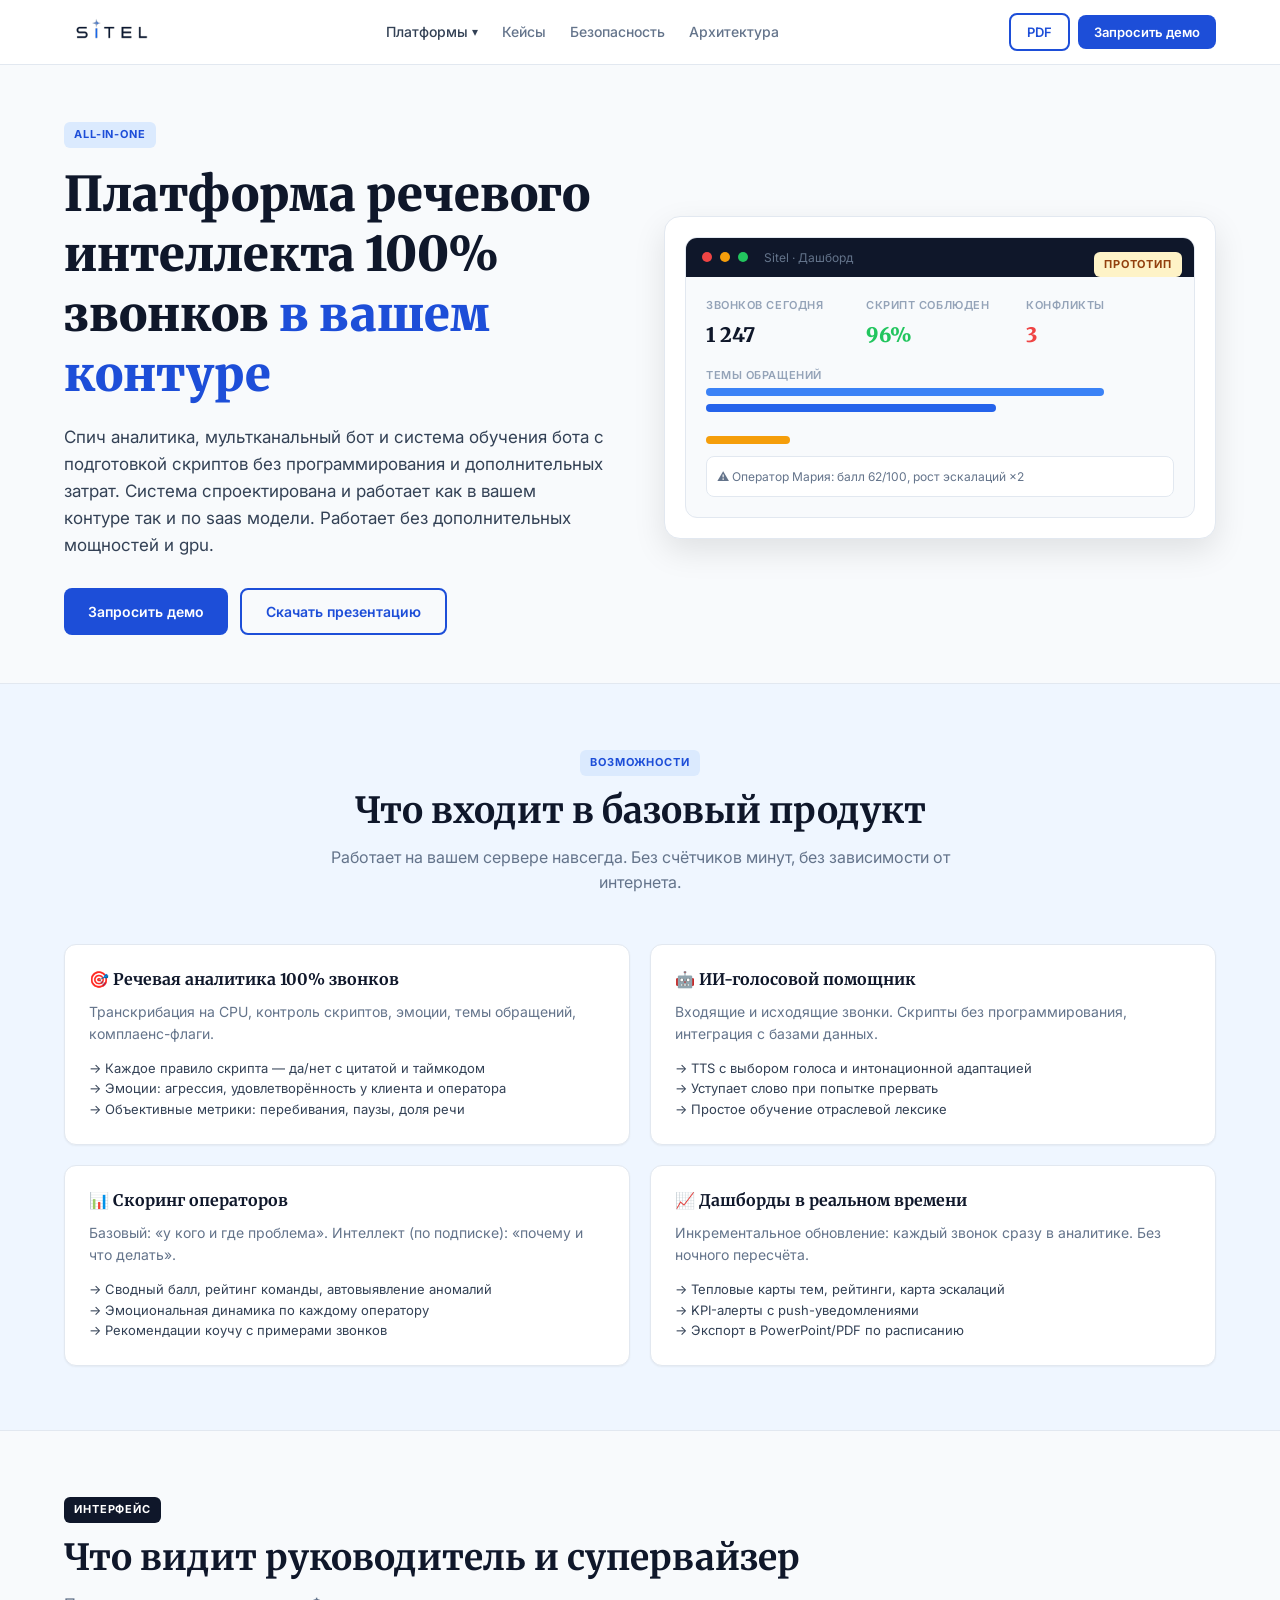
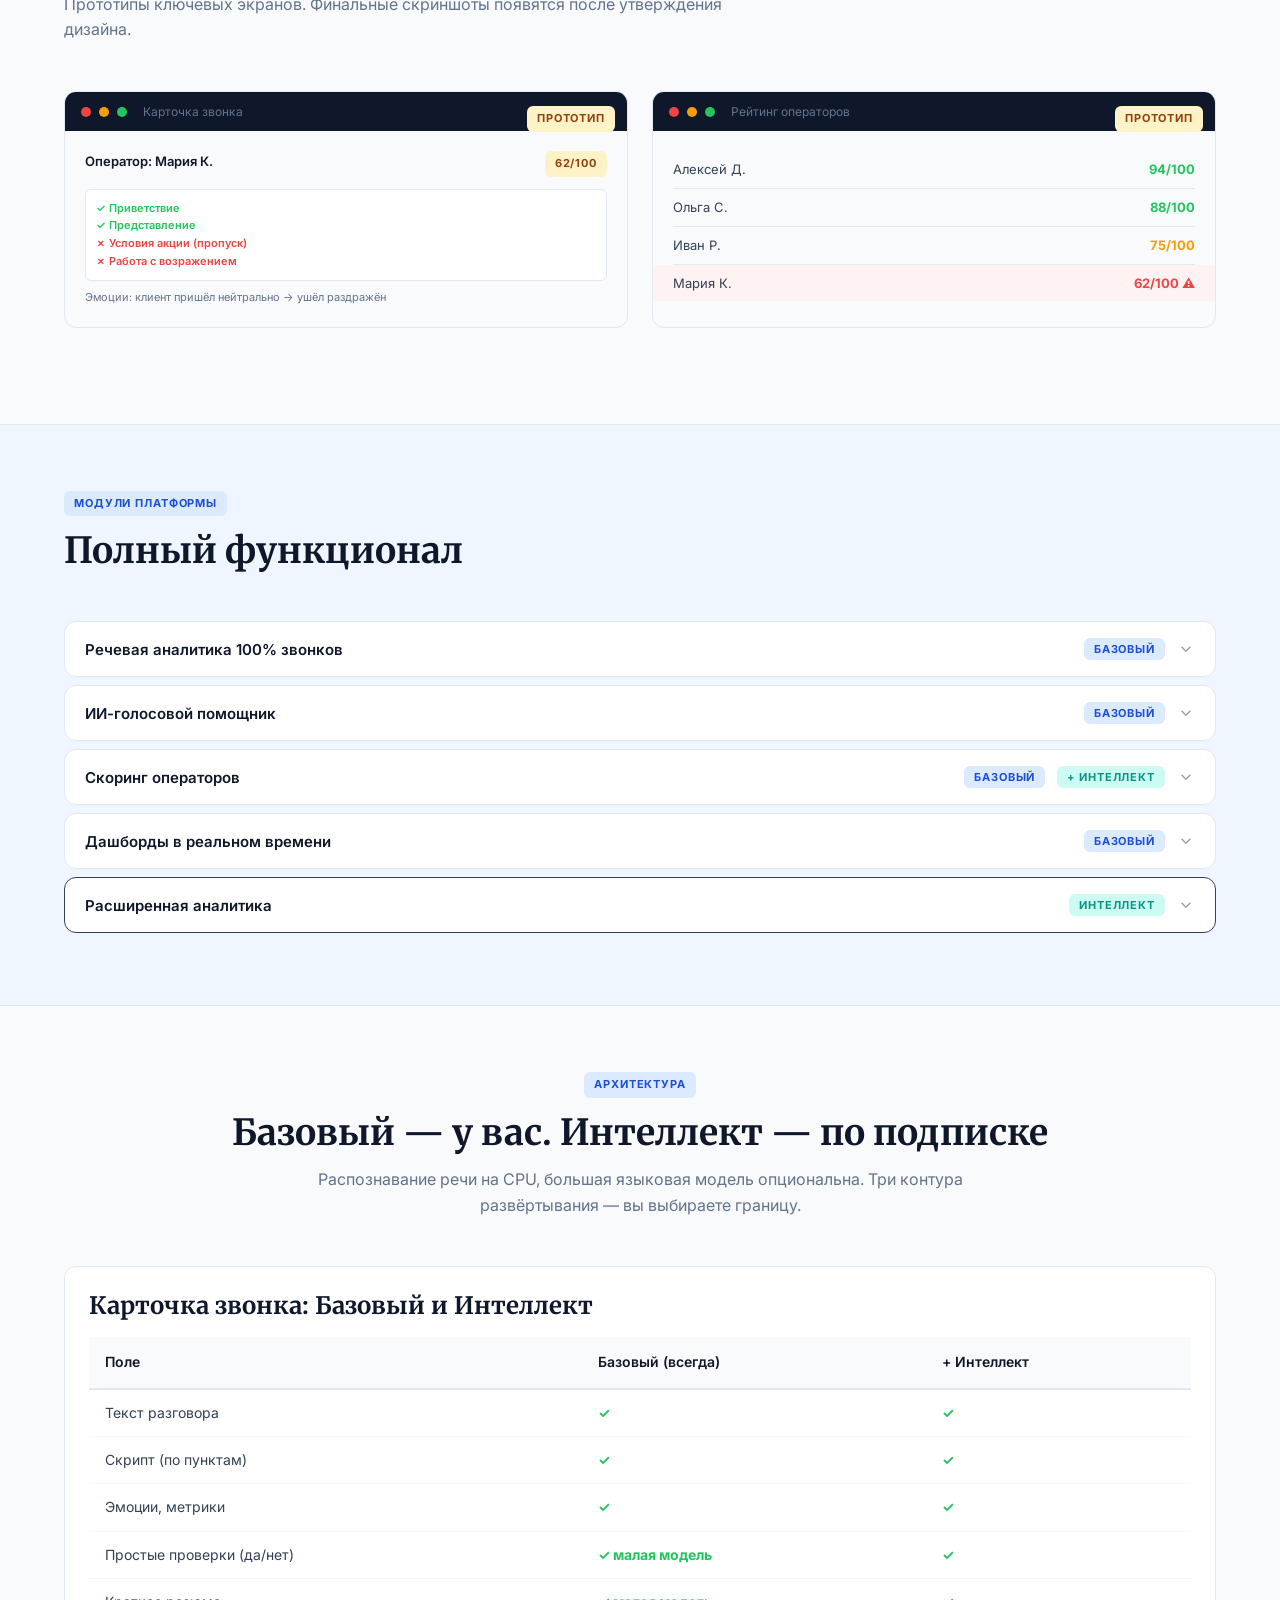
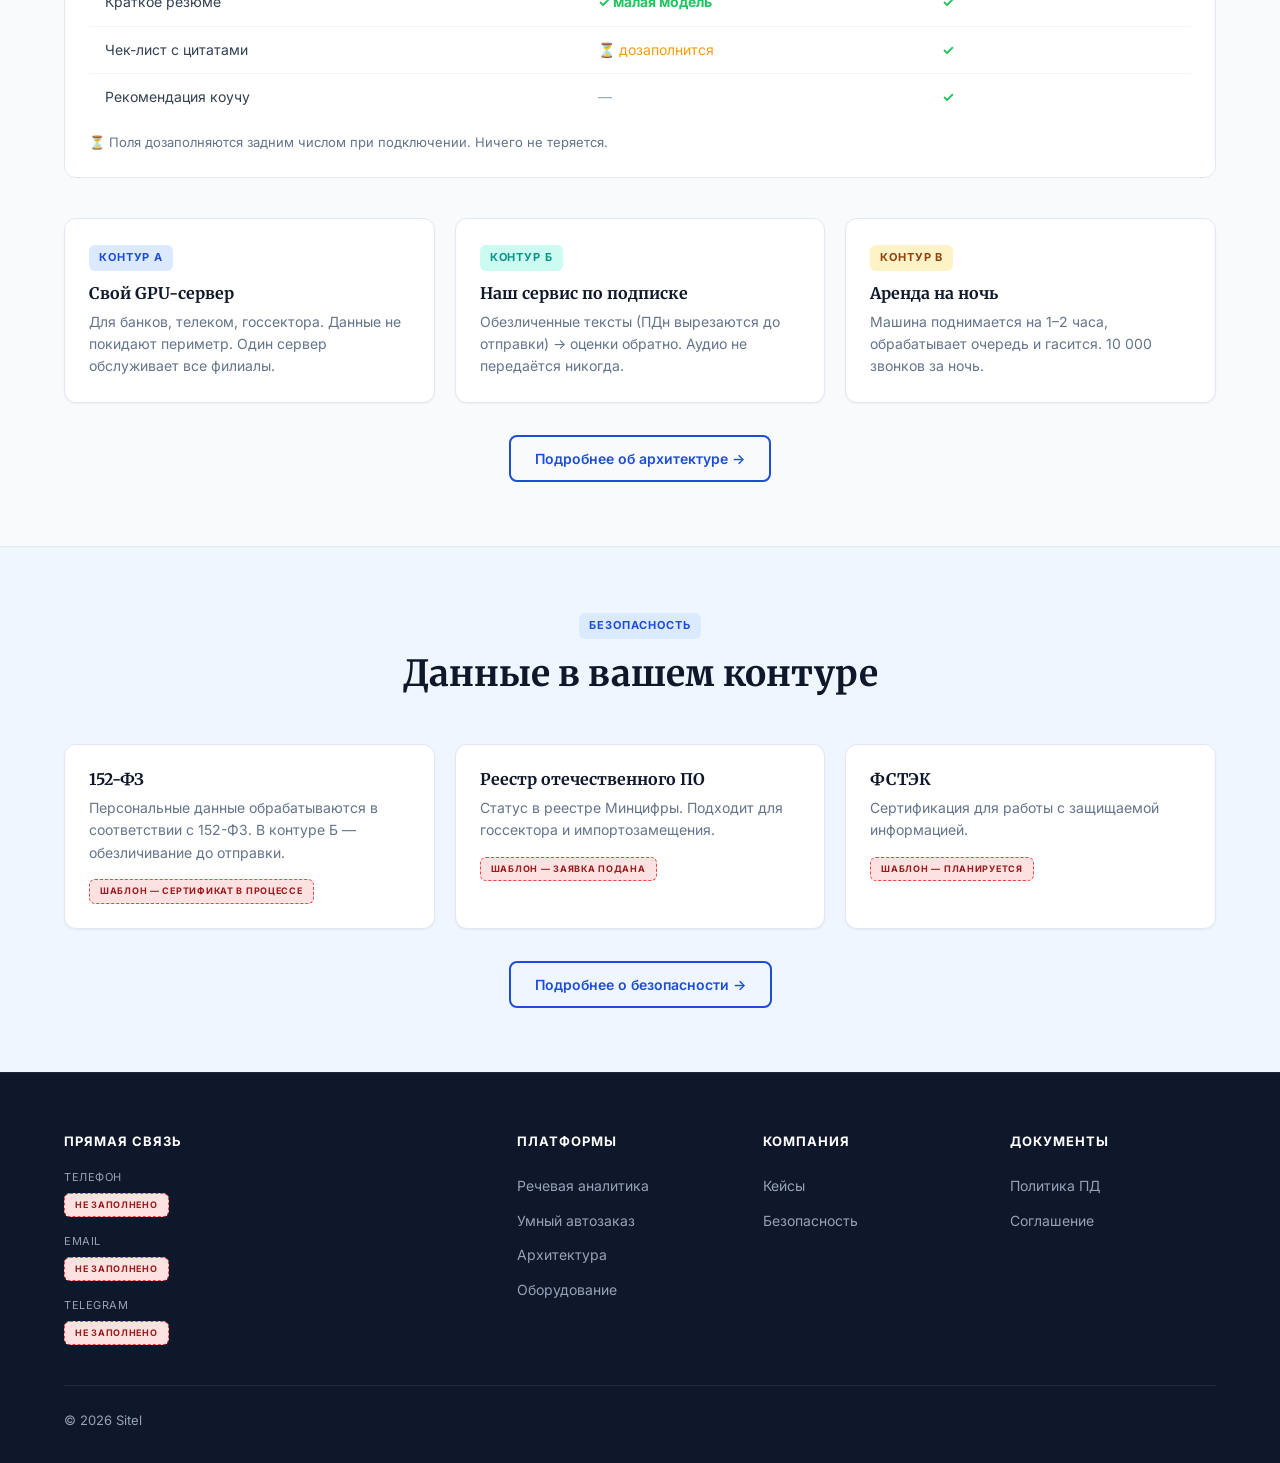
<file: index.html>
<!DOCTYPE html>
<html lang="ru">
<head>
  <meta charset="UTF-8">
  <meta name="viewport" content="width=device-width, initial-scale=1.0">
  <title>Sitel — Речевая аналитика 100% звонков в вашем контуре</title>
  <meta name="description" content="Речевая аналитика on-premise: расшифровка 100% звонков, контроль скриптов, оценка операторов. Базовый продукт — у вас навсегда. Пилот за 2–4 недели.">
  
  <meta property="og:title" content="Sitel — Речевая аналитика в вашем контуре">
  <meta property="og:description" content="100% звонков под контролем. Данные не покидают ваш контур.">
  <meta property="og:type" content="website">
  <meta property="og:image" content="https://sitel.ru/og-preview.png">
  
  <!-- Шрифты через Google Fonts CDN (как раньше) -->
  <link rel="preconnect" href="https://fonts.googleapis.com">
  <link rel="preconnect" href="https://fonts.gstatic.com" crossorigin>
  <link href="https://fonts.googleapis.com/css2?family=Inter:wght@400;500;600;700;800&family=Merriweather:wght@700;900&display=swap" rel="stylesheet">
  <link rel="stylesheet" href="css/styles.css">
  <!-- Favicon inline SVG -->
  <link rel="icon" type="image/svg+xml" href="data:image/svg+xml,<svg xmlns='http://www.w3.org/2000/svg' viewBox='0 0 100 100'><rect width='100' height='100' rx='20' fill='%231D4ED8'/><text x='50' y='68' text-anchor='middle' fill='white' font-size='58' font-family='Georgia' font-weight='900'>S</text></svg>">

</head>

<body>

<!-- HEADER -->
<header class="site-header" id="site-header">
  <div class="container header-inner">
    <a href="index.html" class="logo">
      <!-- <div class="logo-icon">S</div> -->
      <span class="logo-text"> <img class='logo-text-icon' src="logo/logo_sitel2.png" alt="Company Logo" height="100px"></span>
       <!-- <span class="logo-text">Sitel</span> -->
    </a>
    
    <nav class="nav-links">
      <div class="dropdown" id="products-dropdown">
        <button class="dropdown-toggle" onclick="toggleDropdown('products-dropdown')" aria-expanded="false">Платформы</button>
        <div class="dropdown-menu">
          <a href="index.html">Речевая аналитика </a>
          <a href="platforms/auto-order.html">Умный автозаказ</a>
          <a href="platforms/docs.html">Документооборот</a>
        </div>
      </div>
      <a href="cases.html">Кейсы</a>
      <a href="security.html">Безопасность</a>
      <a href="architecture.html">Архитектура</a>
    </nav>
    
    <div class="header-actions">
      <a href="downloads/sitel-presentation.pdf" download class="btn btn-outline btn-sm">PDF</a>
      <a href="contact.html" class="btn btn-primary btn-sm">Запросить демо</a>
    </div>
    
    <button class="mobile-toggle" onclick="document.getElementById('mobile-menu').classList.toggle('open')" aria-label="Меню">
      <svg width="24" height="24" viewBox="0 0 24 24" fill="none" stroke="currentColor" stroke-width="2"><line x1="3" y1="6" x2="21" y2="6"/><line x1="3" y1="12" x2="21" y2="12"/><line x1="3" y1="18" x2="21" y2="18"/></svg>
    </button>
  </div>
  
  <div class="mobile-menu" id="mobile-menu">
    <strong style="display:block;padding:12px 0;font-size:13px;color:var(--text-light);text-transform:uppercase;">Платформы</strong>
    <div class="mobile-submenu">
      <a href="index.html" onclick="closeMobile()">Речевая аналитика</a>
      <a href="platforms/auto-order.html" onclick="closeMobile()">Умный автозаказ</a>
      <a href="platforms/docs.html" onclick="closeMobile()">Документооборот</a>
    </div>
    <a href="cases.html" onclick="closeMobile()">Кейсы</a>
    <a href="security.html" onclick="closeMobile()">Безопасность</a>
    <a href="architecture.html" onclick="closeMobile()">Архитектура</a>
    <a href="contact.html" onclick="closeMobile()" style="color:var(--blue-700);font-weight:600;">Запросить демо →</a>
  </div>
</header>

<!-- HERO -->
<section class="hero">
  <div class="container">
    <div class="hero-grid">
      <div>
        <span class="badge badge-blue" style="margin-bottom:16px;">all-in-one</span>
        <h1>Платформа речевого интеллекта 100% звонков <span>в вашем контуре</span></h1>
        <p>Спич аналитика, мультканальный бот и система обучения бота с подготовкой скриптов без программирования и дополнительных затрат. Система спроектирована и работает как в вашем контуре так и по saas модели. Работает без дополнительных мощностей и gpu.</p>
        <div class="hero-buttons">
          <a href="contact.html" class="btn btn-primary">Запросить демо</a>
          <a href="downloads/sitel-presentation.pdf" download class="btn btn-outline">Скачать презентацию</a>
        </div>
      </div>
      <div class="hero-visual">
        <div class="proto-dashboard">
          <div class="proto-tag"><span class="badge badge-amber">ПРОТОТИП</span></div>
          <div class="proto-header">
            <div class="proto-dot" style="background:#EF4444;"></div>
            <div class="proto-dot" style="background:#F59E0B;"></div>
            <div class="proto-dot" style="background:#22C55E;"></div>
            <span style="color:#64748B;font-size:12px;margin-left:8px;">Sitel · Дашборд</span>
          </div>
          <div class="proto-body">
            <div style="display:grid;grid-template-columns:1fr 1fr 1fr;gap:12px;margin-bottom:16px;">
              <div><div class="proto-label">Звонков сегодня</div><div class="proto-value" style="font-size:1.25rem;">1 247</div></div>
              <div><div class="proto-label">Скрипт соблюден</div><div class="proto-value" style="font-size:1.25rem;color:var(--green-500);">96%</div></div>
              <div><div class="proto-label">Конфликты</div><div class="proto-value" style="font-size:1.25rem;color:var(--red-500);">3</div></div>
            </div>
            <div class="proto-label">Темы обращений</div>
            <div class="proto-bar" style="width:85%;background:var(--blue-500);"></div>
            <div class="proto-bar" style="width:62%;background:var(--blue-600);"></div>
            <div class="proto-bar" style="width:40%;background:var(--teal-500);"></div>
            <div class="proto-bar" style="width:18%;background:var(--amber-500);"></div>
            <div style="margin-top:12px;padding:10px;background:white;border-radius:8px;border:1px solid var(--border);">
              <div style="font-size:12px;color:var(--text-muted);">⚠ Оператор Мария: балл 62/100, рост эскалаций ×2</div>
            </div>
          </div>
        </div>
      </div>
    </div>
  </div>
</section>

<!-- KEY FEATURES -->
<section class="section-blue">
  <div class="container">
    <div style="text-align:center;margin-bottom:48px;">
      <span class="badge badge-blue" style="margin-bottom:12px;">ВОЗМОЖНОСТИ</span>
      <h2>Что входит в базовый продукт</h2>
      <p style="max-width:640px;margin:12px auto 0;color:var(--text-muted);">Работает на вашем сервере навсегда. Без счётчиков минут, без зависимости от интернета.</p>
    </div>
    <div class="features-grid">
      <div class="card">
        <h4 style="margin-bottom:12px;">🎯 Речевая аналитика 100% звонков</h4>
        <p style="font-size:14px;color:var(--text-muted);margin-bottom:12px;">Транскрибация на CPU, контроль скриптов, эмоции, темы обращений, комплаенс-флаги.</p>
        <ul style="list-style:none;font-size:13px;color:var(--text-secondary);">
          <li>→ Каждое правило скрипта — да/нет с цитатой и таймкодом</li>
          <li>→ Эмоции: агрессия, удовлетворённость у клиента и оператора</li>
          <li>→ Объективные метрики: перебивания, паузы, доля речи</li>
        </ul>
      </div>
      <div class="card">
        <h4 style="margin-bottom:12px;">🤖 ИИ-голосовой помощник</h4>
        <p style="font-size:14px;color:var(--text-muted);margin-bottom:12px;">Входящие и исходящие звонки. Скрипты без программирования, интеграция с базами данных.</p>
        <ul style="list-style:none;font-size:13px;color:var(--text-secondary);">
          <li>→ TTS с выбором голоса и интонационной адаптацией</li>
          <li>→ Уступает слово при попытке прервать</li>
          <li>→ Простое обучение отраслевой лексике</li>
        </ul>
      </div>
      <div class="card">
        <h4 style="margin-bottom:12px;">📊 Скоринг операторов</h4>
        <p style="font-size:14px;color:var(--text-muted);margin-bottom:12px;">Базовый: «у кого и где проблема». Интеллект (по подписке): «почему и что делать».</p>
        <ul style="list-style:none;font-size:13px;color:var(--text-secondary);">
          <li>→ Сводный балл, рейтинг команды, автовыявление аномалий</li>
          <li>→ Эмоциональная динамика по каждому оператору</li>
          <li>→ Рекомендации коучу с примерами звонков</li>
        </ul>
      </div>
      <div class="card">
        <h4 style="margin-bottom:12px;">📈 Дашборды в реальном времени</h4>
        <p style="font-size:14px;color:var(--text-muted);margin-bottom:12px;">Инкрементальное обновление: каждый звонок сразу в аналитике. Без ночного пересчёта.</p>
        <ul style="list-style:none;font-size:13px;color:var(--text-secondary);">
          <li>→ Тепловые карты тем, рейтинги, карта эскалаций</li>
          <li>→ KPI-алерты с push-уведомлениями</li>
          <li>→ Экспорт в PowerPoint/PDF по расписанию</li>
        </ul>
      </div>
    </div>
  </div>
</section>

<!-- PRODUCT PROTOTYPES -->
<section>
  <div class="container">
    <div style="margin-bottom:48px;">
      <span class="badge badge-dark" style="margin-bottom:12px;">ИНТЕРФЕЙС</span>
      <h2 style="margin-bottom:12px;">Что видит руководитель и супервайзер</h2>
      <p style="max-width:720px;color:var(--text-muted);">Прототипы ключевых экранов. Финальные скриншоты появятся после утверждения дизайна.</p>
    </div>

    <div style="display:grid;grid-template-columns:1fr 1fr;gap:24px;margin-bottom:32px;">
      <div class="proto-dashboard">
        <div class="proto-tag"><span class="badge badge-amber">ПРОТОТИП</span></div>
        <div class="proto-header">
          <div class="proto-dot" style="background:#EF4444;"></div>
          <div class="proto-dot" style="background:#F59E0B;"></div>
          <div class="proto-dot" style="background:#22C55E;"></div>
          <span style="color:#64748B;font-size:12px;margin-left:8px;">Карточка звонка</span>
        </div>
        <div class="proto-body" style="font-size:13px;">
          <div style="display:flex;justify-content:space-between;margin-bottom:12px;">
            <span style="font-weight:600;color:var(--text-primary);">Оператор: Мария К.</span>
            <span class="badge badge-amber">62/100</span>
          </div>
          <div style="background:white;padding:10px;border-radius:6px;border:1px solid var(--border);margin-bottom:8px;">
            <div style="color:var(--green-500);font-size:11px;font-weight:600;">✓ Приветствие</div>
            <div style="color:var(--green-500);font-size:11px;font-weight:600;">✓ Представление</div>
            <div style="color:var(--red-500);font-size:11px;font-weight:600;">✗ Условия акции (пропуск)</div>
            <div style="color:var(--red-500);font-size:11px;font-weight:600;">✗ Работа с возражением</div>
          </div>
          <div style="font-size:11px;color:var(--text-muted);">Эмоции: клиент пришёл нейтрально → ушёл раздражён</div>
        </div>
      </div>
      <div class="proto-dashboard">
        <div class="proto-tag"><span class="badge badge-amber">ПРОТОТИП</span></div>
        <div class="proto-header">
          <div class="proto-dot" style="background:#EF4444;"></div>
          <div class="proto-dot" style="background:#F59E0B;"></div>
          <div class="proto-dot" style="background:#22C55E;"></div>
          <span style="color:#64748B;font-size:12px;margin-left:8px;">Рейтинг операторов</span>
        </div>
        <div class="proto-body" style="font-size:13px;">
          <div style="display:flex;justify-content:space-between;padding:8px 0;border-bottom:1px solid var(--border);">
            <span>Алексей Д.</span><span style="color:var(--green-500);font-weight:700;">94/100</span>
          </div>
          <div style="display:flex;justify-content:space-between;padding:8px 0;border-bottom:1px solid var(--border);">
            <span>Ольга С.</span><span style="color:var(--green-500);font-weight:700;">88/100</span>
          </div>
          <div style="display:flex;justify-content:space-between;padding:8px 0;border-bottom:1px solid var(--border);">
            <span>Иван Р.</span><span style="color:var(--amber-500);font-weight:700;">75/100</span>
          </div>
          <div style="display:flex;justify-content:space-between;padding:8px 0;background:#FEF2F2;margin:0 -20px;padding:8px 20px;border-radius:4px;">
            <span>Мария К.</span><span style="color:var(--red-500);font-weight:700;">62/100 ⚠</span>
          </div>
        </div>
      </div>
    </div>


  </div>
</section>

<!-- MODULES ACCORDION -->
<section class="section-blue">
  <div class="container">
    <div style="margin-bottom:48px;">
      <span class="badge badge-blue" style="margin-bottom:12px;">МОДУЛИ ПЛАТФОРМЫ</span>
      <h2>Полный функционал</h2>
    </div>

    <div class="accordion-item">
      <button class="accordion-btn" onclick="toggleAccordion(this)" aria-expanded="false">
        <span class="title">Речевая аналитика 100% звонков</span>
        <span class="badge badge-blue">БАЗОВЫЙ</span>
        <svg class="arrow" width="18" height="18" viewBox="0 0 24 24" fill="none" stroke="currentColor" stroke-width="2"><polyline points="6 9 12 15 18 9"/></svg>
      </button>
      <div class="accordion-content"><div class="accordion-body"><ul>
        <li>Транскрибация 100% разговоров на CPU</li>
        <li>Контроль скриптов: каждое правило — да/нет с цитатой и таймкодом</li>
        <li>Эмоции: агрессия, удовлетворённость — у клиента и оператора</li>
        <li>Перебивания, паузы, темп, доля речи оператора</li>
        <li>Флаги комплаенса: запрещённые фразы, дисклеймеры</li>
        <li>Темы обращений: что растёт, что появилось впервые</li>
      </ul></div></div>
    </div>

    <div class="accordion-item">
      <button class="accordion-btn" onclick="toggleAccordion(this)" aria-expanded="false">
        <span class="title">ИИ-голосовой помощник</span>
        <span class="badge badge-blue">БАЗОВЫЙ</span>
        <svg class="arrow" width="18" height="18" viewBox="0 0 24 24" fill="none" stroke="currentColor" stroke-width="2"><polyline points="6 9 12 15 18 9"/></svg>
      </button>
      <div class="accordion-content"><div class="accordion-body"><ul>
        <li>Входящие и исходящие звонки</li>
        <li>Создание скриптов без программирования</li>
        <li>Лёгкая интеграция с существующими базами данных</li>
        <li>Простое обучение отраслевой лексике</li>
        <li>TTS с выбором голоса и интонационной адаптацией</li>
        <li>Уступает слово при попытке прервать</li>
      </ul></div></div>
    </div>

    <div class="accordion-item">
      <button class="accordion-btn" onclick="toggleAccordion(this)" aria-expanded="false">
        <span class="title">Скоринг операторов</span>
        <span class="badge badge-blue">БАЗОВЫЙ</span>
        <span class="badge badge-teal">+ ИНТЕЛЛЕКТ</span>
        <svg class="arrow" width="18" height="18" viewBox="0 0 24 24" fill="none" stroke="currentColor" stroke-width="2"><polyline points="6 9 12 15 18 9"/></svg>
      </button>
      <div class="accordion-content"><div class="accordion-body">
        <p style="font-size:14px;margin-bottom:12px;color:var(--text-secondary);">Базовый: <strong>«у кого и где»</strong>. Интеллект: <strong style="color:var(--teal-600);">«почему и что делать»</strong>.</p>
        <div style="display:grid;grid-template-columns:1fr 1fr;gap:12px;margin-bottom:12px;">
          <div style="padding:12px;background:var(--bg);border-radius:8px;">
            <div style="font-size:12px;font-weight:700;color:var(--blue-700);margin-bottom:8px;">БАЗОВЫЙ (ВСЕГДА)</div>
            <div style="font-size:13px;">✓ Скрипт по каждому звонку<br>✓ Перебивания, паузы, доля речи<br>✓ Эмоциональная динамика<br>✓ Сводный балл, рейтинг<br>✓ Автовыявление аномалий</div>
          </div>
          <div style="padding:12px;background:var(--teal-100);border-radius:8px;">
            <div style="font-size:12px;font-weight:700;color:var(--teal-600);margin-bottom:8px;">ИНТЕЛЛЕКТ (ПО ПОДПИСКЕ)</div>
            <div style="font-size:13px;">✓ Чек-лист с цитатами<br>✓ Паттерны ошибок<br>✓ Рекомендации коучу<br>✓ Плейбук лучших<br>✓ Прогноз оттока</div>
          </div>
        </div>
        <div style="padding:12px;background:var(--bg);border-radius:8px;font-size:13px;"><strong>Пример:</strong> «Мария: 62/100; в возражениях о цене не выявляет потребность — 14 из 17. Рекомендация: тренинг, 5 эталонных звонков приложены».</div>
      </div></div>
    </div>

    <div class="accordion-item">
      <button class="accordion-btn" onclick="toggleAccordion(this)" aria-expanded="false">
        <span class="title">Дашборды в реальном времени</span>
        <span class="badge badge-blue">БАЗОВЫЙ</span>
        <svg class="arrow" width="18" height="18" viewBox="0 0 24 24" fill="none" stroke="currentColor" stroke-width="2"><polyline points="6 9 12 15 18 9"/></svg>
      </button>
      <div class="accordion-content"><div class="accordion-body"><ul>
        <li>Инкрементально: каждый звонок сразу в аналитике</li>
        <li>Тепловые карты тем, рейтинги, карта эскалаций</li>
        <li>KPI-алерты с push-уведомлениями</li>
        <li>Экспорт в PowerPoint/PDF по расписанию</li>
      </ul></div></div>
    </div>

    <div class="accordion-item" style="border-color:var(--teal-500);">
      <button class="accordion-btn" onclick="toggleAccordion(this)" aria-expanded="false">
        <span class="title">Расширенная аналитика</span>
        <span class="badge badge-teal">ИНТЕЛЛЕКТ</span>
        <svg class="arrow" width="18" height="18" viewBox="0 0 24 24" fill="none" stroke="currentColor" stroke-width="2"><polyline points="6 9 12 15 18 9"/></svg>
      </button>
      <div class="accordion-content"><div class="accordion-body">
        <p style="font-size:14px;margin-bottom:12px;">Большая языковая модель (32+ млрд параметров). Объясняет причины, даёт рекомендации, прогнозирует поведение клиентов.</p>
        <ul>
          <li>Полный чек-лист с цитатами-обоснованиями</li>
          <li>Паттерны проблем по сотням звонков</li>
          <li>Еженедельные дайджесты для руководства</li>
          <li>Прогноз оттока клиентов</li>
          <li><strong>Самообучение бота:</strong> лучшие ответы → навыки</li>
        </ul>
        <div style="margin-top:12px;padding:12px;background:var(--teal-100);border-radius:8px;font-size:13px;"><strong style="color:var(--teal-600);">Важно:</strong> отключение подписки не приводит к потере данных.</div>
      </div></div>
    </div>
  </div>
</section>

<!-- ARCHITECTURE PREVIEW -->
<section>
  <div class="container">
    <div style="text-align:center;margin-bottom:48px;">
      <span class="badge badge-blue" style="margin-bottom:12px;">АРХИТЕКТУРА</span>
      <h2>Базовый — у вас. Интеллект — по подписке</h2>
      <p style="max-width:720px;margin:12px auto 0;color:var(--text-muted);">Распознавание речи на CPU, большая языковая модель опциональна. Три контура развёртывания — вы выбираете границу.</p>
    </div>

    <div class="card-flat" style="margin-bottom:40px;overflow-x:auto;">
      <h3 style="margin-bottom:16px;">Карточка звонка: Базовый и Интеллект</h3>
      <table class="compare-table">
        <thead><tr><th>Поле</th><th>Базовый (всегда)</th><th>+ Интеллект</th></tr></thead>
        <tbody>
          <tr><td>Текст разговора</td><td class="check">✓</td><td class="check">✓</td></tr>
          <tr><td>Скрипт (по пунктам)</td><td class="check">✓</td><td class="check">✓</td></tr>
          <tr><td>Эмоции, метрики</td><td class="check">✓</td><td class="check">✓</td></tr>
          <tr><td>Простые проверки (да/нет)</td><td class="check">✓ малая модель</td><td class="check">✓</td></tr>
          <tr><td>Краткое резюме</td><td class="check">✓ малая модель</td><td class="check">✓</td></tr>
          <tr><td>Чек-лист с цитатами</td><td class="pending">⏳ дозаполнится</td><td class="check">✓</td></tr>
          <tr><td>Рекомендация коучу</td><td class="dash">—</td><td class="check">✓</td></tr>
        </tbody>
      </table>
      <p style="font-size:13px;color:var(--text-muted);margin-top:12px;">⏳ Поля дозаполняются задним числом при подключении. Ничего не теряется.</p>
    </div>

    <div style="display:grid;grid-template-columns:repeat(3,1fr);gap:20px;">
      <div class="card">
        <span class="badge badge-blue" style="margin-bottom:12px;">КОНТУР А</span>
        <h4 style="margin-bottom:8px;">Свой GPU-сервер</h4>
        <p style="font-size:14px;color:var(--text-muted);">Для банков, телеком, госсектора. Данные не покидают периметр. Один сервер обслуживает все филиалы.</p>
      </div>
      <div class="card">
        <span class="badge badge-teal" style="margin-bottom:12px;">КОНТУР Б</span>
        <h4 style="margin-bottom:8px;">Наш сервис по подписке</h4>
        <p style="font-size:14px;color:var(--text-muted);">Обезличенные тексты (ПДн вырезаются до отправки) → оценки обратно. Аудио не передаётся никогда.</p>
      </div>
      <div class="card">
        <span class="badge badge-amber" style="margin-bottom:12px;">КОНТУР В</span>
        <h4 style="margin-bottom:8px;">Аренда на ночь</h4>
        <p style="font-size:14px;color:var(--text-muted);">Машина поднимается на 1–2 часа, обрабатывает очередь и гасится. 10 000 звонков за ночь.</p>
      </div>
    </div>

    <div style="text-align:center;margin-top:32px;">
      <a href="architecture.html" class="btn btn-outline">Подробнее об архитектуре →</a>
    </div>
  </div>
</section>

<!-- SECURITY PREVIEW -->
<section class="section-blue">
  <div class="container">
    <div style="text-align:center;margin-bottom:48px;">
      <span class="badge badge-blue" style="margin-bottom:12px;">БЕЗОПАСНОСТЬ</span>
      <h2>Данные в вашем контуре</h2>
    </div>
    <div class="security-grid">
      <div class="card">
        <h4 style="margin-bottom:8px;">152-ФЗ</h4>
        <p style="font-size:14px;color:var(--text-muted);margin-bottom:12px;">Персональные данные обрабатываются в соответствии с 152-ФЗ. В контуре Б — обезличивание до отправки.</p>
        <span class="badge badge-template">ШАБЛОН — СЕРТИФИКАТ В ПРОЦЕССЕ</span>
      </div>
      <div class="card">
        <h4 style="margin-bottom:8px;">Реестр отечественного ПО</h4>
        <p style="font-size:14px;color:var(--text-muted);margin-bottom:12px;">Статус в реестре Минцифры. Подходит для госсектора и импортозамещения.</p>
        <span class="badge badge-template">ШАБЛОН — ЗАЯВКА ПОДАНА</span>
      </div>
      <div class="card">
        <h4 style="margin-bottom:8px;">ФСТЭК</h4>
        <p style="font-size:14px;color:var(--text-muted);margin-bottom:12px;">Сертификация для работы с защищаемой информацией.</p>
        <span class="badge badge-template">ШАБЛОН — ПЛАНИРУЕТСЯ</span>
      </div>
    </div>
    <div style="text-align:center;margin-top:32px;">
      <a href="security.html" class="btn btn-outline">Подробнее о безопасности →</a>
    </div>
  </div>
</section>


<!-- FOOTER -->
<footer class="site-footer">
  <div class="container">
    <div class="footer-top-grid">
      
      <!-- Колонка 1: Контакты -->
      <div class="footer-info-block">
        <h4>ПРЯМАЯ СВЯЗЬ</h4>
        <div class="contact-item">
          <span class="contact-label">Телефон</span>
          <span class="contact-value"><span class="badge badge-template">НЕ ЗАПОЛНЕНО</span></span>
        </div>
        <div class="contact-item">
          <span class="contact-label">Email</span>
          <span class="contact-value"><span class="badge badge-template">НЕ ЗАПОЛНЕНО</span></span>
        </div>
        <div class="contact-item">
          <span class="contact-label">Telegram</span>
          <span class="contact-value"><span class="badge badge-template">НЕ ЗАПОЛНЕНО</span></span>
        </div>
      </div>
      
      <!-- Колонка 2: Платформы -->
      <div class="footer-info-block">
        <h4>ПЛАТФОРМЫ</h4>
        <a href="index.html">Речевая аналитика</a>
        <a href="platforms/auto-order.html">Умный автозаказ</a>
        <a href="architecture.html">Архитектура</a>
        <a href="platforms/auto-order.html">Оборудование</a>
      </div>

      <!-- Колонка 3: Компания -->
      <div class="footer-info-block">
        <h4>КОМПАНИЯ</h4>
        <a href="cases.html">Кейсы</a>
        <a href="security.html">Безопасность</a>
      </div>

      <!-- Колонка 4: Документы -->
      <div class="footer-info-block">
        <h4>ДОКУМЕНТЫ</h4>
        <a href="privacy.html">Политика ПД</a>
        <a href="#">Соглашение</a>
      </div>

    </div>
    
    <div class="footer-bottom">
      <div style="display:flex;align-items:center;gap:4px;">
        <span>© 2026 Sitel</span>
      </div>
    </div>
  </div>
</footer>

<script>
// Header scroll
const header = document.getElementById('site-header');
window.addEventListener('scroll', () => {
  header.classList.toggle('scrolled', window.scrollY > 20);
}, { passive: true });

// Mobile menu
function closeMobile() { 
  document.getElementById('mobile-menu').classList.remove('open'); 
}

// Dropdown
function toggleDropdown(id) {
  const dropdown = document.getElementById(id);
  if (!dropdown) return;
  dropdown.classList.toggle('open');
}

document.addEventListener('click', (e) => {
  document.querySelectorAll('.dropdown.open').forEach(d => {
    if (!d.contains(e.target)) d.classList.remove('open');
  });
});

// Accordion
function toggleAccordion(btn) {
  const content = btn.nextElementSibling;
  const arrow = btn.querySelector('.arrow');
  if (!content || !arrow) return;
  const isOpen = content.classList.contains('open');
  document.querySelectorAll('.accordion-content').forEach(c => c.classList.remove('open'));
  document.querySelectorAll('.arrow').forEach(a => a.classList.remove('open'));
  btn.setAttribute('aria-expanded', !isOpen);
  if (!isOpen) { content.classList.add('open'); arrow.classList.add('open'); }
}

// Smooth scroll
document.querySelectorAll('a[href^="#"]').forEach(a => {
  a.addEventListener('click', function(e) {
    const href = this.getAttribute('href');
    if (href === '#' || this.getAttribute('onclick')) return;
    const target = document.querySelector(href);
    if (target) { 
      e.preventDefault(); 
      window.scrollTo({ top: target.getBoundingClientRect().top + window.pageYOffset - 80, behavior: 'smooth' }); 
      closeMobile(); 
    }
  });
});
</script>
</body>
</html>
</file>
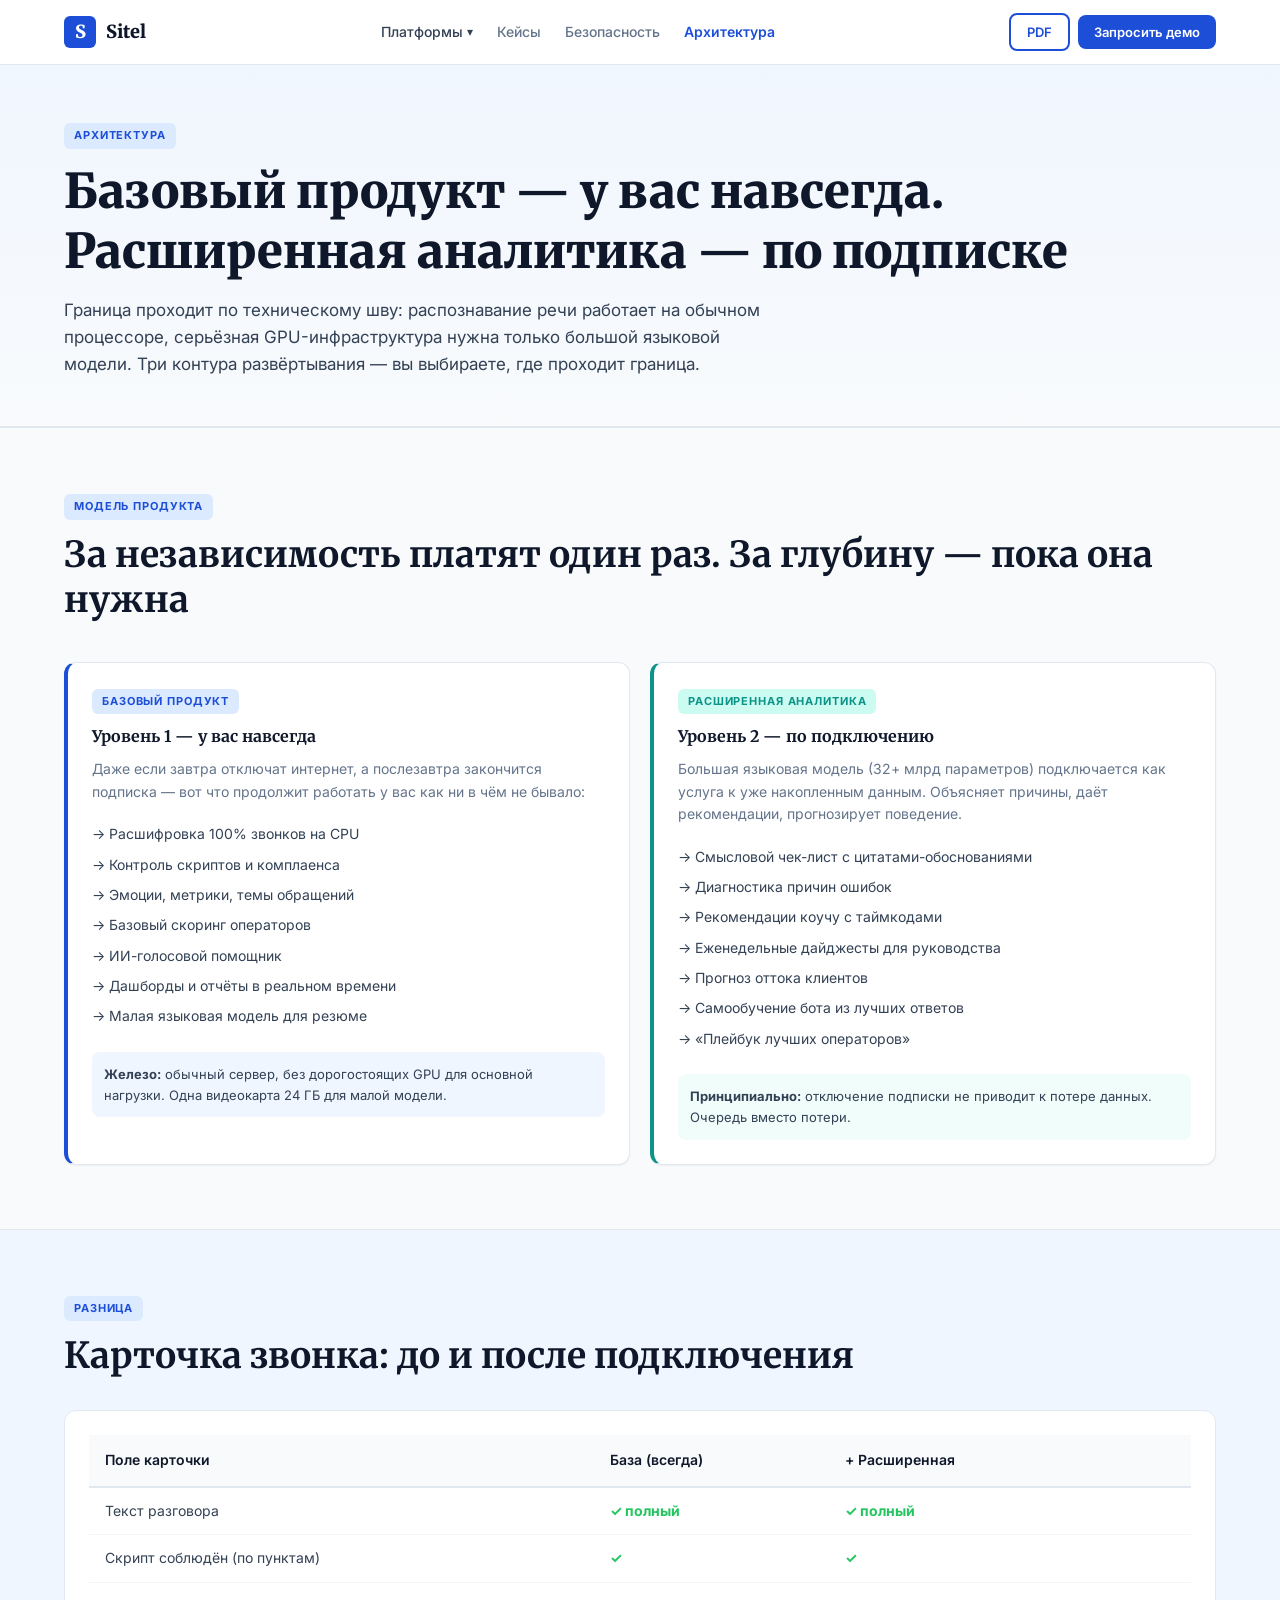
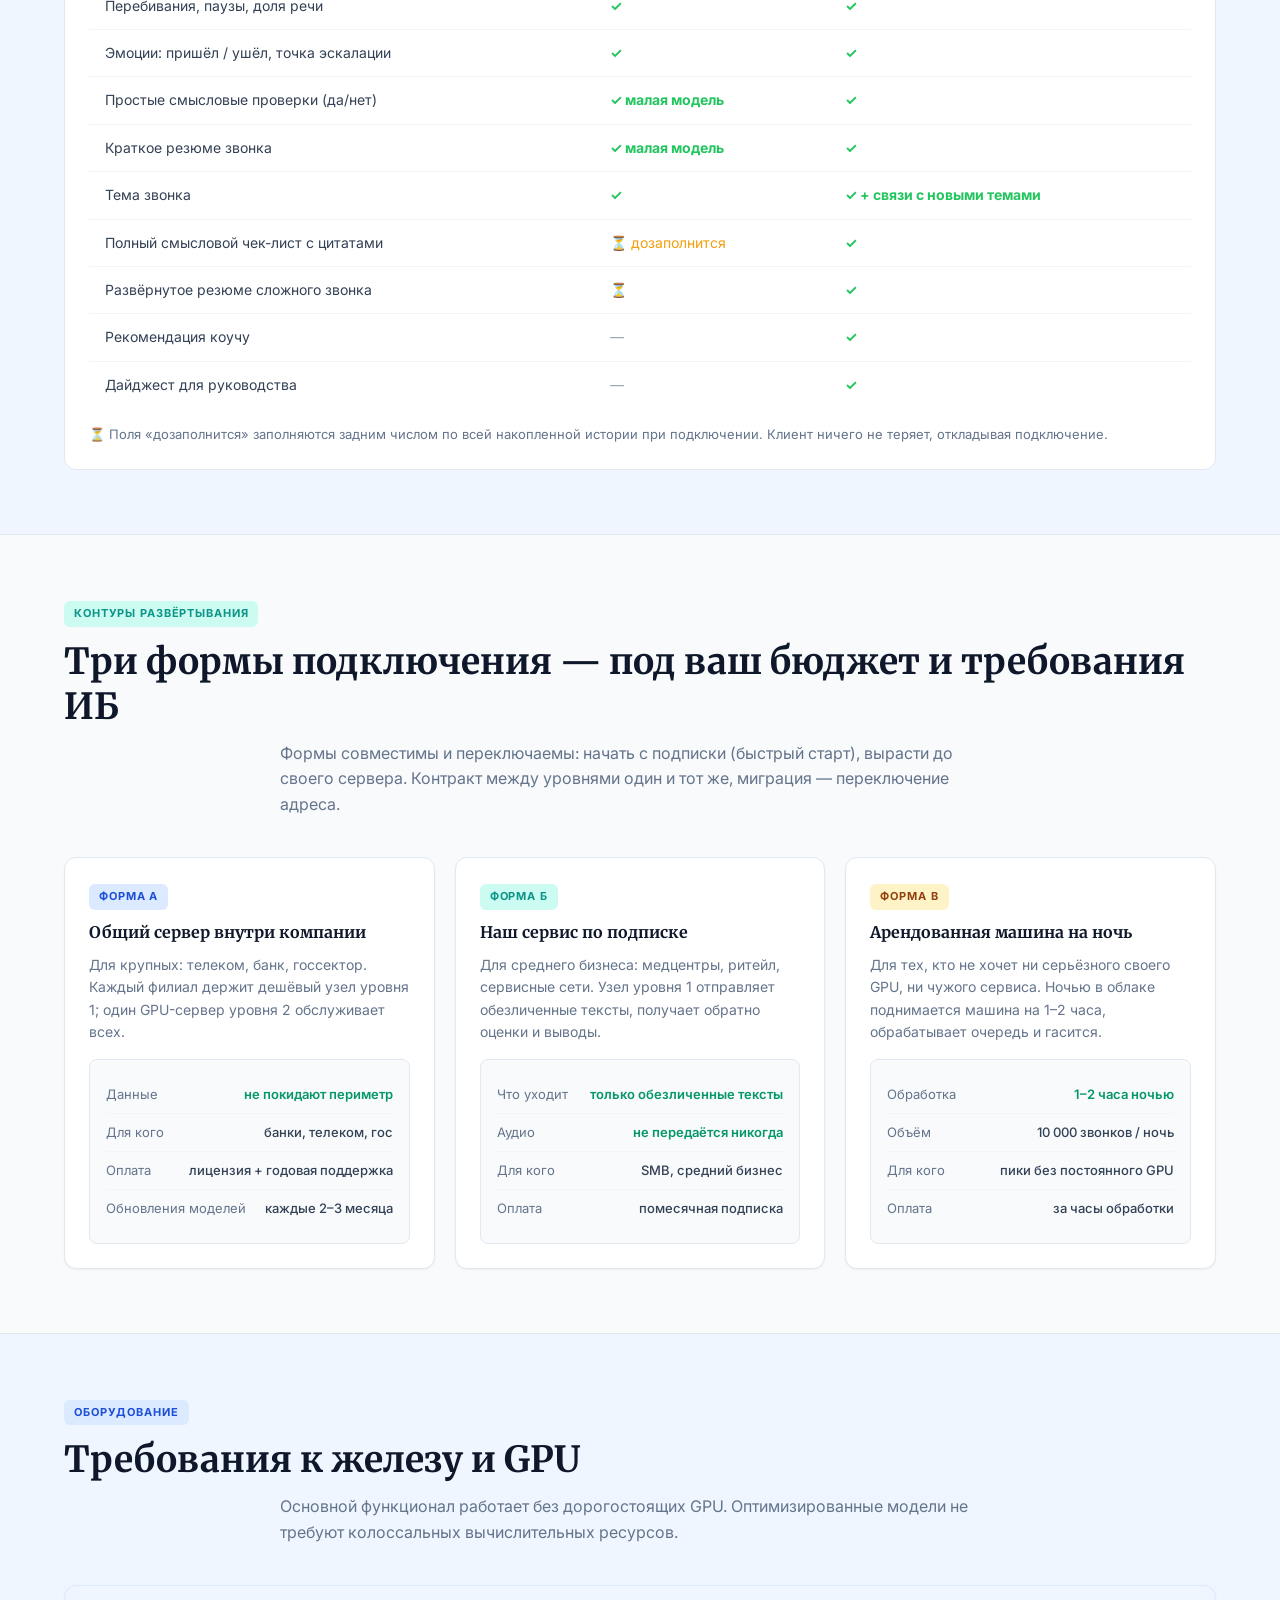
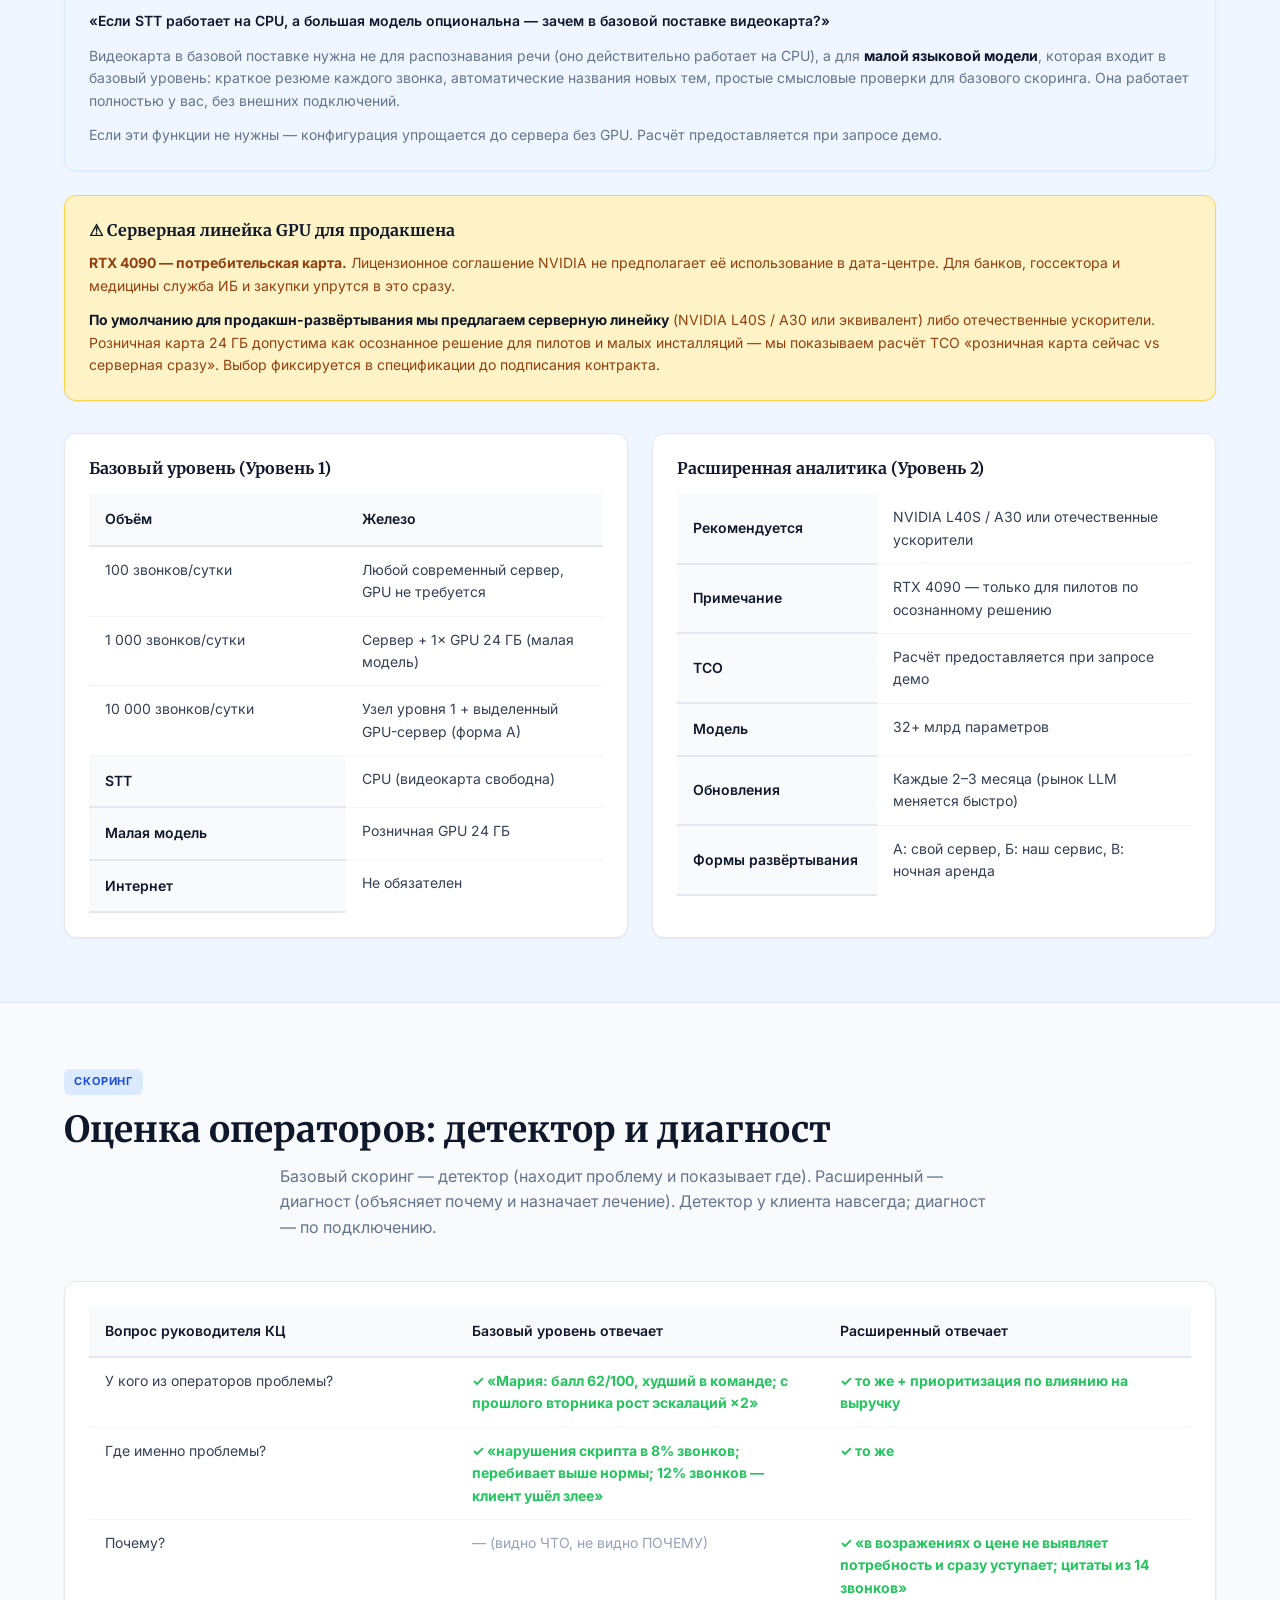
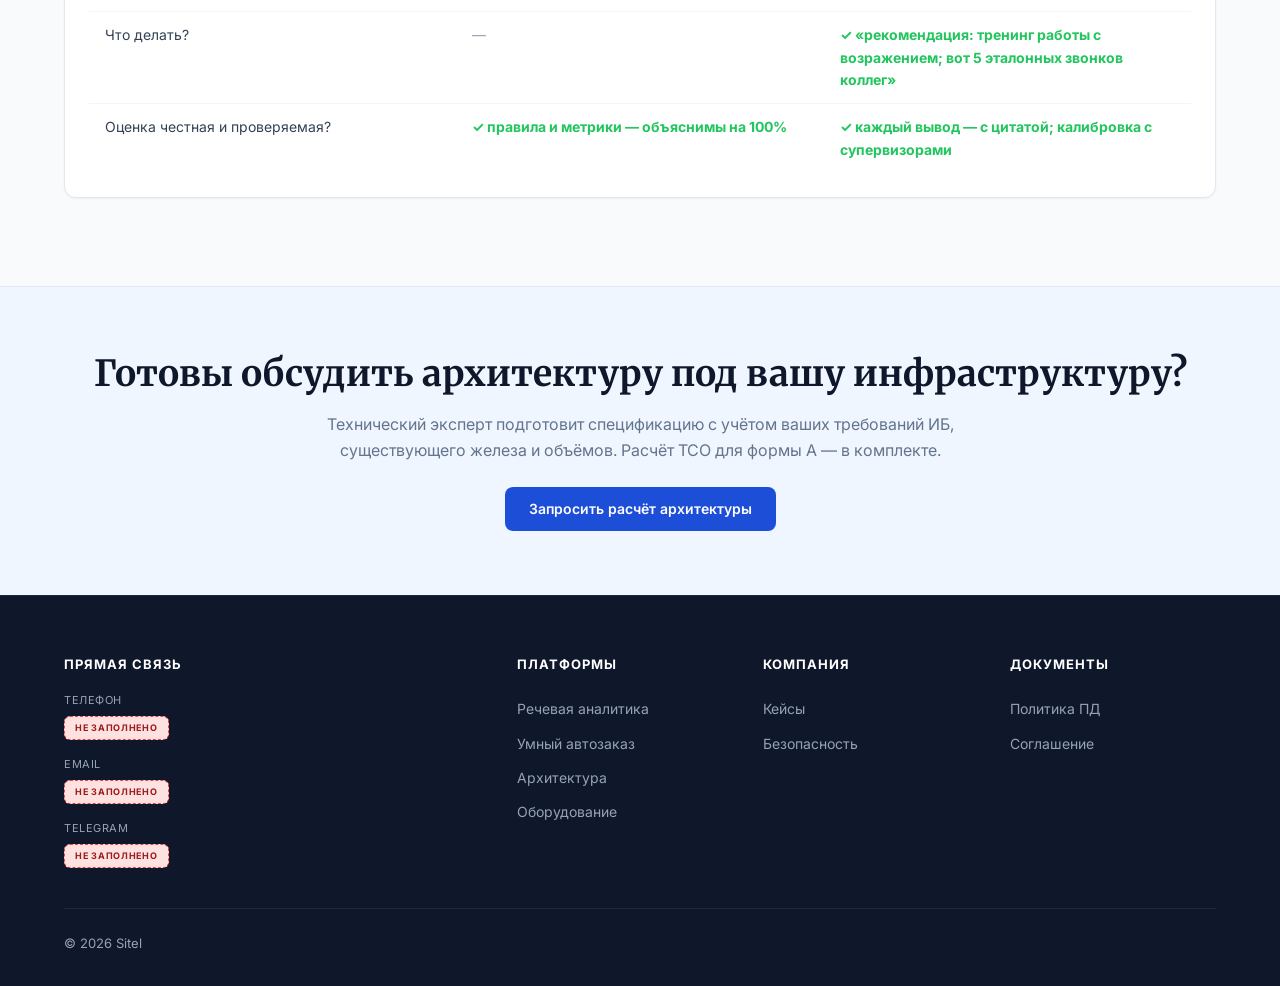
<file: architecture.html>
<!DOCTYPE html>
<html lang="ru">
<head>
  <meta charset="UTF-8">
  <meta name="viewport" content="width=device-width, initial-scale=1.0">
  <title>Архитектура и оборудование — Sitel</title>
  <meta name="description" content="Двухуровневая архитектура речевой аналитики. Три контура развёртывания, требования к оборудованию, GPU-серверы.">
  
  <meta property="og:title" content="Архитектура и оборудование — Sitel">
  <meta property="og:description" content="Три контура развёртывания, серверные GPU, расчёт TCO, таблица карточки звонка до и после.">
  <meta property="og:type" content="website">
  <meta property="og:image" content="/images/og-preview.png">
  <meta property="og:url" content="/architecture.html">
  
  <link rel="icon" type="image/svg+xml" href="data:image/svg+xml,<svg xmlns='http://www.w3.org/2000/svg' viewBox='0 0 100 100'><rect width='100' height='100' rx='20' fill='%231D4ED8'/><text x='50' y='68' text-anchor='middle' fill='white' font-size='58' font-family='Georgia' font-weight='900'>S</text></svg>">
  
  <link rel="preconnect" href="https://fonts.googleapis.com">
  <link rel="preconnect" href="https://fonts.gstatic.com" crossorigin>
  <link href="https://fonts.googleapis.com/css2?family=Inter:wght@400;500;600;700;800&family=Merriweather:wght@700;900&display=swap" rel="stylesheet">
  <link rel="stylesheet" href="css/styles.css">
</head>



<body>

<!-- HEADER -->
<header class="site-header" id="site-header">
  <div class="container header-inner">
    <a href="index.html" class="logo">
      <div class="logo-icon">S</div>
      <span class="logo-text">Sitel</span>
    </a>
    
    <nav class="nav-links">
      <div class="dropdown" id="products-dropdown">
        <button class="dropdown-toggle" onclick="toggleDropdown('products-dropdown')" aria-expanded="false">Платформы</button>
        <div class="dropdown-menu">
          <a href="index.html">Речевая аналитика </a>
          <a href="platforms/auto-order.html">Умный автозаказ</a>
          <a href="platforms/docs.html">Документооборот</a>
        </div>
      </div>
      <a href="cases.html">Кейсы</a>
      <a href="security.html">Безопасность</a>
      <a href="architecture.html" style="color:var(--blue-700);font-weight:600;">Архитектура</a>
    </nav>
    
    <div class="header-actions">
      <a href="downloads/sitel-presentation.pdf" download class="btn btn-outline btn-sm">PDF</a>
      <a href="contact.html" class="btn btn-primary btn-sm">Запросить демо</a>
    </div>
    
    <button class="mobile-toggle" onclick="document.getElementById('mobile-menu').classList.toggle('open')" aria-label="Меню">
      <svg width="24" height="24" viewBox="0 0 24 24" fill="none" stroke="currentColor" stroke-width="2"><line x1="3" y1="6" x2="21" y2="6"/><line x1="3" y1="12" x2="21" y2="12"/><line x1="3" y1="18" x2="21" y2="18"/></svg>
    </button>
  </div>
  
  <div class="mobile-menu" id="mobile-menu">
    <strong style="display:block;padding:12px 0;font-size:13px;color:var(--text-light);text-transform:uppercase;">Платформы</strong>
    <div class="mobile-submenu">
      <a href="index.html" onclick="closeMobile()">Речевая аналитика </a>
      <a href="platforms/auto-order.html" onclick="closeMobile()">Умный автозаказ</a>
      <a href="platforms/docs.html" onclick="closeMobile()">Документооборот</a>
    </div>
    <a href="cases.html" onclick="closeMobile()">Кейсы</a>
    <a href="security.html" onclick="closeMobile()">Безопасность</a>
    <a href="architecture.html" onclick="closeMobile()" style="color:var(--blue-700);font-weight:600;">Архитектура</a>
    <a href="contact.html" onclick="closeMobile()" style="color:var(--blue-700);font-weight:600;">Запросить демо →</a>
  </div>
</header>

<!-- HERO -->
<section class="page-hero">
  <div class="container">
    <span class="badge badge-blue" style="margin-bottom:12px;">АРХИТЕКТУРА</span>
    <h1>Базовый продукт — у вас навсегда. Расширенная аналитика — по подписке</h1>
    <p>Граница проходит по техническому шву: распознавание речи работает на обычном процессоре, серьёзная GPU-инфраструктура нужна только большой языковой модели. Три контура развёртывания — вы выбираете, где проходит граница.</p>
  </div>
</section>

<!-- ДВА УРОВНЯ -->
<section>
  <div class="container">
    <div style="margin-bottom:40px;">
      <span class="badge badge-blue" style="margin-bottom:12px;">МОДЕЛЬ ПРОДУКТА</span>
      <h2>За независимость платят один раз. За глубину — пока она нужна</h2>
    </div>
    <div class="features-grid">
      <div class="card" style="border-left:4px solid var(--blue-700);">
        <span class="badge badge-blue" style="margin-bottom:12px;">БАЗОВЫЙ ПРОДУКТ</span>
        <h4 style="margin-bottom:12px;">Уровень 1 — у вас навсегда</h4>
        <p style="font-size:14px;color:var(--text-muted);margin-bottom:16px;">Даже если завтра отключат интернет, а послезавтра закончится подписка — вот что продолжит работать у вас как ни в чём не бывало:</p>
        <ul style="list-style:none;font-size:14px;color:var(--text-secondary);">
          <li style="padding:4px 0;">→ Расшифровка 100% звонков на CPU</li>
          <li style="padding:4px 0;">→ Контроль скриптов и комплаенса</li>
          <li style="padding:4px 0;">→ Эмоции, метрики, темы обращений</li>
          <li style="padding:4px 0;">→ Базовый скоринг операторов</li>
          <li style="padding:4px 0;">→ ИИ-голосовой помощник</li>
          <li style="padding:4px 0;">→ Дашборды и отчёты в реальном времени</li>
          <li style="padding:4px 0;">→ Малая языковая модель для резюме</li>
        </ul>
        <div style="margin-top:20px;padding:12px;background:#EFF6FF;border-radius:8px;font-size:13px;">
          <strong>Железо:</strong> обычный сервер, без дорогостоящих GPU для основной нагрузки. Одна видеокарта 24 ГБ для малой модели.
        </div>
      </div>
      <div class="card" style="border-left:4px solid var(--teal-600);">
        <span class="badge badge-teal" style="margin-bottom:12px;">РАСШИРЕННАЯ АНАЛИТИКА</span>
        <h4 style="margin-bottom:12px;">Уровень 2 — по подключению</h4>
        <p style="font-size:14px;color:var(--text-muted);margin-bottom:16px;">Большая языковая модель (32+ млрд параметров) подключается как услуга к уже накопленным данным. Объясняет причины, даёт рекомендации, прогнозирует поведение.</p>
        <ul style="list-style:none;font-size:14px;color:var(--text-secondary);">
          <li style="padding:4px 0;">→ Смысловой чек-лист с цитатами-обоснованиями</li>
          <li style="padding:4px 0;">→ Диагностика причин ошибок</li>
          <li style="padding:4px 0;">→ Рекомендации коучу с таймкодами</li>
          <li style="padding:4px 0;">→ Еженедельные дайджесты для руководства</li>
          <li style="padding:4px 0;">→ Прогноз оттока клиентов</li>
          <li style="padding:4px 0;">→ Самообучение бота из лучших ответов</li>
          <li style="padding:4px 0;">→ «Плейбук лучших операторов»</li>
        </ul>
        <div style="margin-top:20px;padding:12px;background:#F0FDFA;border-radius:8px;font-size:13px;">
          <strong>Принципиально:</strong> отключение подписки не приводит к потере данных. Очередь вместо потери.
        </div>
      </div>
    </div>
  </div>
</section>

<!-- ТАБЛИЦА: КАРТОЧКА ЗВОНКА -->
<section class="section-blue">
  <div class="container">
    <div style="margin-bottom:32px;">
      <span class="badge badge-blue" style="margin-bottom:12px;">РАЗНИЦА</span>
      <h2>Карточка звонка: до и после подключения</h2>
    </div>
    <div class="card-flat" style="overflow-x:auto;">
      <table class="compare-table">
        <thead>
          <tr><th>Поле карточки</th><th>База (всегда)</th><th>+ Расширенная</th></tr>
        </thead>
        <tbody>
          <tr><td>Текст разговора</td><td class="check">✓ полный</td><td class="check">✓ полный</td></tr>
          <tr><td>Скрипт соблюдён (по пунктам)</td><td class="check">✓</td><td class="check">✓</td></tr>
          <tr><td>Перебивания, паузы, доля речи</td><td class="check">✓</td><td class="check">✓</td></tr>
          <tr><td>Эмоции: пришёл / ушёл, точка эскалации</td><td class="check">✓</td><td class="check">✓</td></tr>
          <tr><td>Простые смысловые проверки (да/нет)</td><td class="check">✓ малая модель</td><td class="check">✓</td></tr>
          <tr><td>Краткое резюме звонка</td><td class="check">✓ малая модель</td><td class="check">✓</td></tr>
          <tr><td>Тема звонка</td><td class="check">✓</td><td class="check">✓ + связи с новыми темами</td></tr>
          <tr><td>Полный смысловой чек-лист с цитатами</td><td class="pending">⏳ дозаполнится</td><td class="check">✓</td></tr>
          <tr><td>Развёрнутое резюме сложного звонка</td><td class="pending">⏳</td><td class="check">✓</td></tr>
          <tr><td>Рекомендация коучу</td><td class="dash">—</td><td class="check">✓</td></tr>
          <tr><td>Дайджест для руководства</td><td class="dash">—</td><td class="check">✓</td></tr>
        </tbody>
      </table>
      <p style="font-size:13px;color:var(--text-muted);margin-top:16px;">⏳ Поля «дозаполнится» заполняются задним числом по всей накопленной истории при подключении. Клиент ничего не теряет, откладывая подключение.</p>
    </div>
  </div>
</section>

<!-- ТРИ КОНТУРА -->
<section>
  <div class="container">
    <div style="margin-bottom:40px;">
      <span class="badge badge-teal" style="margin-bottom:12px;">КОНТУРЫ РАЗВЁРТЫВАНИЯ</span>
      <h2>Три формы подключения — под ваш бюджет и требования ИБ</h2>
      <p style="max-width:720px;margin:12px auto 0;color:var(--text-muted);">Формы совместимы и переключаемы: начать с подписки (быстрый старт), вырасти до своего сервера. Контракт между уровнями один и тот же, миграция — переключение адреса.</p>
    </div>
    <div style="display:grid;grid-template-columns:repeat(3,1fr);gap:20px;">
      <div class="card">
        <span class="badge badge-blue" style="margin-bottom:12px;">ФОРМА А</span>
        <h4 style="margin-bottom:12px;">Общий сервер внутри компании</h4>
        <p style="font-size:14px;color:var(--text-muted);margin-bottom:16px;">Для крупных: телеком, банк, госсектор. Каждый филиал держит дешёвый узел уровня 1; один GPU-сервер уровня 2 обслуживает всех.</p>
        <div class="legal-box">
          <div class="row"><span class="label">Данные</span><span style="color:#059669;font-weight:600;">не покидают периметр</span></div>
          <div class="row"><span class="label">Для кого</span><span class="value">банки, телеком, гос</span></div>
          <div class="row"><span class="label">Оплата</span><span class="value">лицензия + годовая поддержка</span></div>
          <div class="row"><span class="label">Обновления моделей</span><span class="value">каждые 2–3 месяца</span></div>
        </div>
      </div>
      <div class="card">
        <span class="badge badge-teal" style="margin-bottom:12px;">ФОРМА Б</span>
        <h4 style="margin-bottom:12px;">Наш сервис по подписке</h4>
        <p style="font-size:14px;color:var(--text-muted);margin-bottom:16px;">Для среднего бизнеса: медцентры, ритейл, сервисные сети. Узел уровня 1 отправляет обезличенные тексты, получает обратно оценки и выводы.</p>
        <div class="legal-box">
          <div class="row"><span class="label">Что уходит</span><span style="color:#059669;font-weight:600;">только обезличенные тексты</span></div>
          <div class="row"><span class="label">Аудио</span><span style="color:#059669;font-weight:600;">не передаётся никогда</span></div>
          <div class="row"><span class="label">Для кого</span><span class="value">SMB, средний бизнес</span></div>
          <div class="row"><span class="label">Оплата</span><span class="value">помесячная подписка</span></div>
        </div>
      </div>
      <div class="card">
        <span class="badge badge-amber" style="margin-bottom:12px;">ФОРМА В</span>
        <h4 style="margin-bottom:12px;">Арендованная машина на ночь</h4>
        <p style="font-size:14px;color:var(--text-muted);margin-bottom:16px;">Для тех, кто не хочет ни серьёзного своего GPU, ни чужого сервиса. Ночью в облаке поднимается машина на 1–2 часа, обрабатывает очередь и гасится.</p>
        <div class="legal-box">
          <div class="row"><span class="label">Обработка</span><span style="color:#059669;font-weight:600;">1–2 часа ночью</span></div>
          <div class="row"><span class="label">Объём</span><span class="value">10 000 звонков / ночь</span></div>
          <div class="row"><span class="label">Для кого</span><span class="value">пики без постоянного GPU</span></div>
          <div class="row"><span class="label">Оплата</span><span class="value">за часы обработки</span></div>
        </div>
      </div>
    </div>
  </div>
</section>

<!-- GPU / ОБОРУДОВАНИЕ -->
<section class="section-blue">
  <div class="container">
    <div style="margin-bottom:40px;">
      <span class="badge badge-blue" style="margin-bottom:12px;">ОБОРУДОВАНИЕ</span>
      <h2>Требования к железу и GPU</h2>
      <p style="max-width:720px;margin:12px auto 0;color:var(--text-muted);">Основной функционал работает без дорогостоящих GPU. Оптимизированные модели не требуют колоссальных вычислительных ресурсов.</p>
    </div>

    <!-- Вопрос эксперта: STT на CPU, зачем GPU? -->
    <div class="card" style="background:#EFF6FF;border-color:#DBEAFE;margin-bottom:24px; text-align:left;">
      <p style="font-size:14px;color:#0F172A;font-weight:600;margin-bottom:12px;">«Если STT работает на CPU, а большая модель опциональна — зачем в базовой поставке видеокарта?»</p>
      <p style="font-size:14px;color:var(--text-muted);margin-bottom:12px;">Видеокарта в базовой поставке нужна не для распознавания речи (оно действительно работает на CPU), а для <strong style="color:#0F172A;">малой языковой модели</strong>, которая входит в базовый уровень: краткое резюме каждого звонка, автоматические названия новых тем, простые смысловые проверки для базового скоринга. Она работает полностью у вас, без внешних подключений.</p>
      <p style="font-size:14px;color:var(--text-muted);">Если эти функции не нужны — конфигурация упрощается до сервера без GPU. Расчёт предоставляется при запросе демо.</p>
    </div>

    <!-- GPU: серверная линейка -->
    <div class="card" style="background:#FEF3C7;border-color:#FCD34D;margin-bottom:32px; text-align:left;">
      <h4 style="margin-bottom:12px;">⚠ Серверная линейка GPU для продакшена</h4>
      <p style="font-size:14px;color:#92400E;margin-bottom:12px;"><strong>RTX 4090 — потребительская карта.</strong> Лицензионное соглашение NVIDIA не предполагает её использование в дата-центре. Для банков, госсектора и медицины служба ИБ и закупки упрутся в это сразу.</p>
      <p style="font-size:14px;color:#92400E;"><strong style="color:#0F172A;">По умолчанию для продакшн-развёртывания мы предлагаем серверную линейку</strong> (NVIDIA L40S / A30 или эквивалент) либо отечественные ускорители. Розничная карта 24 ГБ допустима как осознанное решение для пилотов и малых инсталляций — мы показываем расчёт TCO «розничная карта сейчас vs серверная сразу». Выбор фиксируется в спецификации до подписания контракта.</p>
    </div>

    <div style="display:grid;grid-template-columns:1fr 1fr;gap:24px;">
      <div class="card" style="text-align:left;">
        <h4 style="margin-bottom:16px;">Базовый уровень (Уровень 1)</h4>
        <table class="spec-table">
          <tr><th>Объём</th><th>Железо</th></tr>
          <tr><td>100 звонков/сутки</td><td>Любой современный сервер, GPU не требуется</td></tr>
          <tr><td>1 000 звонков/сутки</td><td>Сервер + 1× GPU 24 ГБ (малая модель)</td></tr>
          <tr><td>10 000 звонков/сутки</td><td>Узел уровня 1 + выделенный GPU-сервер (форма А)</td></tr>
          <tr><th>STT</th><td>CPU (видеокарта свободна)</td></tr>
          <tr><th>Малая модель</th><td>Розничная GPU 24 ГБ</td></tr>
          <tr><th>Интернет</th><td>Не обязателен</td></tr>
        </table>
      </div>
      <div class="card" style="text-align:left;">
        <h4 style="margin-bottom:16px;">Расширенная аналитика (Уровень 2)</h4>
        <table class="spec-table">
          <tr><th>Рекомендуется</th><td>NVIDIA L40S / A30 или отечественные ускорители</td></tr>
          <tr><th>Примечание</th><td>RTX 4090 — только для пилотов по осознанному решению</td></tr>
          <tr><th>TCO</th><td>Расчёт предоставляется при запросе демо</td></tr>
          <tr><th>Модель</th><td>32+ млрд параметров</td></tr>
          <tr><th>Обновления</th><td>Каждые 2–3 месяца (рынок LLM меняется быстро)</td></tr>
          <tr><th>Формы развёртывания</th><td>А: свой сервер, Б: наш сервис, В: ночная аренда</td></tr>
        </table>
      </div>
    </div>
  </div>
</section>

<!-- ОЦЕНКА ОПЕРАТОРОВ -->
<section>
  <div class="container">
    <div style="margin-bottom:40px;">
      <span class="badge badge-blue" style="margin-bottom:12px;">СКОРИНГ</span>
      <h2>Оценка операторов: детектор и диагност</h2>
      <p style="max-width:720px;margin:12px auto 0;color:var(--text-muted);">Базовый скоринг — детектор (находит проблему и показывает где). Расширенный — диагност (объясняет почему и назначает лечение). Детектор у клиента навсегда; диагност — по подключению.</p>
    </div>

    <div class="card" style="overflow-x:auto;margin-bottom:24px; text-align:left;">
      <table class="spec-table">
        <thead>
          <tr><th>Вопрос руководителя КЦ</th><th>Базовый уровень отвечает</th><th>Расширенный отвечает</th></tr>
        </thead>
        <tbody>
          <tr>
            <td>У кого из операторов проблемы?</td>
            <td class="check">✓ «Мария: балл 62/100, худший в команде; с прошлого вторника рост эскалаций ×2»</td>
            <td class="check">✓ то же + приоритизация по влиянию на выручку</td>
          </tr>
          <tr>
            <td>Где именно проблемы?</td>
            <td class="check">✓ «нарушения скрипта в 8% звонков; перебивает выше нормы; 12% звонков — клиент ушёл злее»</td>
            <td class="check">✓ то же</td>
          </tr>
          <tr>
            <td>Почему?</td>
            <td class="dash">— (видно ЧТО, не видно ПОЧЕМУ)</td>
            <td class="check">✓ «в возражениях о цене не выявляет потребность и сразу уступает; цитаты из 14 звонков»</td>
          </tr>
          <tr>
            <td>Что делать?</td>
            <td class="dash">—</td>
            <td class="check">✓ «рекомендация: тренинг работы с возражением; вот 5 эталонных звонков коллег»</td>
          </tr>
          <tr>
            <td>Оценка честная и проверяемая?</td>
            <td class="check">✓ правила и метрики — объяснимы на 100%</td>
            <td class="check">✓ каждый вывод — с цитатой; калибровка с супервизорами</td>
          </tr>
        </tbody>
      </table>
    </div>
  </div>
</section>

<!-- CTA -->
<section class="section-blue">
  <div class="container" style="text-align:center;">
    <h2 style="margin-bottom:16px;">Готовы обсудить архитектуру под вашу инфраструктуру?</h2>
    <p style="max-width:640px;margin:0 auto 24px;color:var(--text-muted);">Технический эксперт подготовит спецификацию с учётом ваших требований ИБ, существующего железа и объёмов. Расчёт TCO для формы А — в комплекте.</p>
    <a href="contact.html" class="btn btn-primary">Запросить расчёт архитектуры</a>
  </div>
</section>

<!-- FOOTER -->
<footer class="site-footer">
  <div class="container">
    <div class="footer-top-grid">
      
      <!-- Колонка 1: Контакты -->
      <div class="footer-info-block">
        <h4>ПРЯМАЯ СВЯЗЬ</h4>
        <div class="contact-item">
          <span class="contact-label">Телефон</span>
          <span class="contact-value"><span class="badge badge-template">НЕ ЗАПОЛНЕНО</span></span>
        </div>
        <div class="contact-item">
          <span class="contact-label">Email</span>
          <span class="contact-value"><span class="badge badge-template">НЕ ЗАПОЛНЕНО</span></span>
        </div>
        <div class="contact-item">
          <span class="contact-label">Telegram</span>
          <span class="contact-value"><span class="badge badge-template">НЕ ЗАПОЛНЕНО</span></span>
        </div>
      </div>
      
      <!-- Колонка 2: Платформы -->
      <div class="footer-info-block">
        <h4>ПЛАТФОРМЫ</h4>
        <a href="index.html">Речевая аналитика</a>
        <a href="platforms/auto-order.html">Умный автозаказ</a>
        <a href="architecture.html">Архитектура</a>
        <a href="platforms/auto-order.html">Оборудование</a>
      </div>

      <!-- Колонка 3: Компания -->
      <div class="footer-info-block">
        <h4>КОМПАНИЯ</h4>
        <a href="cases.html">Кейсы</a>
        <a href="security.html">Безопасность</a>
      </div>

      <!-- Колонка 4: Документы -->
      <div class="footer-info-block">
        <h4>ДОКУМЕНТЫ</h4>
        <a href="privacy.html">Политика ПД</a>
        <a href="#">Соглашение</a>
      </div>

    </div>
    
    <div class="footer-bottom">
      <div style="display:flex;align-items:center;gap:4px;">
        <span>© 2026 Sitel</span>
      </div>
    </div>
  </div>
</footer>

<script>
// Header scroll
const header = document.getElementById('site-header');
window.addEventListener('scroll', () => {
  header.classList.toggle('scrolled', window.scrollY > 20);
}, { passive: true });

// Mobile menu
function closeMobile() { 
  document.getElementById('mobile-menu').classList.remove('open'); 
}

// Dropdown
function toggleDropdown(id) {
  const dropdown = document.getElementById(id);
  if (!dropdown) return;
  dropdown.classList.toggle('open');
}

document.addEventListener('click', (e) => {
  document.querySelectorAll('.dropdown.open').forEach(d => {
    if (!d.contains(e.target)) d.classList.remove('open');
  });
});

// Smooth scroll
document.querySelectorAll('a[href^="#"]').forEach(a => {
  a.addEventListener('click', function(e) {
    const href = this.getAttribute('href');
    if (href === '#' || this.getAttribute('onclick')) return;
    const target = document.querySelector(href);
    if (target) { 
      e.preventDefault(); 
      window.scrollTo({ top: target.getBoundingClientRect().top + window.pageYOffset - 80, behavior: 'smooth' }); 
      closeMobile(); 
    }
  });
});
</script>
</body>
</html>
</file>
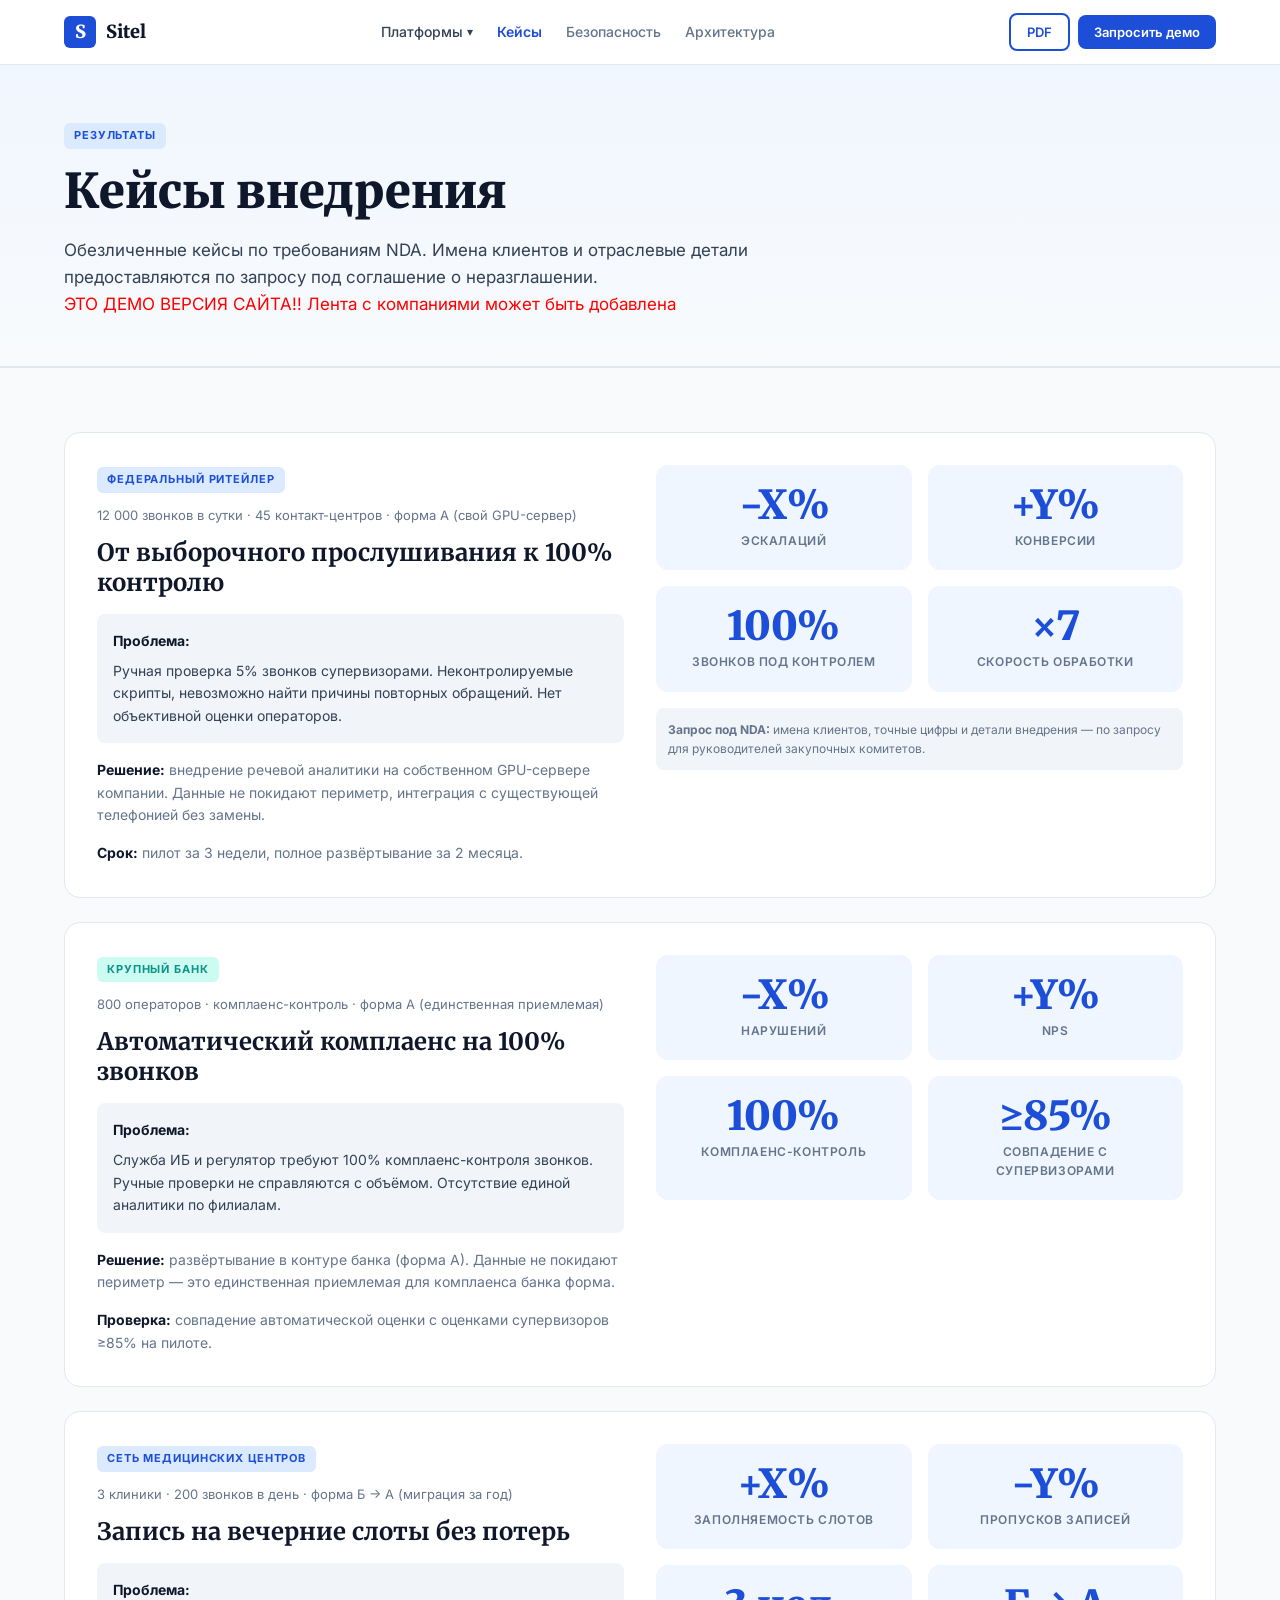
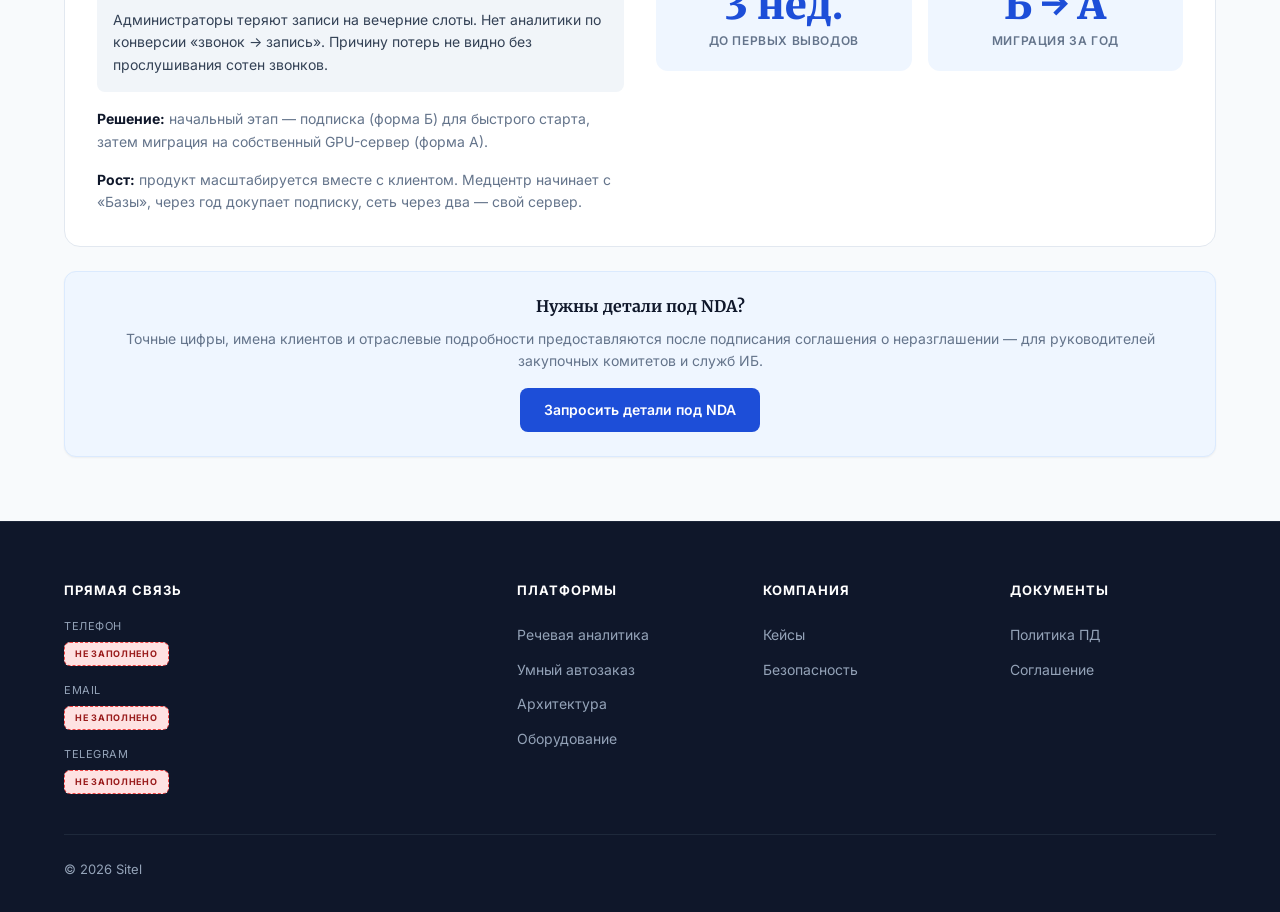
<file: cases.html>
<!DOCTYPE html>
<html lang="ru">
<head>
  <meta charset="UTF-8">
  <meta name="viewport" content="width=device-width, initial-scale=1.0">
  <title>Кейсы внедрений — Sitel</title>
  <meta name="description" content="Обезличенные кейсы внедрения речевой аналитики, автозаказа и документооборота. Федеральные ритейлеры, банки, сети медцентров.">
  
  <meta property="og:title" content="Кейсы внедрений — Sitel">
  <meta property="og:description" content="Обезличенные кейсы с измеримыми результатами. Имена клиентов — по запросу под NDA.">
  <meta property="og:type" content="website">
  <meta property="og:image" content="/images/og-preview.png">
  <meta property="og:url" content="/cases.html">
  
  <link rel="icon" type="image/svg+xml" href="data:image/svg+xml,<svg xmlns='http://www.w3.org/2000/svg' viewBox='0 0 100 100'><rect width='100' height='100' rx='20' fill='%231D4ED8'/><text x='50' y='68' text-anchor='middle' fill='white' font-size='58' font-family='Georgia' font-weight='900'>S</text></svg>">
  
  <link rel="preconnect" href="https://fonts.googleapis.com">
  <link rel="preconnect" href="https://fonts.gstatic.com" crossorigin>
  <link href="https://fonts.googleapis.com/css2?family=Inter:wght@400;500;600;700;800&family=Merriweather:wght@700;900&display=swap" rel="stylesheet">
  <link rel="stylesheet" href="css/styles.css">


</head>

<body>

<header class="site-header" id="site-header">
  <div class="container header-inner">
    <a href="index.html" class="logo"><div class="logo-icon">S</div><span class="logo-text">Sitel</span></a>
    <nav class="nav-links">
      <div class="dropdown" id="products-dropdown">
        <button class="dropdown-toggle" onclick="toggleDropdown('products-dropdown')">Платформы</button>
        <div class="dropdown-menu">
          <a href="index.html">Речевая аналитика </a>
          <a href="platforms/auto-order.html">Умный автозаказ</a>
          <a href="platforms/docs.html">Документооборот</a>
        </div>
      </div>
      <a href="cases.html" style="color:var(--blue-700);font-weight:600;">Кейсы</a>
      <a href="security.html">Безопасность</a>
      <a href="architecture.html">Архитектура</a>
    </nav>
    <div class="header-actions">
      <a href="downloads/sitel-presentation.pdf" download class="btn btn-outline btn-sm">PDF</a>
      <a href="contact.html" class="btn btn-primary btn-sm">Запросить демо</a>
    </div>
    <button class="mobile-toggle" onclick="document.getElementById('mobile-menu').classList.toggle('open')" aria-label="Меню">
      <svg width="24" height="24" viewBox="0 0 24 24" fill="none" stroke="currentColor" stroke-width="2"><line x1="3" y1="6" x2="21" y2="6"/><line x1="3" y1="12" x2="21" y2="12"/><line x1="3" y1="18" x2="21" y2="18"/></svg>
    </button>
  </div>
  <div class="mobile-menu" id="mobile-menu">
    <strong style="display:block;padding:12px 0;font-size:13px;color:var(--text-light);text-transform:uppercase;">Платформы</strong>
    <div class="mobile-submenu">
      <a href="index.html" onclick="closeMobile()">Речевая аналитика </a>
      <a href="platforms/auto-order.html" onclick="closeMobile()">Умный автозаказ</a>
      <a href="platforms/docs.html" onclick="closeMobile()">Документооборот</a>
    </div>
    <a href="cases.html" onclick="closeMobile()" style="color:var(--blue-700);font-weight:600;">Кейсы</a>
    <a href="security.html" onclick="closeMobile()">Безопасность</a>
    <a href="architecture.html" onclick="closeMobile()">Архитектура</a>
    <a href="contact.html" onclick="closeMobile()" style="color:var(--blue-700);font-weight:600;">Запросить демо →</a>
  </div>
</header>

<section class="page-hero">
  <div class="container">
    <span class="badge badge-blue" style="margin-bottom:12px;">РЕЗУЛЬТАТЫ</span>
    <h1>Кейсы внедрения</h1>
    <p>Обезличенные кейсы по требованиям NDA. Имена клиентов и отраслевые детали предоставляются по запросу под соглашение о неразглашении.</p>
     <p style="color: red;">ЭТО ДЕМО ВЕРСИЯ САЙТА!! Лента с компаниями может быть добавлена</p>
  </div>
</section>

<section>
  <div class="container">
    <!-- Кейс 1: Ритейлер -->
    <div class="case-card-large">
      <div>
        <span class="badge badge-blue" style="margin-bottom:12px;">ФЕДЕРАЛЬНЫЙ РИТЕЙЛЕР</span>
        <p class="case-meta">12 000 звонков в сутки · 45 контакт-центров · форма А (свой GPU-сервер)</p>
        <h3 style="margin-bottom:16px;">От выборочного прослушивания к 100% контролю</h3>
        <div class="case-problem">
          <strong style="display:block;margin-bottom:8px;color:#0F172A;">Проблема:</strong>
          <span style="color:#334155;">Ручная проверка 5% звонков супервизорами. Неконтролируемые скрипты, невозможно найти причины повторных обращений. Нет объективной оценки операторов.</span>
        </div>
        <p style="font-size:14px;color:var(--text-muted);margin-bottom:16px;"><strong style="color:#0F172A;">Решение:</strong> внедрение речевой аналитики на собственном GPU-сервере компании. Данные не покидают периметр, интеграция с существующей телефонией без замены.</p>
        <p style="font-size:14px;color:var(--text-muted);"><strong style="color:#0F172A;">Срок:</strong> пилот за 3 недели, полное развёртывание за 2 месяца.</p>
      </div>
      <div>
        <div class="case-metrics-grid">
          <div class="case-metric-box">
            <div class="value">−X%</div>
            <div class="label">эскалаций</div>
          </div>
          <div class="case-metric-box">
            <div class="value">+Y%</div>
            <div class="label">конверсии</div>
          </div>
          <div class="case-metric-box">
            <div class="value">100%</div>
            <div class="label">звонков под контролем</div>
          </div>
          <div class="case-metric-box">
            <div class="value">×7</div>
            <div class="label">скорость обработки</div>
          </div>
        </div>
        <p style="font-size:12px;color:var(--text-muted);margin-top:16px;padding:12px;background:#F1F5F9;border-radius:8px;"><strong>Запрос под NDA:</strong> имена клиентов, точные цифры и детали внедрения — по запросу для руководителей закупочных комитетов.</p>
      </div>
    </div>

    <!-- Кейс 2: Банк -->
    <div class="case-card-large">
      <div>
        <span class="badge badge-teal" style="margin-bottom:12px;">КРУПНЫЙ БАНК</span>
        <p class="case-meta">800 операторов · комплаенс-контроль · форма А (единственная приемлемая)</p>
        <h3 style="margin-bottom:16px;">Автоматический комплаенс на 100% звонков</h3>
        <div class="case-problem">
          <strong style="display:block;margin-bottom:8px;color:#0F172A;">Проблема:</strong>
          <span style="color:#334155;">Служба ИБ и регулятор требуют 100% комплаенс-контроля звонков. Ручные проверки не справляются с объёмом. Отсутствие единой аналитики по филиалам.</span>
        </div>
        <p style="font-size:14px;color:var(--text-muted);margin-bottom:16px;"><strong style="color:#0F172A;">Решение:</strong> развёртывание в контуре банка (форма А). Данные не покидают периметр — это единственная приемлемая для комплаенса банка форма.</p>
        <p style="font-size:14px;color:var(--text-muted);"><strong style="color:#0F172A;">Проверка:</strong> совпадение автоматической оценки с оценками супервизоров ≥85% на пилоте.</p>
      </div>
      <div>
        <div class="case-metrics-grid">
          <div class="case-metric-box">
            <div class="value">−X%</div>
            <div class="label">нарушений</div>
          </div>
          <div class="case-metric-box">
            <div class="value">+Y%</div>
            <div class="label">NPS</div>
          </div>
          <div class="case-metric-box">
            <div class="value">100%</div>
            <div class="label">комплаенс-контроль</div>
          </div>
          <div class="case-metric-box">
            <div class="value">≥85%</div>
            <div class="label">совпадение с супервизорами</div>
          </div>
        </div>
      </div>
    </div>

    <!-- Кейс 3: Медцентры -->
    <div class="case-card-large">
      <div>
        <span class="badge badge-blue" style="margin-bottom:12px;">СЕТЬ МЕДИЦИНСКИХ ЦЕНТРОВ</span>
        <p class="case-meta">3 клиники · 200 звонков в день · форма Б → А (миграция за год)</p>
        <h3 style="margin-bottom:16px;">Запись на вечерние слоты без потерь</h3>
        <div class="case-problem">
          <strong style="display:block;margin-bottom:8px;color:#0F172A;">Проблема:</strong>
          <span style="color:#334155;">Администраторы теряют записи на вечерние слоты. Нет аналитики по конверсии «звонок → запись». Причину потерь не видно без прослушивания сотен звонков.</span>
        </div>
        <p style="font-size:14px;color:var(--text-muted);margin-bottom:16px;"><strong style="color:#0F172A;">Решение:</strong> начальный этап — подписка (форма Б) для быстрого старта, затем миграция на собственный GPU-сервер (форма А).</p>
        <p style="font-size:14px;color:var(--text-muted);"><strong style="color:#0F172A;">Рост:</strong> продукт масштабируется вместе с клиентом. Медцентр начинает с «Базы», через год докупает подписку, сеть через два — свой сервер.</p>
      </div>
      <div>
        <div class="case-metrics-grid">
          <div class="case-metric-box">
            <div class="value">+X%</div>
            <div class="label">заполняемость слотов</div>
          </div>
          <div class="case-metric-box">
            <div class="value">−Y%</div>
            <div class="label">пропусков записей</div>
          </div>
          <div class="case-metric-box">
            <div class="value">3 нед.</div>
            <div class="label">до первых выводов</div>
          </div>
          <div class="case-metric-box">
            <div class="value">Б → А</div>
            <div class="label">миграция за год</div>
          </div>
        </div>
      </div>
    </div>

    <div class="card" style="background:#EFF6FF;border-color:#DBEAFE;text-align:center;">
      <h4 style="margin-bottom:12px;">Нужны детали под NDA?</h4>
      <p style="font-size:14px;color:var(--text-muted);margin-bottom:16px;">Точные цифры, имена клиентов и отраслевые подробности предоставляются после подписания соглашения о неразглашении — для руководителей закупочных комитетов и служб ИБ.</p>
      <a href="contact.html" class="btn btn-primary">Запросить детали под NDA</a>
    </div>
  </div>
</section>

<!-- FOOTER -->
<footer class="site-footer">
  <div class="container">
    <div class="footer-top-grid">
      
      <!-- Колонка 1: Контакты -->
      <div class="footer-info-block">
        <h4>ПРЯМАЯ СВЯЗЬ</h4>
        <div class="contact-item">
          <span class="contact-label">Телефон</span>
          <span class="contact-value"><span class="badge badge-template">НЕ ЗАПОЛНЕНО</span></span>
        </div>
        <div class="contact-item">
          <span class="contact-label">Email</span>
          <span class="contact-value"><span class="badge badge-template">НЕ ЗАПОЛНЕНО</span></span>
        </div>
        <div class="contact-item">
          <span class="contact-label">Telegram</span>
          <span class="contact-value"><span class="badge badge-template">НЕ ЗАПОЛНЕНО</span></span>
        </div>
      </div>
      
      <!-- Колонка 2: Платформы -->
      <div class="footer-info-block">
        <h4>ПЛАТФОРМЫ</h4>
        <a href="index.html">Речевая аналитика</a>
        <a href="platforms/auto-order.html">Умный автозаказ</a>
        <a href="architecture.html">Архитектура</a>
        <a href="platforms/auto-order.html">Оборудование</a>
      </div>

      <!-- Колонка 3: Компания -->
      <div class="footer-info-block">
        <h4>КОМПАНИЯ</h4>
        <a href="cases.html">Кейсы</a>
        <a href="security.html">Безопасность</a>
      </div>

      <!-- Колонка 4: Документы -->
      <div class="footer-info-block">
        <h4>ДОКУМЕНТЫ</h4>
        <a href="privacy.html">Политика ПД</a>
        <a href="#">Соглашение</a>
      </div>

    </div>
    
    <div class="footer-bottom">
      <div style="display:flex;align-items:center;gap:4px;">
        <span>© 2026 Sitel</span>
      </div>
    </div>
  </div>
</footer>

<script>
// Header scroll
const header = document.getElementById('site-header');
window.addEventListener('scroll', () => {
  header.classList.toggle('scrolled', window.scrollY > 20);
}, { passive: true });

// Mobile menu
function closeMobile() { 
  document.getElementById('mobile-menu').classList.remove('open'); 
}

// Dropdown
function toggleDropdown(id) {
  const dropdown = document.getElementById(id);
  if (!dropdown) return;
  dropdown.classList.toggle('open');
}

document.addEventListener('click', (e) => {
  document.querySelectorAll('.dropdown.open').forEach(d => {
    if (!d.contains(e.target)) d.classList.remove('open');
  });
});

// Smooth scroll
document.querySelectorAll('a[href^="#"]').forEach(a => {
  a.addEventListener('click', function(e) {
    const href = this.getAttribute('href');
    if (href === '#' || this.getAttribute('onclick')) return;
    const target = document.querySelector(href);
    if (target) { 
      e.preventDefault(); 
      window.scrollTo({ top: target.getBoundingClientRect().top + window.pageYOffset - 80, behavior: 'smooth' }); 
      closeMobile(); 
    }
  });
});
</script>
</body>
</html>
</file>
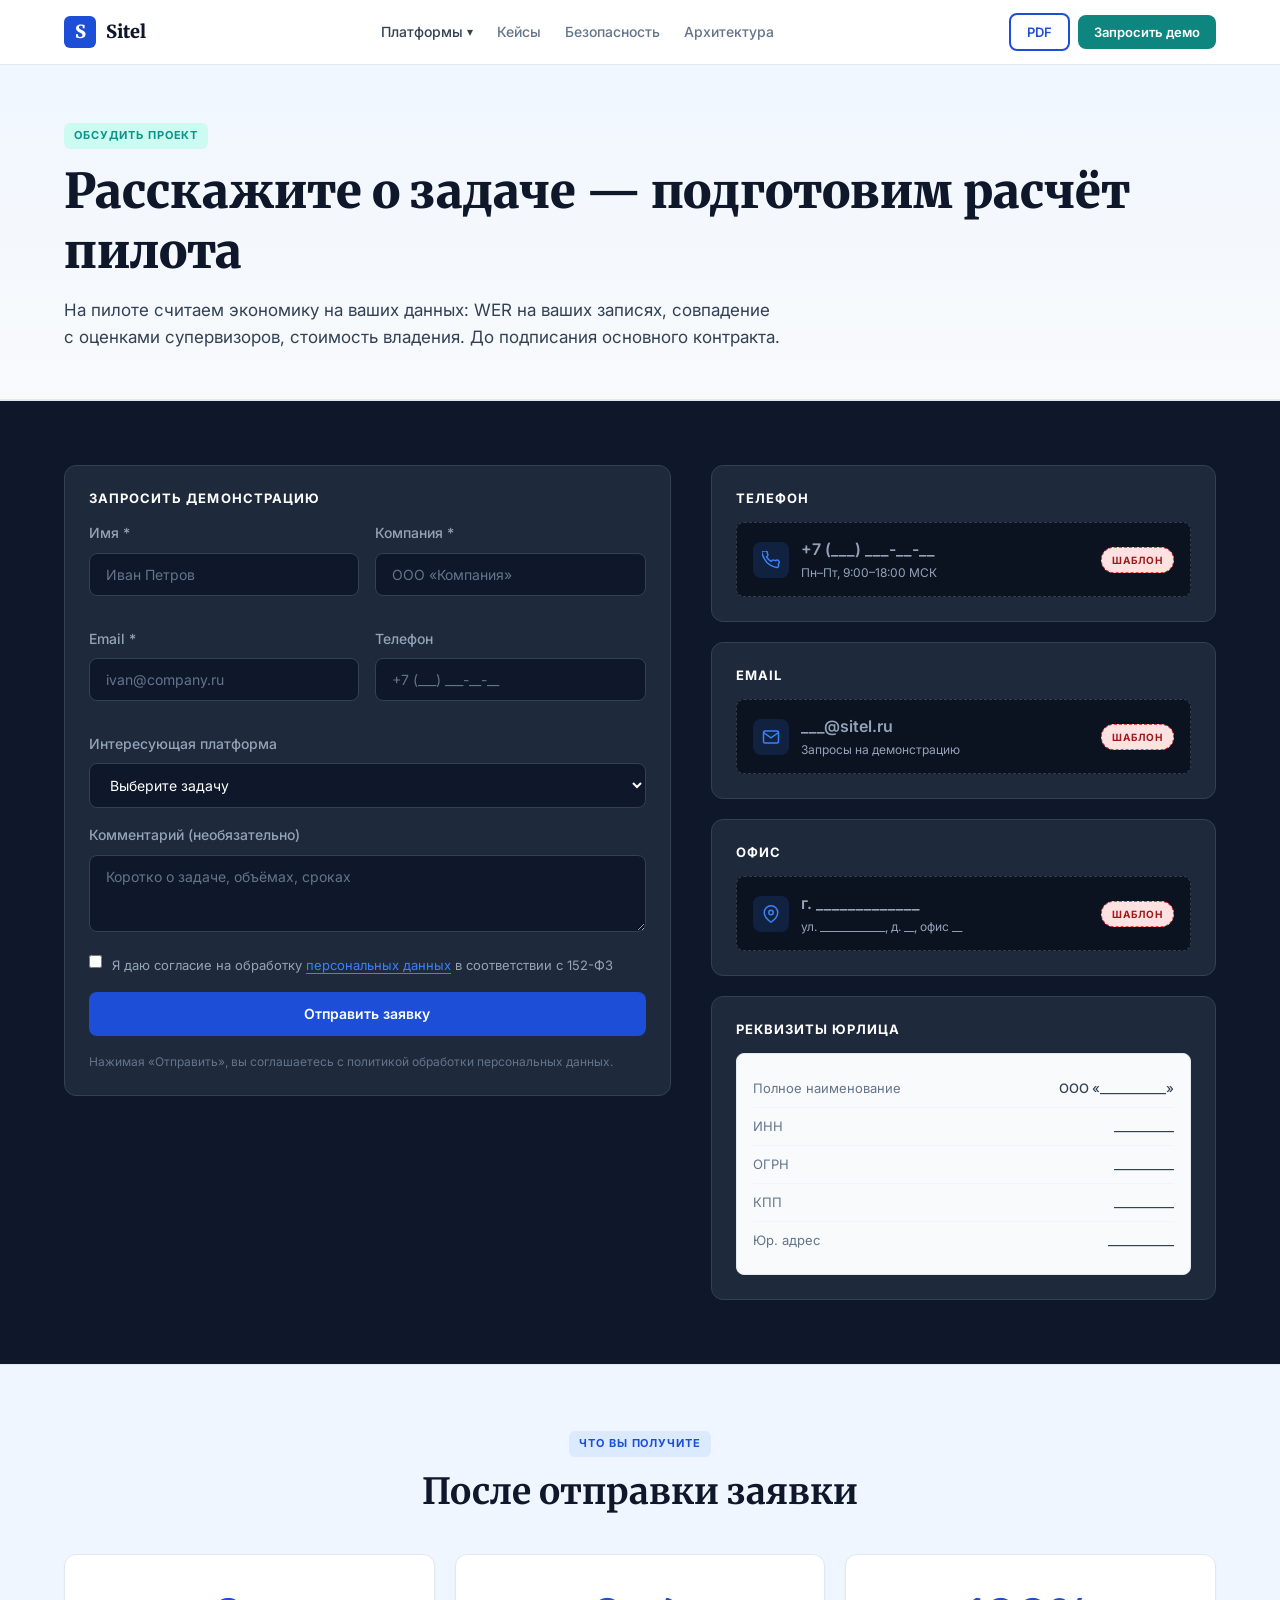
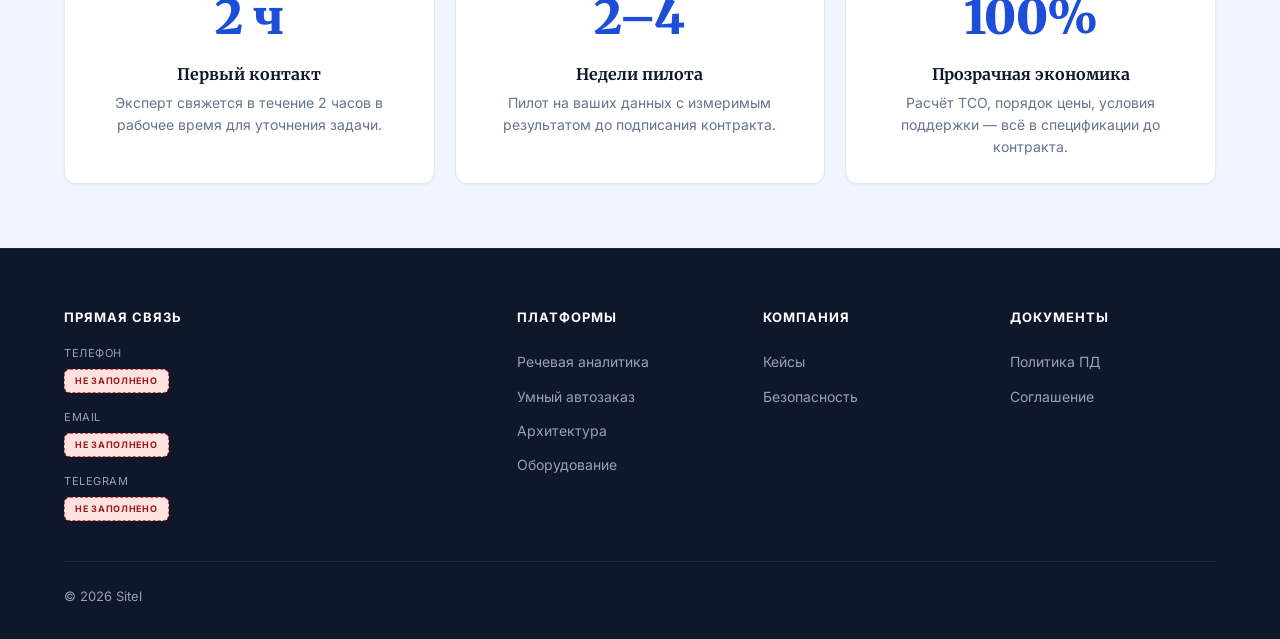
<file: contact.html>
<!DOCTYPE html>
<html lang="ru">
<head>
  <meta charset="UTF-8">
  <meta name="viewport" content="width=device-width, initial-scale=1.0">
  <title>Контакты — Sitel</title>
  <meta name="description" content="Запросить демонстрацию, расчёт пилота, пакет документов для ИБ. Эксперт свяжется в течение 2 часов в рабочее время.">
  
  <meta property="og:title" content="Контакты — Sitel">
  <meta property="og:description" content="Запросить демонстрацию и расчёт пилота. Пилот за 2–4 недели.">
  <meta property="og:type" content="website">
  <meta property="og:image" content="/images/og-preview.png">
  <meta property="og:url" content="/contact.html">
  
  <link rel="icon" type="image/svg+xml" href="data:image/svg+xml,<svg xmlns='http://www.w3.org/2000/svg' viewBox='0 0 100 100'><rect width='100' height='100' rx='20' fill='%231D4ED8'/><text x='50' y='68' text-anchor='middle' fill='white' font-size='58' font-family='Georgia' font-weight='900'>S</text></svg>">
  
  <link rel="preconnect" href="https://fonts.googleapis.com">
  <link rel="preconnect" href="https://fonts.gstatic.com" crossorigin>
  <link href="https://fonts.googleapis.com/css2?family=Inter:wght@400;500;600;700;800&family=Merriweather:wght@700;900&display=swap" rel="stylesheet">
  <link rel="stylesheet" href="css/styles.css">


</head>

<body>

<header class="site-header" id="site-header">
  <div class="container header-inner">
    <a href="index.html" class="logo"><div class="logo-icon">S</div><span class="logo-text">Sitel</span></a>
    <nav class="nav-links">
      <div class="dropdown" id="products-dropdown">
        <button class="dropdown-toggle" onclick="toggleDropdown('products-dropdown')" aria-expanded="false">Платформы</button>
        <div class="dropdown-menu">
          <a href="index.html">Речевая аналитика </a>
          <a href="platforms/auto-order.html">Умный автозаказ</a>
          <a href="platforms/docs.html">Документооборот</a>
        </div>
      </div>
      <a href="cases.html">Кейсы</a>
      <a href="security.html">Безопасность</a>
      <a href="architecture.html">Архитектура</a>
    </nav>
    <div class="header-actions">
      <a href="downloads/sitel-presentation.pdf" download class="btn btn-outline btn-sm">PDF</a>
      <a href="contact.html" class="btn btn-primary btn-sm" style="background:#0F8580;">Запросить демо</a>
    </div>
    <button class="mobile-toggle" onclick="document.getElementById('mobile-menu').classList.toggle('open')" aria-label="Меню">
      <svg width="24" height="24" viewBox="0 0 24 24" fill="none" stroke="currentColor" stroke-width="2"><line x1="3" y1="6" x2="21" y2="6"/><line x1="3" y1="12" x2="21" y2="12"/><line x1="3" y1="18" x2="21" y2="18"/></svg>
    </button>
  </div>
  <div class="mobile-menu" id="mobile-menu">
    <strong style="display:block;padding:12px 0;font-size:13px;color:var(--text-light);text-transform:uppercase;">Платформы</strong>
    <div class="mobile-submenu">
      <a href="index.html" onclick="closeMobile()">Речевая аналитика </a>
      <a href="platforms/auto-order.html" onclick="closeMobile()">Умный автозаказ</a>
      <a href="platforms/docs.html" onclick="closeMobile()">Документооборот</a>
    </div>
    <a href="cases.html" onclick="closeMobile()">Кейсы</a>
    <a href="security.html" onclick="closeMobile()">Безопасность</a>
    <a href="architecture.html" onclick="closeMobile()">Архитектура</a>
    <a href="contact.html" onclick="closeMobile()" style="color:var(--blue-700);font-weight:600;">Запросить демо →</a>
  </div>
</header>

<section class="page-hero">
  <div class="container">
    <span class="badge badge-teal" style="margin-bottom:12px;">ОБСУДИТЬ ПРОЕКТ</span>
    <h1>Расскажите о задаче — подготовим расчёт пилота</h1>
    <p>На пилоте считаем экономику на ваших данных: WER на ваших записях, совпадение с оценками супервизоров, стоимость владения. До подписания основного контракта.</p>
  </div>
</section>

<section class="contact-section">
  <div class="container">
    <div class="contact-grid">
      <!-- ЛЕВАЯ КОЛОНКА: ФОРМА -->
      <div>
        <div class="contact-info-card">
          <h4>Запросить демонстрацию</h4>
          <form id="contact-form" action="https://api.web3forms.com/submit" method="POST" onsubmit="handleContactForm(event)">
            <input type="hidden" name="access_key" value="449e3fae-0e79-4a1a-b319-41cfda0f8a00">
            <input type="hidden" name="subject" value="Заявка с сайта Sitel">
            <input type="hidden" name="from_name" value="Sitel Website">
            
            <div class="form-row">
              <div class="form-group"><label class="form-label">Имя *</label><input class="form-input" type="text" name="name" required placeholder="Иван Петров" /></div>
              <div class="form-group"><label class="form-label">Компания *</label><input class="form-input" type="text" name="company" required placeholder="ООО «Компания»" /></div>
            </div>
            <div class="form-row">
              <div class="form-group"><label class="form-label">Email *</label><input class="form-input" type="email" name="email" required placeholder="ivan@company.ru" /></div>
              <div class="form-group"><label class="form-label">Телефон</label><input class="form-input" type="tel" name="phone" placeholder="+7 (___) ___-__-__" /></div>
            </div>
            <div class="form-group">
              <label class="form-label">Интересующая платформа</label>
              <select class="form-input" name="platform">
                <option value="">Выберите задачу</option>
                <option>Речевая аналитика</option>
                <option>Умный автозаказ</option>
                <option>Документооборот</option>
                <option>Несколько задач</option>
              </select>
            </div>
            <div class="form-group">
              <label class="form-label">Комментарий (необязательно)</label>
              <textarea class="form-input" name="message" rows="3" placeholder="Коротко о задаче, объёмах, сроках"></textarea>
            </div>
            <div class="form-group">
              <div class="checkbox-group">
                <input type="checkbox" id="consent" name="consent" required>
                <label for="consent">Я даю согласие на обработку <a href="privacy.html" target="_blank">персональных данных</a> в соответствии с 152-ФЗ</label>
              </div>
            </div>
            <button type="submit" class="btn btn-primary btn-block">Отправить заявку</button>
            <div id="form-success" style="display:none;text-align:center;padding:12px;margin-top:12px;background:#D1FAE5;border-radius:8px;color:#065F46;font-size:14px;">
              ✓ Заявка отправлена! Эксперт свяжется в течение 2 часов в рабочее время.
            </div>
          </form>
          <p style="font-size:12px;color:var(--text-muted);margin-top:16px;">Нажимая «Отправить», вы соглашаетесь с политикой обработки персональных данных.</p>
        </div>
      </div>

      <!-- ПРАВАЯ КОЛОНКА: КОНТАКТЫ-ПЛЕЙСХОЛДЕРЫ -->
      <div>
        <div class="contact-info-card" style="margin-bottom:20px;">
          <h4>Телефон</h4>
          <div class="contact-placeholder">
            <div class="icon">
              <svg width="18" height="18" viewBox="0 0 24 24" fill="none" stroke="currentColor" stroke-width="2"><path d="M22 16.92v3a2 2 0 01-2.18 2 19.79 19.79 0 01-8.63-3.07 19.5 19.5 0 01-8.26-8.91A19.79 19.79 0 01.01 2.18 2 2 0 012 0h3a2 2 0 012 1.72c.13.96.36 1.9.7 2.81a2 2 0 01-.45 2.11L6.09 7.91a16 16 0 006 6l1.27-1.27a2 2 0 012.11-.45c.91.34 1.85.57 2.81.7A2 2 0 0122 16.92z"/></svg>
            </div>
            <div style="flex:1;">
              <div style="font-weight:600;color:#94A3B8;">+7 (___) ___-__-__</div>
              <div style="font-size:12px;color:#94A3B8;">Пн–Пт, 9:00–18:00 МСК</div>
            </div>
            <span class="placeholder-tag">шаблон</span>
          </div>
        </div>

        <div class="contact-info-card" style="margin-bottom:20px;">
          <h4>Email</h4>
          <div class="contact-placeholder">
            <div class="icon">
              <svg width="18" height="18" viewBox="0 0 24 24" fill="none" stroke="currentColor" stroke-width="2"><path d="M4 4h16c1.1 0 2 .9 2 2v12c0 1.1-.9 2-2 2H4c-1.1 0-2-.9-2-2V6c0-1.1.9-2 2-2z"/><polyline points="22,6 12,13 2,6"/></svg>
            </div>
            <div style="flex:1;">
              <div style="font-weight:600;color:#94A3B8;">___@sitel.ru</div>
              <div style="font-size:12px;color:#94A3B8;">Запросы на демонстрацию</div>
            </div>
            <span class="placeholder-tag">шаблон</span>
          </div>
        </div>

        <div class="contact-info-card" style="margin-bottom:20px;">
          <h4>Офис</h4>
          <div class="contact-placeholder">
            <div class="icon">
              <svg width="18" height="18" viewBox="0 0 24 24" fill="none" stroke="currentColor" stroke-width="2"><path d="M21 10c0 7-9 13-9 13s-9-6-9-13a9 9 0 0118 0z"/><circle cx="12" cy="10" r="3"/></svg>
            </div>
            <div style="flex:1;">
              <div style="font-weight:600;color:#94A3B8;">г. _____________</div>
              <div style="font-size:12px;color:#94A3B8;">ул. _____________, д. __, офис __</div>
            </div>
            <span class="placeholder-tag">шаблон</span>
          </div>
        </div>

        <div class="contact-info-card">
          <h4>Реквизиты юрлица</h4>
          <div class="legal-box">
            <div class="row"><span class="label">Полное наименование</span><span class="value">ООО «___________»</span></div>
            <div class="row"><span class="label">ИНН</span><span class="value">__________</span></div>
            <div class="row"><span class="label">ОГРН</span><span class="value">__________</span></div>
            <div class="row"><span class="label">КПП</span><span class="value">__________</span></div>
            <div class="row"><span class="label">Юр. адрес</span><span class="value">___________</span></div>
          </div>
        </div>
      </div>
    </div>
  </div>
</section>

<!-- SLA -->
<section class="section-blue">
  <div class="container">
    <div style="margin-bottom:40px;text-align:center;">
      <span class="badge badge-blue" style="margin-bottom:12px;">ЧТО ВЫ ПОЛУЧИТЕ</span>
      <h2>После отправки заявки</h2>
    </div>
    <div style="display:grid;grid-template-columns:repeat(3,1fr);gap:20px;">
      <div class="card" style="text-align:center;">
        <div style="font-family:'Merriweather',serif;font-size:3rem;font-weight:900;color:var(--blue-700);margin-bottom:8px;">2 ч</div>
        <h4 style="margin-bottom:8px;">Первый контакт</h4>
        <p style="font-size:14px;color:var(--text-muted);">Эксперт свяжется в течение 2 часов в рабочее время для уточнения задачи.</p>
      </div>
      <div class="card" style="text-align:center;">
        <div style="font-family:'Merriweather',serif;font-size:3rem;font-weight:900;color:var(--blue-700);margin-bottom:8px;">2–4</div>
        <h4 style="margin-bottom:8px;">Недели пилота</h4>
        <p style="font-size:14px;color:var(--text-muted);">Пилот на ваших данных с измеримым результатом до подписания контракта.</p>
      </div>
      <div class="card" style="text-align:center;">
        <div style="font-family:'Merriweather',serif;font-size:3rem;font-weight:900;color:var(--blue-700);margin-bottom:8px;">100%</div>
        <h4 style="margin-bottom:8px;">Прозрачная экономика</h4>
        <p style="font-size:14px;color:var(--text-muted);">Расчёт TCO, порядок цены, условия поддержки — всё в спецификации до контракта.</p>
      </div>
    </div>
  </div>
</section>

<!-- FOOTER -->
<footer class="site-footer">
  <div class="container">
    <div class="footer-top-grid">
      
      <!-- Колонка 1: Контакты -->
      <div class="footer-info-block">
        <h4>ПРЯМАЯ СВЯЗЬ</h4>
        <div class="contact-item">
          <span class="contact-label">Телефон</span>
          <span class="contact-value"><span class="badge badge-template">НЕ ЗАПОЛНЕНО</span></span>
        </div>
        <div class="contact-item">
          <span class="contact-label">Email</span>
          <span class="contact-value"><span class="badge badge-template">НЕ ЗАПОЛНЕНО</span></span>
        </div>
        <div class="contact-item">
          <span class="contact-label">Telegram</span>
          <span class="contact-value"><span class="badge badge-template">НЕ ЗАПОЛНЕНО</span></span>
        </div>
      </div>
      
      <!-- Колонка 2: Платформы -->
      <div class="footer-info-block">
        <h4>ПЛАТФОРМЫ</h4>
        <a href="index.html">Речевая аналитика</a>
        <a href="platforms/auto-order.html">Умный автозаказ</a>
        <a href="architecture.html">Архитектура</a>
        <a href="platforms/auto-order.html">Оборудование</a>
      </div>

      <!-- Колонка 3: Компания -->
      <div class="footer-info-block">
        <h4>КОМПАНИЯ</h4>
        <a href="cases.html">Кейсы</a>
        <a href="security.html">Безопасность</a>
      </div>

      <!-- Колонка 4: Документы -->
      <div class="footer-info-block">
        <h4>ДОКУМЕНТЫ</h4>
        <a href="privacy.html">Политика ПД</a>
        <a href="#">Соглашение</a>
      </div>

    </div>
    
    <div class="footer-bottom">
      <div style="display:flex;align-items:center;gap:4px;">
        <span>© 2026 Sitel</span>
      </div>
    </div>
  </div>
</footer>


<script>
// Header scroll
const header = document.getElementById('site-header');
window.addEventListener('scroll', () => {
  header.classList.toggle('scrolled', window.scrollY > 20);
}, { passive: true });

// Mobile menu
function closeMobile() { 
  document.getElementById('mobile-menu').classList.remove('open'); 
}

// Dropdown
function toggleDropdown(id) {
  const dropdown = document.getElementById(id);
  if (!dropdown) return;
  dropdown.classList.toggle('open');
}

document.addEventListener('click', (e) => {
  document.querySelectorAll('.dropdown.open').forEach(d => {
    if (!d.contains(e.target)) d.classList.remove('open');
  });
});

// Smooth scroll
document.querySelectorAll('a[href^="#"]').forEach(a => {
  a.addEventListener('click', function(e) {
    const href = this.getAttribute('href');
    if (href === '#' || this.getAttribute('onclick')) return;
    const target = document.querySelector(href);
    if (target) { 
      e.preventDefault(); 
      window.scrollTo({ top: target.getBoundingClientRect().top + window.pageYOffset - 80, behavior: 'smooth' }); 
      closeMobile(); 
    }
  });
});

// Обработчик для отправки формы Web3Forms
async function handleContactForm(e) {
  e.preventDefault();
  const form = e.target;
  const submitBtn = form.querySelector('button[type=submit]');
  const originalText = submitBtn.innerHTML;
  
  submitBtn.innerHTML = 'Отправка...';
  submitBtn.disabled = true;
  
  try {
    const response = await fetch(form.action, {
      method: 'POST',
      body: new FormData(form),
      headers: { 'Accept': 'application/json' }
    });
    
    if (response.ok) {
      document.getElementById('form-success').style.display = 'block';
      form.querySelectorAll('input,select,textarea,button[type=submit]').forEach(el => el.disabled = true);
    } else {
      throw new Error('Ошибка отправки');
    }
  } catch (err) {
    alert('Ошибка отправки. Попробуйте позже или напишите на email напрямую.');
    submitBtn.innerHTML = originalText;
    submitBtn.disabled = false;
  }
}
</script>
</body>
</html>
</file>
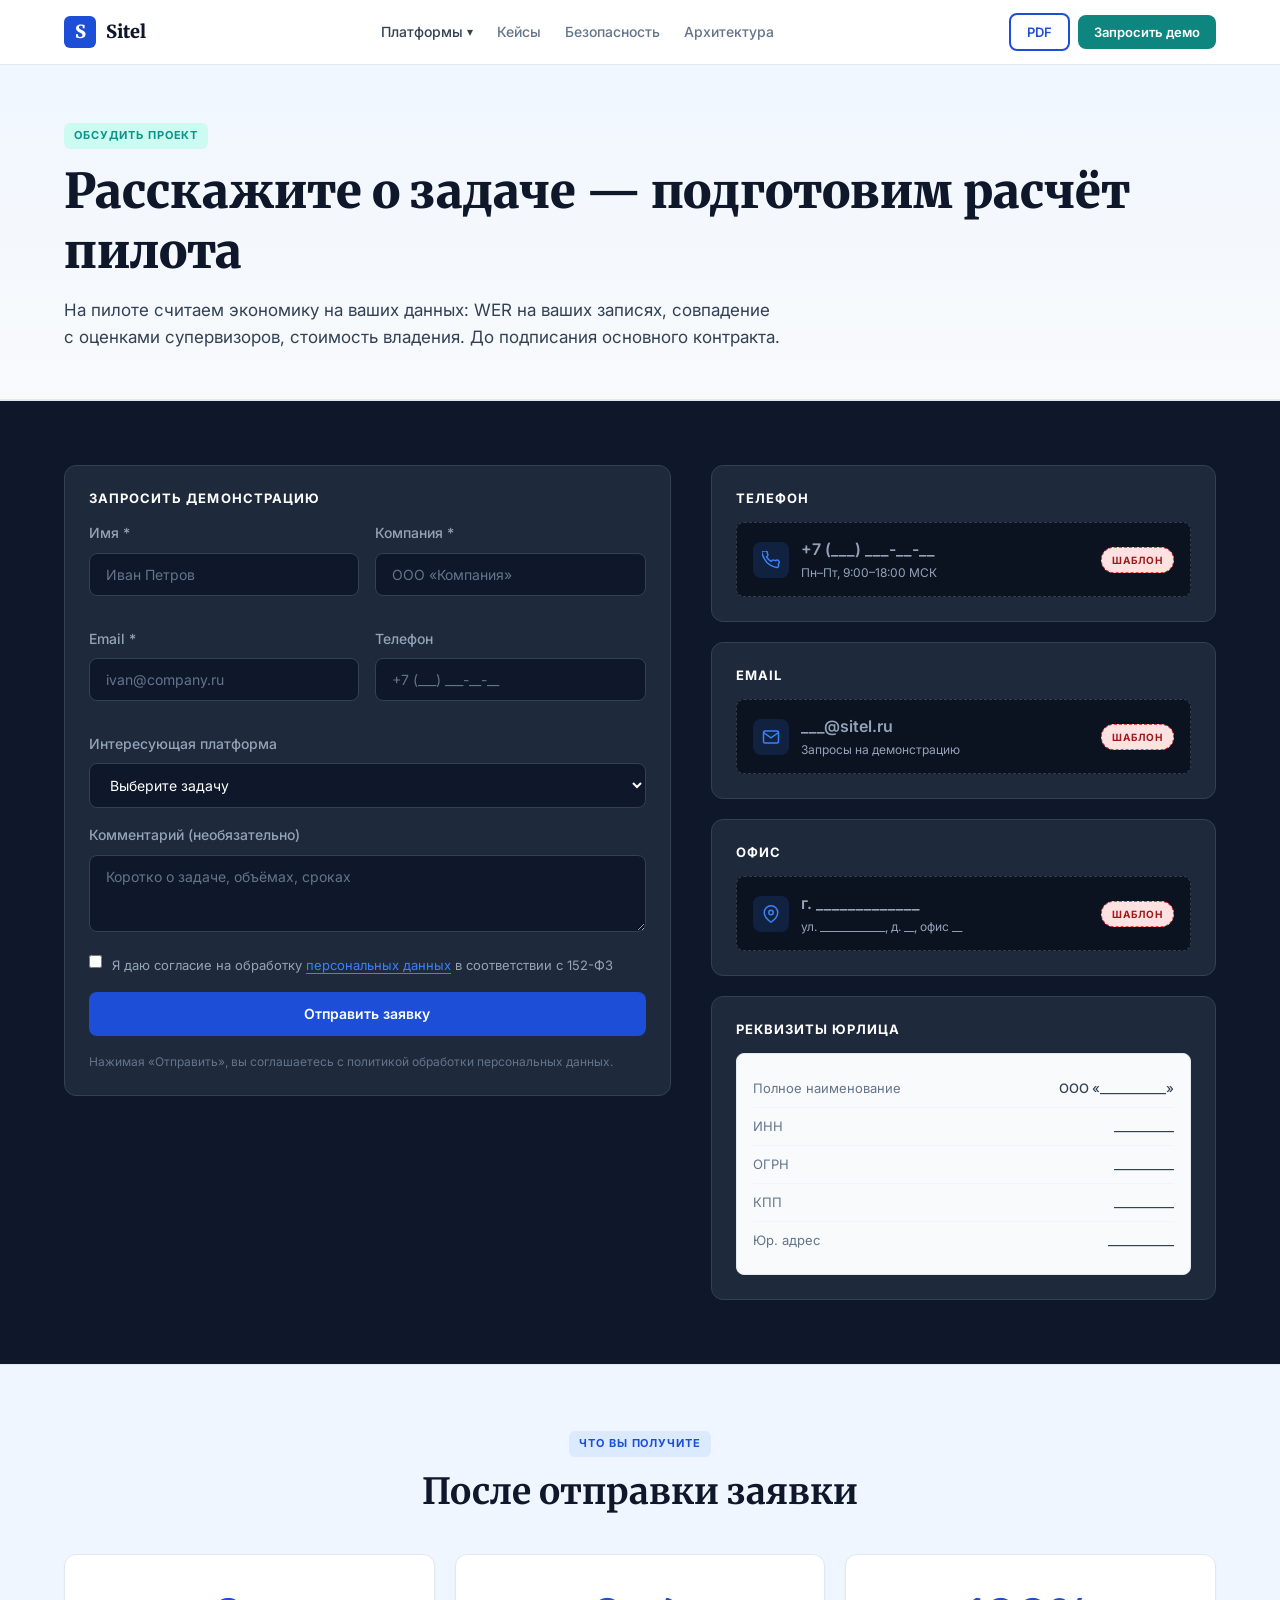
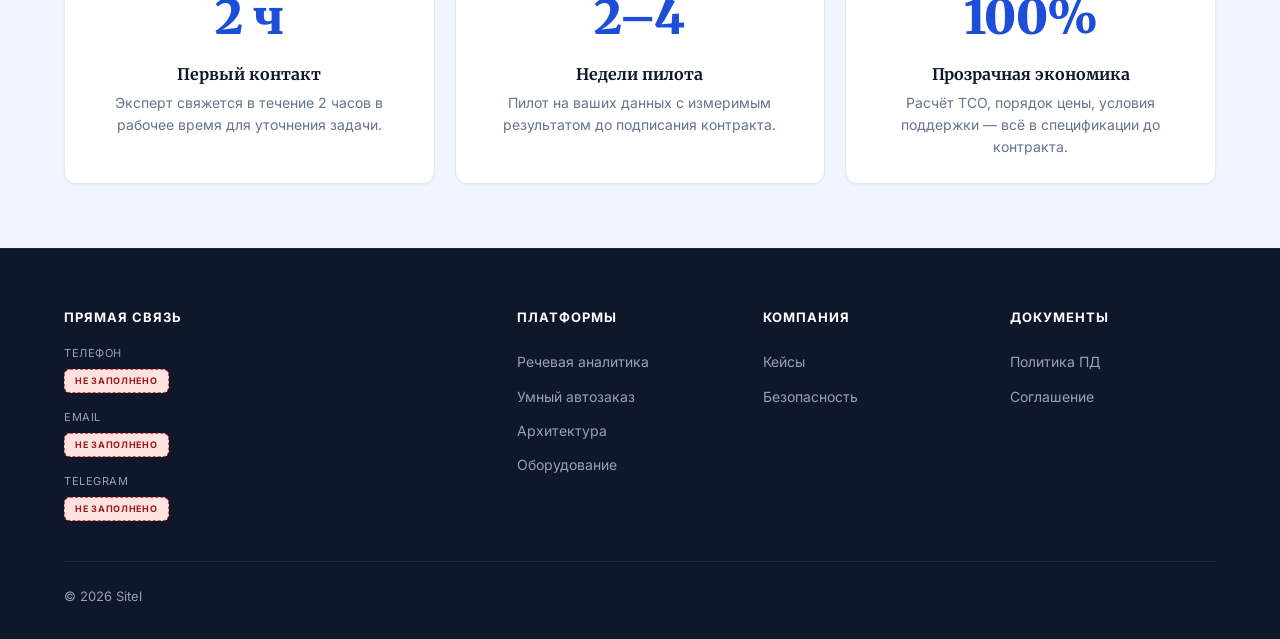
<file: privacy.html>
<!DOCTYPE html>
<html lang="ru">
<head>
  <meta charset="UTF-8">
  <meta name="viewport" content="width=device-width, initial-scale=1.0">
  <title>Контакты — Sitel</title>
  <meta name="description" content="Запросить демонстрацию, расчёт пилота, пакет документов для ИБ. Эксперт свяжется в течение 2 часов в рабочее время.">
  
  <meta property="og:title" content="Контакты — Sitel">
  <meta property="og:description" content="Запросить демонстрацию и расчёт пилота. Пилот за 2–4 недели.">
  <meta property="og:type" content="website">
  <meta property="og:image" content="/images/og-preview.png">
  <meta property="og:url" content="/contact.html">
  
  <link rel="icon" type="image/svg+xml" href="data:image/svg+xml,<svg xmlns='http://www.w3.org/2000/svg' viewBox='0 0 100 100'><rect width='100' height='100' rx='20' fill='%231D4ED8'/><text x='50' y='68' text-anchor='middle' fill='white' font-size='58' font-family='Georgia' font-weight='900'>S</text></svg>">
  
  <link rel="preconnect" href="https://fonts.googleapis.com">
  <link rel="preconnect" href="https://fonts.gstatic.com" crossorigin>
  <link href="https://fonts.googleapis.com/css2?family=Inter:wght@400;500;600;700;800&family=Merriweather:wght@700;900&display=swap" rel="stylesheet">
  <link rel="stylesheet" href="css/styles.css">


</head>

<body>

<header class="site-header" id="site-header">
  <div class="container header-inner">
    <a href="index.html" class="logo"><div class="logo-icon">S</div><span class="logo-text">Sitel</span></a>
    <nav class="nav-links">
      <div class="dropdown" id="products-dropdown">
        <button class="dropdown-toggle" onclick="toggleDropdown('products-dropdown')" aria-expanded="false">Платформы</button>
        <div class="dropdown-menu">
          <a href="index.html">Речевая аналитика </a>
          <a href="platforms/auto-order.html">Умный автозаказ</a>
          <a href="platforms/docs.html">Документооборот</a>
        </div>
      </div>
      <a href="cases.html">Кейсы</a>
      <a href="security.html">Безопасность</a>
      <a href="architecture.html">Архитектура</a>
    </nav>
    <div class="header-actions">
      <a href="downloads/sitel-presentation.pdf" download class="btn btn-outline btn-sm">PDF</a>
      <a href="contact.html" class="btn btn-primary btn-sm" style="background:#0F8580;">Запросить демо</a>
    </div>
    <button class="mobile-toggle" onclick="document.getElementById('mobile-menu').classList.toggle('open')" aria-label="Меню">
      <svg width="24" height="24" viewBox="0 0 24 24" fill="none" stroke="currentColor" stroke-width="2"><line x1="3" y1="6" x2="21" y2="6"/><line x1="3" y1="12" x2="21" y2="12"/><line x1="3" y1="18" x2="21" y2="18"/></svg>
    </button>
  </div>
  <div class="mobile-menu" id="mobile-menu">
    <strong style="display:block;padding:12px 0;font-size:13px;color:var(--text-light);text-transform:uppercase;">Платформы</strong>
    <div class="mobile-submenu">
      <a href="index.html" onclick="closeMobile()">Речевая аналитика </a>
      <a href="platforms/auto-order.html" onclick="closeMobile()">Умный автозаказ</a>
      <a href="platforms/docs.html" onclick="closeMobile()">Документооборот</a>
    </div>
    <a href="cases.html" onclick="closeMobile()">Кейсы</a>
    <a href="security.html" onclick="closeMobile()">Безопасность</a>
    <a href="architecture.html" onclick="closeMobile()">Архитектура</a>
    <a href="contact.html" onclick="closeMobile()" style="color:var(--blue-700);font-weight:600;">Запросить демо →</a>
  </div>
</header>

<section class="page-hero">
  <div class="container">
    <span class="badge badge-teal" style="margin-bottom:12px;">ОБСУДИТЬ ПРОЕКТ</span>
    <h1>Расскажите о задаче — подготовим расчёт пилота</h1>
    <p>На пилоте считаем экономику на ваших данных: WER на ваших записях, совпадение с оценками супервизоров, стоимость владения. До подписания основного контракта.</p>
  </div>
</section>

<section class="contact-section">
  <div class="container">
    <div class="contact-grid">
      <!-- ЛЕВАЯ КОЛОНКА: ФОРМА -->
      <div>
        <div class="contact-info-card">
          <h4>Запросить демонстрацию</h4>
          <form id="contact-form" action="https://api.web3forms.com/submit" method="POST" onsubmit="handleContactForm(event)">
            <input type="hidden" name="access_key" value="449e3fae-0e79-4a1a-b319-41cfda0f8a00">
            <input type="hidden" name="subject" value="Заявка с сайта Sitel">
            <input type="hidden" name="from_name" value="Sitel Website">
            
            <div class="form-row">
              <div class="form-group"><label class="form-label">Имя *</label><input class="form-input" type="text" name="name" required placeholder="Иван Петров" /></div>
              <div class="form-group"><label class="form-label">Компания *</label><input class="form-input" type="text" name="company" required placeholder="ООО «Компания»" /></div>
            </div>
            <div class="form-row">
              <div class="form-group"><label class="form-label">Email *</label><input class="form-input" type="email" name="email" required placeholder="ivan@company.ru" /></div>
              <div class="form-group"><label class="form-label">Телефон</label><input class="form-input" type="tel" name="phone" placeholder="+7 (___) ___-__-__" /></div>
            </div>
            <div class="form-group">
              <label class="form-label">Интересующая платформа</label>
              <select class="form-input" name="platform">
                <option value="">Выберите задачу</option>
                <option>Речевая аналитика</option>
                <option>Умный автозаказ</option>
                <option>Документооборот</option>
                <option>Несколько задач</option>
              </select>
            </div>
            <div class="form-group">
              <label class="form-label">Комментарий (необязательно)</label>
              <textarea class="form-input" name="message" rows="3" placeholder="Коротко о задаче, объёмах, сроках"></textarea>
            </div>
            <div class="form-group">
              <div class="checkbox-group">
                <input type="checkbox" id="consent" name="consent" required>
                <label for="consent">Я даю согласие на обработку <a href="privacy.html" target="_blank">персональных данных</a> в соответствии с 152-ФЗ</label>
              </div>
            </div>
            <button type="submit" class="btn btn-primary btn-block">Отправить заявку</button>
            <div id="form-success" style="display:none;text-align:center;padding:12px;margin-top:12px;background:#D1FAE5;border-radius:8px;color:#065F46;font-size:14px;">
              ✓ Заявка отправлена! Эксперт свяжется в течение 2 часов в рабочее время.
            </div>
          </form>
          <p style="font-size:12px;color:var(--text-muted);margin-top:16px;">Нажимая «Отправить», вы соглашаетесь с политикой обработки персональных данных.</p>
        </div>
      </div>

      <!-- ПРАВАЯ КОЛОНКА: КОНТАКТЫ-ПЛЕЙСХОЛДЕРЫ -->
      <div>
        <div class="contact-info-card" style="margin-bottom:20px;">
          <h4>Телефон</h4>
          <div class="contact-placeholder">
            <div class="icon">
              <svg width="18" height="18" viewBox="0 0 24 24" fill="none" stroke="currentColor" stroke-width="2"><path d="M22 16.92v3a2 2 0 01-2.18 2 19.79 19.79 0 01-8.63-3.07 19.5 19.5 0 01-8.26-8.91A19.79 19.79 0 01.01 2.18 2 2 0 012 0h3a2 2 0 012 1.72c.13.96.36 1.9.7 2.81a2 2 0 01-.45 2.11L6.09 7.91a16 16 0 006 6l1.27-1.27a2 2 0 012.11-.45c.91.34 1.85.57 2.81.7A2 2 0 0122 16.92z"/></svg>
            </div>
            <div style="flex:1;">
              <div style="font-weight:600;color:#94A3B8;">+7 (___) ___-__-__</div>
              <div style="font-size:12px;color:#94A3B8;">Пн–Пт, 9:00–18:00 МСК</div>
            </div>
            <span class="placeholder-tag">шаблон</span>
          </div>
        </div>

        <div class="contact-info-card" style="margin-bottom:20px;">
          <h4>Email</h4>
          <div class="contact-placeholder">
            <div class="icon">
              <svg width="18" height="18" viewBox="0 0 24 24" fill="none" stroke="currentColor" stroke-width="2"><path d="M4 4h16c1.1 0 2 .9 2 2v12c0 1.1-.9 2-2 2H4c-1.1 0-2-.9-2-2V6c0-1.1.9-2 2-2z"/><polyline points="22,6 12,13 2,6"/></svg>
            </div>
            <div style="flex:1;">
              <div style="font-weight:600;color:#94A3B8;">___@sitel.ru</div>
              <div style="font-size:12px;color:#94A3B8;">Запросы на демонстрацию</div>
            </div>
            <span class="placeholder-tag">шаблон</span>
          </div>
        </div>

        <div class="contact-info-card" style="margin-bottom:20px;">
          <h4>Офис</h4>
          <div class="contact-placeholder">
            <div class="icon">
              <svg width="18" height="18" viewBox="0 0 24 24" fill="none" stroke="currentColor" stroke-width="2"><path d="M21 10c0 7-9 13-9 13s-9-6-9-13a9 9 0 0118 0z"/><circle cx="12" cy="10" r="3"/></svg>
            </div>
            <div style="flex:1;">
              <div style="font-weight:600;color:#94A3B8;">г. _____________</div>
              <div style="font-size:12px;color:#94A3B8;">ул. _____________, д. __, офис __</div>
            </div>
            <span class="placeholder-tag">шаблон</span>
          </div>
        </div>

        <div class="contact-info-card">
          <h4>Реквизиты юрлица</h4>
          <div class="legal-box">
            <div class="row"><span class="label">Полное наименование</span><span class="value">ООО «___________»</span></div>
            <div class="row"><span class="label">ИНН</span><span class="value">__________</span></div>
            <div class="row"><span class="label">ОГРН</span><span class="value">__________</span></div>
            <div class="row"><span class="label">КПП</span><span class="value">__________</span></div>
            <div class="row"><span class="label">Юр. адрес</span><span class="value">___________</span></div>
          </div>
        </div>
      </div>
    </div>
  </div>
</section>

<!-- SLA -->
<section class="section-blue">
  <div class="container">
    <div style="margin-bottom:40px;text-align:center;">
      <span class="badge badge-blue" style="margin-bottom:12px;">ЧТО ВЫ ПОЛУЧИТЕ</span>
      <h2>После отправки заявки</h2>
    </div>
    <div style="display:grid;grid-template-columns:repeat(3,1fr);gap:20px;">
      <div class="card" style="text-align:center;">
        <div style="font-family:'Merriweather',serif;font-size:3rem;font-weight:900;color:var(--blue-700);margin-bottom:8px;">2 ч</div>
        <h4 style="margin-bottom:8px;">Первый контакт</h4>
        <p style="font-size:14px;color:var(--text-muted);">Эксперт свяжется в течение 2 часов в рабочее время для уточнения задачи.</p>
      </div>
      <div class="card" style="text-align:center;">
        <div style="font-family:'Merriweather',serif;font-size:3rem;font-weight:900;color:var(--blue-700);margin-bottom:8px;">2–4</div>
        <h4 style="margin-bottom:8px;">Недели пилота</h4>
        <p style="font-size:14px;color:var(--text-muted);">Пилот на ваших данных с измеримым результатом до подписания контракта.</p>
      </div>
      <div class="card" style="text-align:center;">
        <div style="font-family:'Merriweather',serif;font-size:3rem;font-weight:900;color:var(--blue-700);margin-bottom:8px;">100%</div>
        <h4 style="margin-bottom:8px;">Прозрачная экономика</h4>
        <p style="font-size:14px;color:var(--text-muted);">Расчёт TCO, порядок цены, условия поддержки — всё в спецификации до контракта.</p>
      </div>
    </div>
  </div>
</section>

<!-- FOOTER -->
<footer class="site-footer">
  <div class="container">
    <div class="footer-top-grid">
      
      <!-- Колонка 1: Контакты -->
      <div class="footer-info-block">
        <h4>ПРЯМАЯ СВЯЗЬ</h4>
        <div class="contact-item">
          <span class="contact-label">Телефон</span>
          <span class="contact-value"><span class="badge badge-template">НЕ ЗАПОЛНЕНО</span></span>
        </div>
        <div class="contact-item">
          <span class="contact-label">Email</span>
          <span class="contact-value"><span class="badge badge-template">НЕ ЗАПОЛНЕНО</span></span>
        </div>
        <div class="contact-item">
          <span class="contact-label">Telegram</span>
          <span class="contact-value"><span class="badge badge-template">НЕ ЗАПОЛНЕНО</span></span>
        </div>
      </div>
      
      <!-- Колонка 2: Платформы -->
      <div class="footer-info-block">
        <h4>ПЛАТФОРМЫ</h4>
        <a href="index.html">Речевая аналитика</a>
        <a href="platforms/auto-order.html">Умный автозаказ</a>
        <a href="architecture.html">Архитектура</a>
        <a href="platforms/auto-order.html">Оборудование</a>
      </div>

      <!-- Колонка 3: Компания -->
      <div class="footer-info-block">
        <h4>КОМПАНИЯ</h4>
        <a href="cases.html">Кейсы</a>
        <a href="security.html">Безопасность</a>
      </div>

      <!-- Колонка 4: Документы -->
      <div class="footer-info-block">
        <h4>ДОКУМЕНТЫ</h4>
        <a href="privacy.html">Политика ПД</a>
        <a href="#">Соглашение</a>
      </div>

    </div>
    
    <div class="footer-bottom">
      <div style="display:flex;align-items:center;gap:4px;">
        <span>© 2026 Sitel</span>
      </div>
    </div>
  </div>
</footer>

<script>
// Header scroll
const header = document.getElementById('site-header');
window.addEventListener('scroll', () => {
  header.classList.toggle('scrolled', window.scrollY > 20);
}, { passive: true });

// Mobile menu
function closeMobile() { 
  document.getElementById('mobile-menu').classList.remove('open'); 
}

// Dropdown
function toggleDropdown(id) {
  const dropdown = document.getElementById(id);
  if (!dropdown) return;
  dropdown.classList.toggle('open');
}

document.addEventListener('click', (e) => {
  document.querySelectorAll('.dropdown.open').forEach(d => {
    if (!d.contains(e.target)) d.classList.remove('open');
  });
});

// Smooth scroll
document.querySelectorAll('a[href^="#"]').forEach(a => {
  a.addEventListener('click', function(e) {
    const href = this.getAttribute('href');
    if (href === '#' || this.getAttribute('onclick')) return;
    const target = document.querySelector(href);
    if (target) { 
      e.preventDefault(); 
      window.scrollTo({ top: target.getBoundingClientRect().top + window.pageYOffset - 80, behavior: 'smooth' }); 
      closeMobile(); 
    }
  });
});

// Обработчик для отправки формы Web3Forms
async function handleContactForm(e) {
  e.preventDefault();
  const form = e.target;
  const submitBtn = form.querySelector('button[type=submit]');
  const originalText = submitBtn.innerHTML;
  
  submitBtn.innerHTML = 'Отправка...';
  submitBtn.disabled = true;
  
  try {
    const response = await fetch(form.action, {
      method: 'POST',
      body: new FormData(form),
      headers: { 'Accept': 'application/json' }
    });
    
    if (response.ok) {
      document.getElementById('form-success').style.display = 'block';
      form.querySelectorAll('input,select,textarea,button[type=submit]').forEach(el => el.disabled = true);
    } else {
      throw new Error('Ошибка отправки');
    }
  } catch (err) {
    alert('Ошибка отправки. Попробуйте позже или напишите на email напрямую.');
    submitBtn.innerHTML = originalText;
    submitBtn.disabled = false;
  }
}
</script>
</body>
</html>
</file>
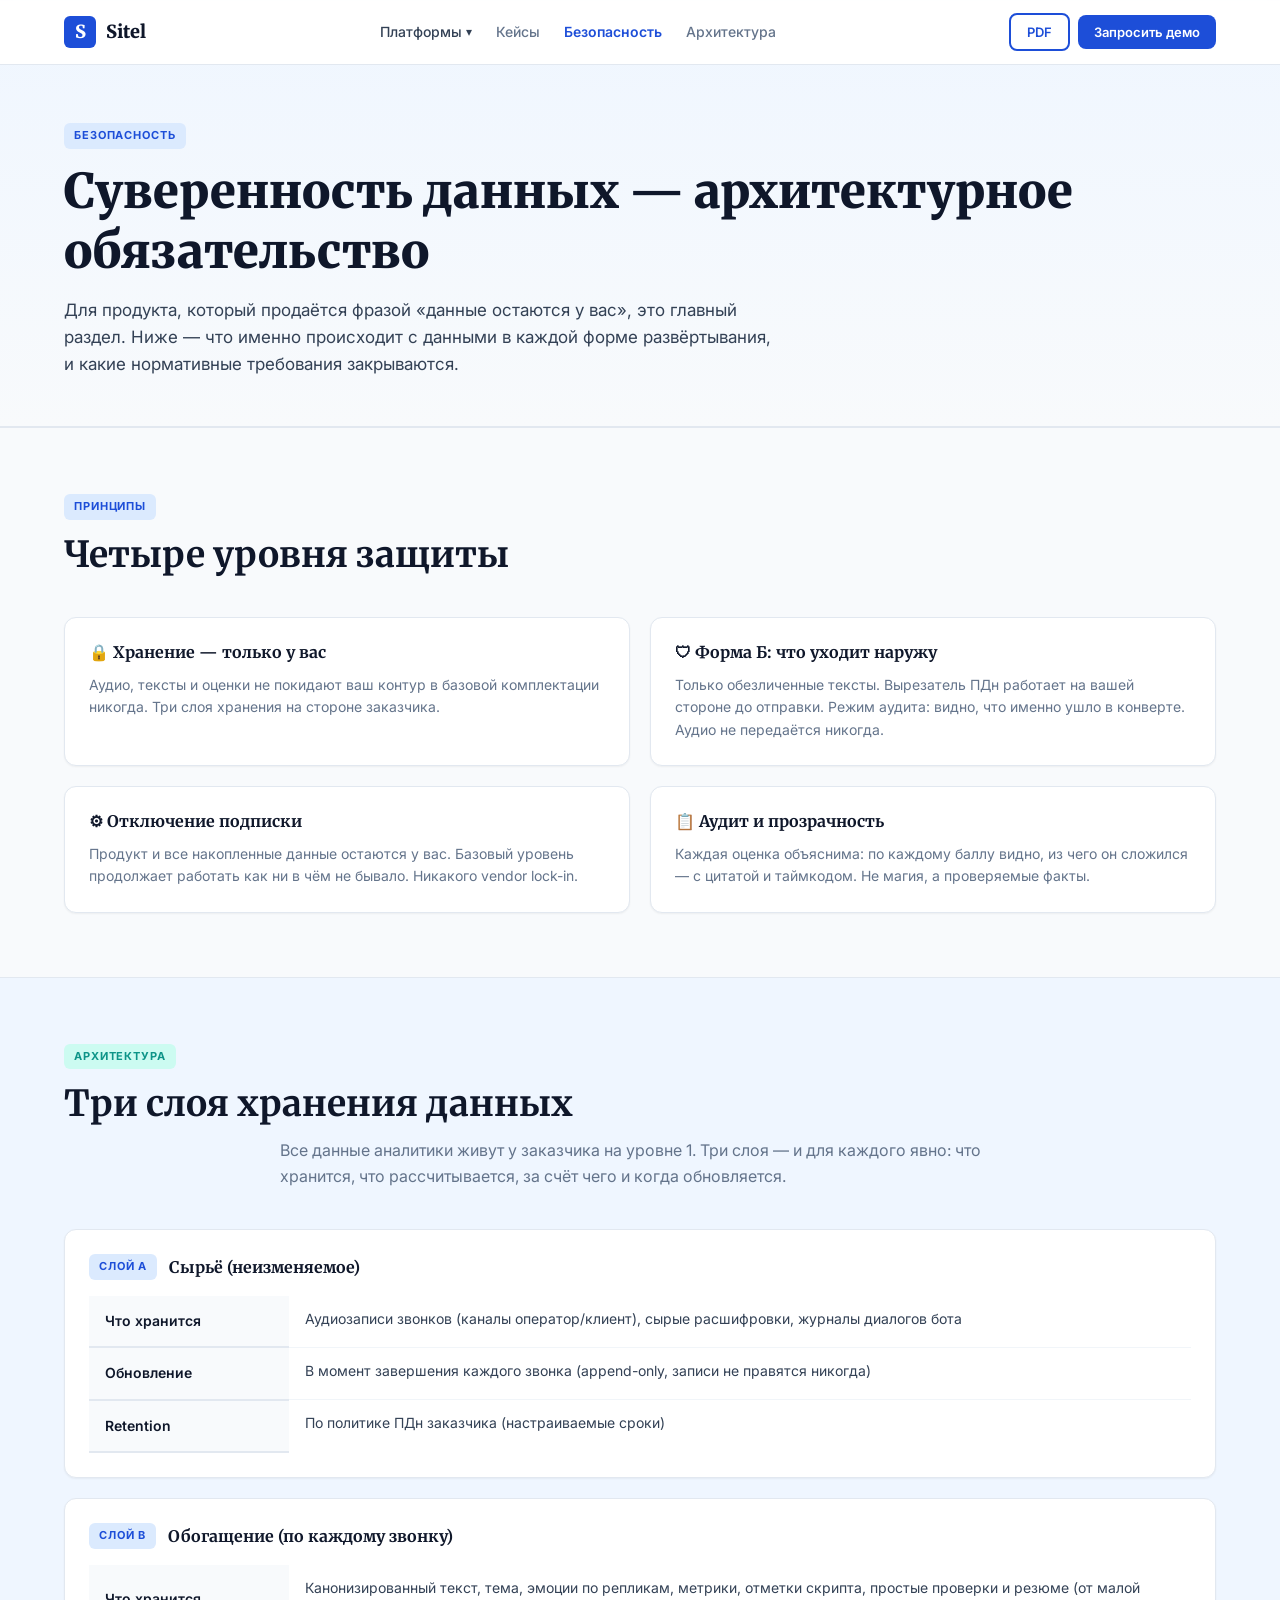
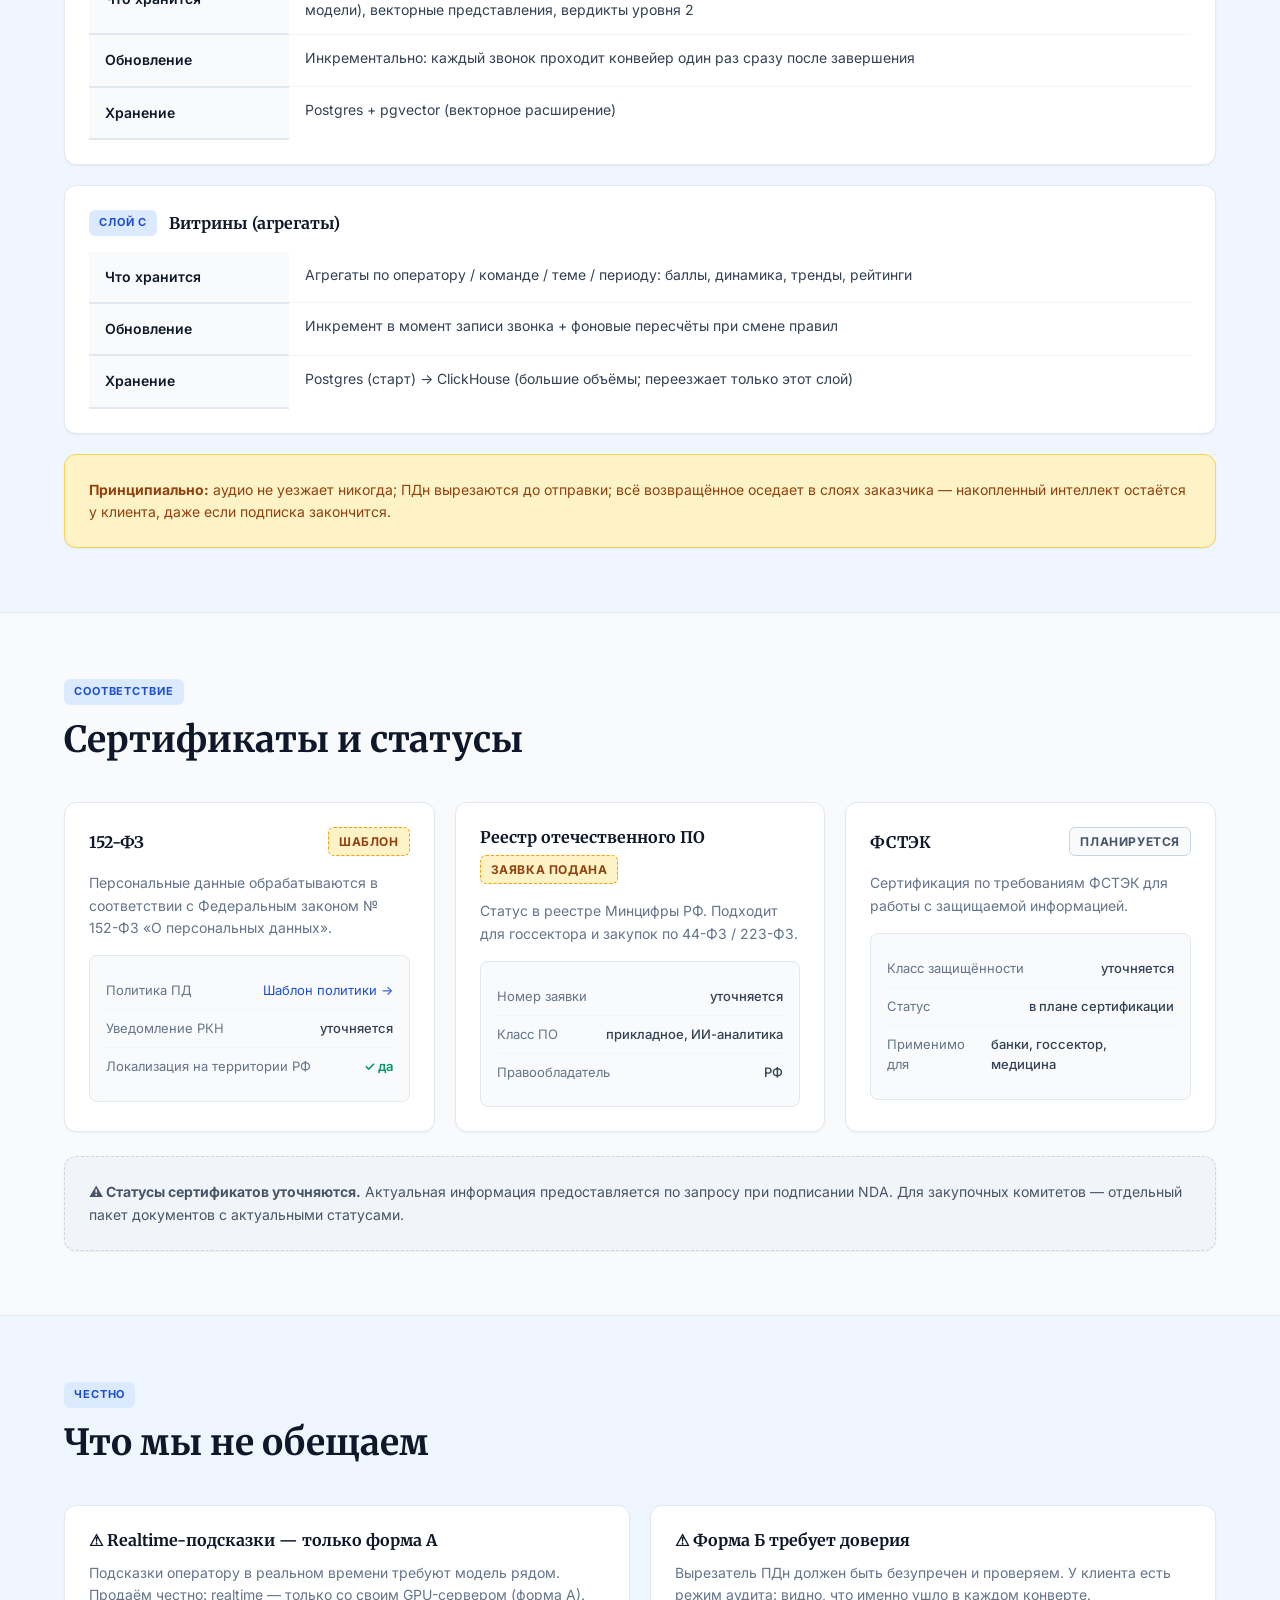
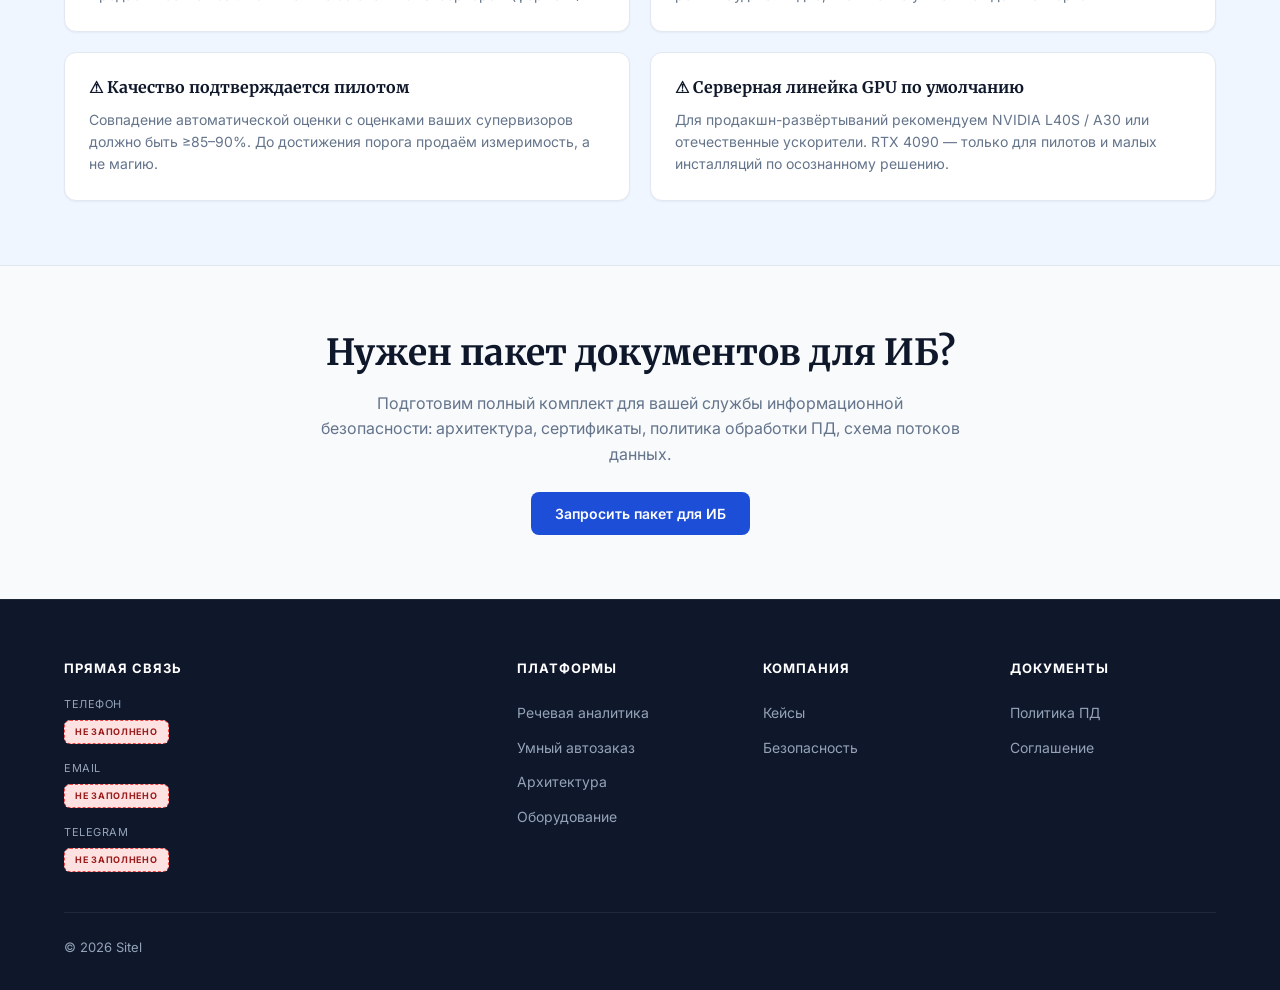
<file: security.html>
<!DOCTYPE html>
<html lang="ru">
<head>
  <meta charset="UTF-8">
  <meta name="viewport" content="width=device-width, initial-scale=1.0">
  <title>Безопасность и соответствие — Sitel</title>
  <meta name="description" content="Архитектурная суверенность данных: 152-ФЗ, реестр отечественного ПО, ФСТЭК. Схема потоков данных для трёх контуров развёртывания.">
  
  <meta property="og:title" content="Безопасность и соответствие — Sitel">
  <meta property="og:description" content="Данные не покидают ваш контур. Схема потоков, обезличивание, сертификаты.">
  <meta property="og:type" content="website">
  <meta property="og:image" content="/images/og-preview.png">
  <meta property="og:url" content="/security.html">
  
  <link rel="icon" type="image/svg+xml" href="data:image/svg+xml,<svg xmlns='http://www.w3.org/2000/svg' viewBox='0 0 100 100'><rect width='100' height='100' rx='20' fill='%231D4ED8'/><text x='50' y='68' text-anchor='middle' fill='white' font-size='58' font-family='Georgia' font-weight='900'>S</text></svg>">
  
  <link rel="preconnect" href="https://fonts.googleapis.com">
  <link rel="preconnect" href="https://fonts.gstatic.com" crossorigin>
  <link href="https://fonts.googleapis.com/css2?family=Inter:wght@400;500;600;700;800&family=Merriweather:wght@700;900&display=swap" rel="stylesheet">
  <link rel="stylesheet" href="css/styles.css">


</head>

<body>

<header class="site-header" id="site-header">
  <div class="container header-inner">
    <a href="index.html" class="logo"><div class="logo-icon">S</div><span class="logo-text">Sitel</span></a>
    <nav class="nav-links">
      <div class="dropdown" id="products-dropdown">
        <button class="dropdown-toggle" onclick="toggleDropdown('products-dropdown')" aria-expanded="false">Платформы</button>
        <div class="dropdown-menu">
          <a href="index.html">Речевая аналитика </a>
          <a href="platforms/auto-order.html">Умный автозаказ</a>
          <a href="platforms/docs.html">Документооборот</a>
        </div>
      </div>
      <a href="cases.html">Кейсы</a>
      <a href="security.html" style="color:var(--blue-700);font-weight:600;">Безопасность</a>
      <a href="architecture.html">Архитектура</a>
    </nav>
    <div class="header-actions">
      <a href="downloads/sitel-presentation.pdf" download class="btn btn-outline btn-sm">PDF</a>
      <a href="contact.html" class="btn btn-primary btn-sm">Запросить демо</a>
    </div>
    <button class="mobile-toggle" onclick="document.getElementById('mobile-menu').classList.toggle('open')" aria-label="Меню">
      <svg width="24" height="24" viewBox="0 0 24 24" fill="none" stroke="currentColor" stroke-width="2"><line x1="3" y1="6" x2="21" y2="6"/><line x1="3" y1="12" x2="21" y2="12"/><line x1="3" y1="18" x2="21" y2="18"/></svg>
    </button>
  </div>
  <div class="mobile-menu" id="mobile-menu">
    <strong style="display:block;padding:12px 0;font-size:13px;color:var(--text-light);text-transform:uppercase;">Платформы</strong>
    <div class="mobile-submenu">
      <a href="index.html" onclick="closeMobile()">Речевая аналитика </a>
      <a href="platforms/auto-order.html" onclick="closeMobile()">Умный автозаказ</a>
      <a href="platforms/docs.html" onclick="closeMobile()">Документооборот</a>
    </div>
    <a href="cases.html" onclick="closeMobile()">Кейсы</a>
    <a href="security.html" onclick="closeMobile()" style="color:var(--blue-700);font-weight:600;">Безопасность</a>
    <a href="architecture.html" onclick="closeMobile()">Архитектура</a>
    <a href="contact.html" onclick="closeMobile()" style="color:var(--blue-700);font-weight:600;">Запросить демо →</a>
  </div>
</header>

<section class="page-hero">
  <div class="container">
    <span class="badge badge-blue" style="margin-bottom:12px;">БЕЗОПАСНОСТЬ</span>
    <h1>Суверенность данных — архитектурное обязательство</h1>
    <p>Для продукта, который продаётся фразой «данные остаются у вас», это главный раздел. Ниже — что именно происходит с данными в каждой форме развёртывания, и какие нормативные требования закрываются.</p>
  </div>
</section>

<!-- ПРИНЦИПЫ -->
<section>
  <div class="container">
    <div style="margin-bottom:40px;">
      <span class="badge badge-blue" style="margin-bottom:12px;">ПРИНЦИПЫ</span>
      <h2>Четыре уровня защиты</h2>
    </div>
    <div class="features-grid">
      <div class="card" style="text-align:left;">
        <h4 style="margin-bottom:12px;">🔒 Хранение — только у вас</h4>
        <p style="font-size:14px;color:var(--text-muted);">Аудио, тексты и оценки не покидают ваш контур в базовой комплектации никогда. Три слоя хранения на стороне заказчика.</p>
      </div>
      <div class="card" style="text-align:left;">
        <h4 style="margin-bottom:12px;">🛡 Форма Б: что уходит наружу</h4>
        <p style="font-size:14px;color:var(--text-muted);">Только обезличенные тексты. Вырезатель ПДн работает на вашей стороне до отправки. Режим аудита: видно, что именно ушло в конверте. Аудио не передаётся никогда.</p>
      </div>
      <div class="card" style="text-align:left;">
        <h4 style="margin-bottom:12px;">⚙ Отключение подписки</h4>
        <p style="font-size:14px;color:var(--text-muted);">Продукт и все накопленные данные остаются у вас. Базовый уровень продолжает работать как ни в чём не бывало. Никакого vendor lock-in.</p>
      </div>
      <div class="card" style="text-align:left;">
        <h4 style="margin-bottom:12px;">📋 Аудит и прозрачность</h4>
        <p style="font-size:14px;color:var(--text-muted);">Каждая оценка объяснима: по каждому баллу видно, из чего он сложился — с цитатой и таймкодом. Не магия, а проверяемые факты.</p>
      </div>
    </div>
  </div>
</section>

<!-- СЛОИ ХРАНЕНИЯ -->
<section class="section-blue">
  <div class="container">
    <div style="margin-bottom:40px;">
      <span class="badge badge-teal" style="margin-bottom:12px;">АРХИТЕКТУРА</span>
      <h2>Три слоя хранения данных</h2>
      <p style="max-width:720px;margin:12px auto 0;color:var(--text-muted);">Все данные аналитики живут у заказчика на уровне 1. Три слоя — и для каждого явно: что хранится, что рассчитывается, за счёт чего и когда обновляется.</p>
    </div>
    <div style="display:grid;grid-template-columns:1fr;gap:20px;">
      <div class="card" style="text-align:left;">
        <div style="display:flex;align-items:center;gap:12px;margin-bottom:16px;">
          <span class="badge badge-blue">СЛОЙ A</span>
          <h4 style="margin:0;">Сырьё (неизменяемое)</h4>
        </div>
        <table class="spec-table">
          <tr><th style="width:200px;">Что хранится</th><td>Аудиозаписи звонков (каналы оператор/клиент), сырые расшифровки, журналы диалогов бота</td></tr>
          <tr><th>Обновление</th><td>В момент завершения каждого звонка (append-only, записи не правятся никогда)</td></tr>
          <tr><th>Retention</th><td>По политике ПДн заказчика (настраиваемые сроки)</td></tr>
        </table>
      </div>
      <div class="card" style="text-align:left;">
        <div style="display:flex;align-items:center;gap:12px;margin-bottom:16px;">
          <span class="badge badge-blue">СЛОЙ B</span>
          <h4 style="margin:0;">Обогащение (по каждому звонку)</h4>
        </div>
        <table class="spec-table">
          <tr><th style="width:200px;">Что хранится</th><td>Канонизированный текст, тема, эмоции по репликам, метрики, отметки скрипта, простые проверки и резюме (от малой модели), векторные представления, вердикты уровня 2</td></tr>
          <tr><th>Обновление</th><td>Инкрементально: каждый звонок проходит конвейер один раз сразу после завершения</td></tr>
          <tr><th>Хранение</th><td>Postgres + pgvector (векторное расширение)</td></tr>
        </table>
      </div>
      <div class="card" style="text-align:left;">
        <div style="display:flex;align-items:center;gap:12px;margin-bottom:16px;">
          <span class="badge badge-blue">СЛОЙ C</span>
          <h4 style="margin:0;">Витрины (агрегаты)</h4>
        </div>
        <table class="spec-table">
          <tr><th style="width:200px;">Что хранится</th><td>Агрегаты по оператору / команде / теме / периоду: баллы, динамика, тренды, рейтинги</td></tr>
          <tr><th>Обновление</th><td>Инкремент в момент записи звонка + фоновые пересчёты при смене правил</td></tr>
          <tr><th>Хранение</th><td>Postgres (старт) → ClickHouse (большие объёмы; переезжает только этот слой)</td></tr>
        </table>
      </div>
    </div>
    <div class="card" style="margin-top:20px;background:#FEF3C7;border-color:#FCD34D; text-align:left;">
      <p style="font-size:14px;color:#92400E;"><strong>Принципиально:</strong> аудио не уезжает никогда; ПДн вырезаются до отправки; всё возвращённое оседает в слоях заказчика — накопленный интеллект остаётся у клиента, даже если подписка закончится.</p>
    </div>
  </div>
</section>

<!-- СЕРТИФИКАТЫ -->
<section>
  <div class="container">
    <div style="margin-bottom:40px;">
      <span class="badge badge-blue" style="margin-bottom:12px;">СООТВЕТСТВИЕ</span>
      <h2>Сертификаты и статусы</h2>
    </div>
    <div class="cert-grid">
      <div class="cert-card">
        <div style="display:flex;justify-content:space-between;align-items:center;margin-bottom:16px;flex-wrap:wrap;gap:8px;">
          <h4 style="margin:0;">152-ФЗ</h4>
          <span class="cert-status pending">шаблон</span>
        </div>
        <p style="font-size:14px;color:var(--text-muted);margin-bottom:12px;">Персональные данные обрабатываются в соответствии с Федеральным законом № 152-ФЗ «О персональных данных».</p>
        <div class="legal-box" style="margin-top:16px;">
          <div class="row"><span class="label">Политика ПД</span><a href="privacy.html" style="color:var(--blue-700);text-decoration:none;">Шаблон политики →</a></div>
          <div class="row"><span class="label">Уведомление РКН</span><span class="value">уточняется</span></div>
          <div class="row"><span class="label">Локализация на территории РФ</span><span style="color:#059669;font-weight:600;">✓ да</span></div>
        </div>
      </div>
      <div class="cert-card">
        <div style="display:flex;justify-content:space-between;align-items:center;margin-bottom:16px;flex-wrap:wrap;gap:8px;">
          <h4 style="margin:0;">Реестр отечественного ПО</h4>
          <span class="cert-status pending">заявка подана</span>
        </div>
        <p style="font-size:14px;color:var(--text-muted);margin-bottom:12px;">Статус в реестре Минцифры РФ. Подходит для госсектора и закупок по 44-ФЗ / 223-ФЗ.</p>
        <div class="legal-box" style="margin-top:16px;">
          <div class="row"><span class="label">Номер заявки</span><span class="value">уточняется</span></div>
          <div class="row"><span class="label">Класс ПО</span><span class="value">прикладное, ИИ-аналитика</span></div>
          <div class="row"><span class="label">Правообладатель</span><span class="value">РФ</span></div>
        </div>
      </div>
      <div class="cert-card">
        <div style="display:flex;justify-content:space-between;align-items:center;margin-bottom:16px;flex-wrap:wrap;gap:8px;">
          <h4 style="margin:0;">ФСТЭК</h4>
          <span class="cert-status planned">планируется</span>
        </div>
        <p style="font-size:14px;color:var(--text-muted);margin-bottom:12px;">Сертификация по требованиям ФСТЭК для работы с защищаемой информацией.</p>
        <div class="legal-box" style="margin-top:16px;">
          <div class="row"><span class="label">Класс защищённости</span><span class="value">уточняется</span></div>
          <div class="row"><span class="label">Статус</span><span class="value">в плане сертификации</span></div>
          <div class="row"><span class="label">Применимо для</span><span class="value">банки, госсектор, медицина</span></div>
        </div>
      </div>
    </div>
    <div class="card" style="margin-top:24px;background:#F1F5F9;border-style:dashed;border-color:#CBD5E1; text-align:left;">
      <p style="font-size:14px;color:#475569;"><strong>⚠ Статусы сертификатов уточняются.</strong> Актуальная информация предоставляется по запросу при подписании NDA. Для закупочных комитетов — отдельный пакет документов с актуальными статусами.</p>
    </div>
  </div>
</section>

<!-- ЧЕСТНЫЕ ОГОВОРКИ -->
<section class="section-blue">
  <div class="container">
    <div style="margin-bottom:40px;">
      <span class="badge badge-blue" style="margin-bottom:12px;">ЧЕСТНО</span>
      <h2>Что мы не обещаем</h2>
    </div>
    <div class="features-grid">
      <div class="card" style="text-align:left;">
        <h4 style="margin-bottom:12px;">⚠ Realtime-подсказки — только форма А</h4>
        <p style="font-size:14px;color:var(--text-muted);">Подсказки оператору в реальном времени требуют модель рядом. Продаём честно: realtime — только со своим GPU-сервером (форма А).</p>
      </div>
      <div class="card" style="text-align:left;">
        <h4 style="margin-bottom:12px;">⚠ Форма Б требует доверия</h4>
        <p style="font-size:14px;color:var(--text-muted);">Вырезатель ПДн должен быть безупречен и проверяем. У клиента есть режим аудита: видно, что именно ушло в каждом конверте.</p>
      </div>
      <div class="card" style="text-align:left;">
        <h4 style="margin-bottom:12px;">⚠ Качество подтверждается пилотом</h4>
        <p style="font-size:14px;color:var(--text-muted);">Совпадение автоматической оценки с оценками ваших супервизоров должно быть ≥85–90%. До достижения порога продаём измеримость, а не магию.</p>
      </div>
      <div class="card" style="text-align:left;">
        <h4 style="margin-bottom:12px;">⚠ Серверная линейка GPU по умолчанию</h4>
        <p style="font-size:14px;color:var(--text-muted);">Для продакшн-развёртываний рекомендуем NVIDIA L40S / A30 или отечественные ускорители. RTX 4090 — только для пилотов и малых инсталляций по осознанному решению.</p>
      </div>
    </div>
  </div>
</section>

<section>
  <div class="container" style="text-align:center;">
    <h2 style="margin-bottom:16px;">Нужен пакет документов для ИБ?</h2>
    <p style="max-width:640px;margin:0 auto 24px;color:var(--text-muted);">Подготовим полный комплект для вашей службы информационной безопасности: архитектура, сертификаты, политика обработки ПД, схема потоков данных.</p>
    <a href="contact.html" class="btn btn-primary">Запросить пакет для ИБ</a>
  </div>
</section>

<!-- FOOTER -->
<footer class="site-footer">
  <div class="container">
    <div class="footer-top-grid">
      
      <!-- Колонка 1: Контакты -->
      <div class="footer-info-block">
        <h4>ПРЯМАЯ СВЯЗЬ</h4>
        <div class="contact-item">
          <span class="contact-label">Телефон</span>
          <span class="contact-value"><span class="badge badge-template">НЕ ЗАПОЛНЕНО</span></span>
        </div>
        <div class="contact-item">
          <span class="contact-label">Email</span>
          <span class="contact-value"><span class="badge badge-template">НЕ ЗАПОЛНЕНО</span></span>
        </div>
        <div class="contact-item">
          <span class="contact-label">Telegram</span>
          <span class="contact-value"><span class="badge badge-template">НЕ ЗАПОЛНЕНО</span></span>
        </div>
      </div>
      
      <!-- Колонка 2: Платформы -->
      <div class="footer-info-block">
        <h4>ПЛАТФОРМЫ</h4>
        <a href="index.html">Речевая аналитика</a>
        <a href="platforms/auto-order.html">Умный автозаказ</a>
        <a href="architecture.html">Архитектура</a>
        <a href="platforms/auto-order.html">Оборудование</a>
      </div>

      <!-- Колонка 3: Компания -->
      <div class="footer-info-block">
        <h4>КОМПАНИЯ</h4>
        <a href="cases.html">Кейсы</a>
        <a href="security.html">Безопасность</a>
      </div>

      <!-- Колонка 4: Документы -->
      <div class="footer-info-block">
        <h4>ДОКУМЕНТЫ</h4>
        <a href="privacy.html">Политика ПД</a>
        <a href="#">Соглашение</a>
      </div>

    </div>
    
    <div class="footer-bottom">
      <div style="display:flex;align-items:center;gap:4px;">
        <span>© 2026 Sitel</span>
      </div>
    </div>
  </div>
</footer>

<script>
// Header scroll
const header = document.getElementById('site-header');
window.addEventListener('scroll', () => {
  header.classList.toggle('scrolled', window.scrollY > 20);
}, { passive: true });

// Mobile menu
function closeMobile() { 
  document.getElementById('mobile-menu').classList.remove('open'); 
}

// Dropdown
function toggleDropdown(id) {
  const dropdown = document.getElementById(id);
  if (!dropdown) return;
  dropdown.classList.toggle('open');
}

document.addEventListener('click', (e) => {
  document.querySelectorAll('.dropdown.open').forEach(d => {
    if (!d.contains(e.target)) d.classList.remove('open');
  });
});

// Smooth scroll
document.querySelectorAll('a[href^="#"]').forEach(a => {
  a.addEventListener('click', function(e) {
    const href = this.getAttribute('href');
    if (href === '#' || this.getAttribute('onclick')) return;
    const target = document.querySelector(href);
    if (target) { 
      e.preventDefault(); 
      window.scrollTo({ top: target.getBoundingClientRect().top + window.pageYOffset - 80, behavior: 'smooth' }); 
      closeMobile(); 
    }
  });
});
</script>
</body>
</html>
</file>
<file: css/styles.css>
*, *::before, *::after { 
  box-sizing: border-box; 
  margin: 0; 
  padding: 0; 
}

:root {
  --bg: #F8FAFC;
  --bg-white: #FFFFFF;
  --bg-blue: #EFF6FF;
  --bg-dark: #0F172A;
  --bg-card-dark: rgba(30, 41, 59, 0.6);
  
  --text-primary: #0F172A;
  --text-secondary: #334155;
  --text-muted: #64748B;
  --text-light: #94A3B8;
  
  --blue-900: #1E3A5F;
  --blue-700: #1D4ED8;
  --blue-600: #2563EB;
  --blue-500: #3B82F6;
  --blue-100: #DBEAFE;
  --blue-50: #EFF6FF;
  
  --teal-600: #0D9488;
  --teal-100: #CCFBF1;
  
  --border: #E2E8F0;
  --border-light: #F1F5F9;
  
  --red-500: #EF4444;
  --green-500: #22C55E;
  --amber-500: #F59E0B;
  
  --shadow-sm: 0 1px 2px rgba(0,0,0,.05);
  --shadow-md: 0 4px 12px rgba(0,0,0,.08);
  --shadow-lg: 0 12px 32px rgba(0,0,0,.1);
  
  --radius: 12px;
  --radius-lg: 16px;
}

body { 
  font-family: 'Inter', -apple-system, BlinkMacSystemFont, sans-serif; 
  background: var(--bg); 
  color: var(--text-secondary); 
  font-size: 16px; 
  line-height: 1.6; 
  -webkit-font-smoothing: antialiased; 
}

h1, h2, h3, h4 { 
  font-family: 'Merriweather', 'Georgia', serif; 
  color: var(--text-primary); 
  line-height: 1.25; 
}
h1 { font-size: clamp(1.875rem, 4vw, 3rem); font-weight: 900; }
h2 { font-size: clamp(1.5rem, 3vw, 2.25rem); font-weight: 700; }
h3 { font-size: clamp(1.125rem, 2vw, 1.5rem); font-weight: 700; }
h4 { font-size: 1rem; font-weight: 700; }

.container { 
  max-width: 1200px; 
  margin: 0 auto; 
  padding: 0 24px; 
}

/* =========================================
   2. УТИЛИТЫ, КНОПКИ И БЭДЖИ
   ========================================= */
.btn { 
  display: inline-flex; 
  align-items: center; 
  justify-content: center; 
  gap: 6px; 
  font-family: 'Inter', sans-serif; 
  font-weight: 600; 
  font-size: 14px; 
  padding: 12px 24px; 
  border-radius: 8px; 
  border: none; 
  cursor: pointer; 
  transition: all .2s ease; 
  text-decoration: none; 
  line-height: 1.4; 
  white-space: nowrap; 
}
.btn-primary { background: var(--blue-700); color: #fff; }
.btn-primary:hover { background: var(--blue-900); transform: translateY(-1px); box-shadow: var(--shadow-md); }
.btn-outline { background: transparent; color: var(--blue-700); border: 2px solid var(--blue-700); }
.btn-outline:hover { background: var(--blue-50); }
.btn-sm { padding: 8px 16px; font-size: 13px; }
.btn-block { width: 100%; }

.badge { 
  display: inline-block; 
  font-family: 'Inter', sans-serif; 
  font-size: 11px; 
  font-weight: 700; 
  letter-spacing: .08em; 
  text-transform: uppercase; 
  padding: 4px 10px; 
  border-radius: 6px; 
}
.badge-blue { background: var(--blue-100); color: var(--blue-700); }
.badge-teal { background: var(--teal-100); color: var(--teal-600); }
.badge-dark { background: var(--bg-dark); color: #fff; }
.badge-amber { background: #FEF3C7; color: #92400E; }
.badge-template { background: #FEE2E2; color: #991B1B; border: 1px dashed #EF4444; font-size: 9px; }

.placeholder-tag { 
  display: inline-block; 
  background: #FEE2E2; color: #991B1B; 
  border: 1px dashed #EF4444; font-size: 10px; font-weight: 700; 
  letter-spacing: 0.08em; text-transform: uppercase; 
  padding: 4px 10px; border-radius: 20px; white-space: nowrap; flex-shrink: 0; 
}

.card { 
  background: var(--bg-white); 
  border: 1px solid var(--border); 
  border-radius: var(--radius); 
  padding: 24px; 
  box-shadow: var(--shadow-sm); 
  transition: box-shadow .2s ease, transform .2s ease; 
}
.card:hover { box-shadow: var(--shadow-md); transform: translateY(-2px); }
.card-flat { background: var(--bg-white); border: 1px solid var(--border); border-radius: var(--radius); padding: 24px; }

section { padding: 64px 0; }
section + section { border-top: 1px solid var(--border); }
.section-blue { background: var(--blue-50); }

/* =========================================
   3. ШАПКА (HEADER)
   ========================================= */
.site-header { 
  position: fixed; top: 0; left: 0; right: 0; z-index: 100; 
  background: rgba(255,255,255,.95); 
  backdrop-filter: blur(12px); 
  -webkit-backdrop-filter: blur(12px); 
  border-bottom: 1px solid var(--border); 
}
.header-inner { display: flex; align-items: center; justify-content: space-between; height: 64px; gap: 24px; }
.logo { display: flex; align-items: center; gap: 10px; text-decoration: none; flex-shrink: 0; }
.logo-icon { 
  width: 32px; height: 32px; background: var(--blue-700); border-radius: 6px; 
  display: flex; align-items: center; justify-content: center; 
  color: #fff; font-weight: 900; font-size: 18px; font-family: 'Merriweather', serif; 
}
.logo-text { font-family: 'Merriweather', serif; font-weight: 900; font-size: 18px; color: var(--text-primary); }
.logo-text-icon { padding-top: 0.5rem;}

.nav-links { display: flex; gap: 24px; align-items: center; }
.nav-links a { color: var(--text-muted); text-decoration: none; font-size: 14px; font-weight: 500; }
.nav-links a:hover { color: var(--blue-700); }

.dropdown { position: relative; }
.dropdown-toggle { cursor: pointer; display: flex; align-items: center; gap: 4px; background: none; border: none; font: inherit; color: inherit; font-size: 14px; font-weight: 500; }
.dropdown-toggle::after { content: '▾'; font-size: 12px; }
.dropdown-menu { 
  position: absolute; top: calc(100% + 8px); left: 0; background: #fff; 
  border: 1px solid var(--border); border-radius: 8px; box-shadow: var(--shadow-lg); 
  padding: 8px 0; min-width: 240px; opacity: 0; visibility: hidden; 
  transform: translateY(-8px); transition: all .2s ease; 
}
.dropdown.open .dropdown-menu { opacity: 1; visibility: visible; transform: translateY(0); }
.dropdown-menu a { display: block; padding: 10px 16px; color: var(--text-secondary); text-decoration: none; font-size: 14px; }
.dropdown-menu a:hover { background: var(--bg); color: var(--blue-700); }

.header-actions { display: flex; gap: 8px; align-items: center; flex-shrink: 0; }
.mobile-toggle { display: none; background: none; border: none; cursor: pointer; padding: 8px; }
.mobile-menu { display: none; position: absolute; top: 64px; left: 0; right: 0; background: #fff; border-bottom: 1px solid var(--border); padding: 16px 24px; box-shadow: var(--shadow-md); }
.mobile-menu.open { display: block; }
.mobile-menu a { display: block; padding: 12px 0; color: var(--text-secondary); text-decoration: none; font-weight: 500; border-bottom: 1px solid var(--border-light); }
.mobile-menu a:last-child { border-bottom: none; }
.mobile-submenu { padding-left: 16px; }
.mobile-submenu a { font-size: 14px; color: var(--text-muted); padding: 8px 0; }

/* =========================================
   4. HERO СЕКЦИИ
   ========================================= */
.hero { padding: 120px 0 48px; border: none; }
.hero-grid { display: grid; grid-template-columns: 1fr 1fr; gap: 48px; align-items: center; }
.hero h1 { margin-bottom: 20px; }
.hero h1 span { color: var(--blue-700); }
.hero p { font-size: 17px; color: var(--text-secondary); margin-bottom: 28px; max-width: 540px; }
.hero-buttons { display: flex; gap: 12px; flex-wrap: wrap; }
.hero-visual { background: var(--bg-white); border: 1px solid var(--border); border-radius: var(--radius-lg); padding: 20px; box-shadow: var(--shadow-lg); }
.proto-dashboard { background: var(--bg); border: 1px solid var(--border); border-radius: var(--radius); overflow: hidden; position: relative; }
.proto-header { background: var(--bg-dark); padding: 10px 16px; display: flex; align-items: center; gap: 8px; }
.proto-dot { width: 10px; height: 10px; border-radius: 50%; }
.proto-body { padding: 20px; }
.proto-bar { height: 8px; border-radius: 4px; margin-bottom: 8px; }
.proto-label { font-size: 11px; color: var(--text-light); text-transform: uppercase; letter-spacing: .05em; margin-bottom: 4px; font-weight: 600; }
.proto-value { font-family: 'Merriweather', serif; font-size: 1.5rem; font-weight: 900; color: var(--text-primary); }
.proto-tag { position: absolute; top: 12px; right: 12px; }

.page-hero { padding: 120px 0 48px; background: linear-gradient(180deg, #EFF6FF 0%, #F8FAFC 100%); border-bottom: 1px solid #E2E8F0; border-top: 1px solid var(--border); }
.page-hero h1 { margin-bottom: 16px; }
.page-hero p { font-size: 17px; color: var(--text-secondary); max-width: 720px; }
.back-link { display: inline-flex; align-items: center; gap: 6px; color: var(--blue-700); font-size: 14px; text-decoration: none; margin-bottom: 16px; font-weight: 500; }
.back-link:hover { text-decoration: underline; }

/* =========================================
   5. УНИКАЛЬНЫЕ БЛОКИ (Grid, Tables, Cases)
   ========================================= */
.features-grid { display: grid; grid-template-columns: repeat(2, 1fr); gap: 20px; }
.security-grid { display: grid; grid-template-columns: repeat(3, 1fr); gap: 20px; }

/* Таблицы */
.compare-table, .spec-table { width: 100%; border-collapse: collapse; font-size: 14px; }
.compare-table th, .spec-table th { text-align: left; padding: 14px 16px; background: var(--bg); font-weight: 600; color: var(--text-primary); border-bottom: 2px solid var(--border); }
.compare-table td, .spec-table td { padding: 12px 16px; border-bottom: 1px solid var(--border-light); color: var(--text-secondary); vertical-align: top; }
.compare-table tr:last-child td, .spec-table tr:last-child td { border-bottom: none; }
.compare-table .check, .spec-table .check { color: var(--green-500); font-weight: 700; }
.compare-table .pending { color: var(--amber-500); }
.compare-table .dash, .spec-table .dash { color: var(--text-light); }
.spec-table th { width: 200px; }

/* Legal Box (Security / Contacts) */
.legal-box { background: var(--bg); border: 1px solid var(--border); border-radius: 8px; padding: 16px; margin-top: 8px; }
.legal-box .row { display: flex; justify-content: space-between; padding: 8px 0; font-size: 13px; border-bottom: 1px solid var(--border-light); }
.legal-box .row:last-child { border-bottom: none; }
.legal-box .label { color: var(--text-muted); }
.legal-box .value { color: var(--text-secondary); font-weight: 500; }

/* Cases */
.case-card-large { background: white; border: 1px solid #E2E8F0; border-radius: 16px; padding: 32px; margin-bottom: 24px; display: grid; grid-template-columns: 1fr 1fr; gap: 32px; align-items: start; transition: box-shadow 0.2s ease, transform 0.2s ease; }
.case-card-large:hover { box-shadow: var(--shadow-md); transform: translateY(-2px); }
.case-meta { font-size: 13px; color: var(--text-muted); margin-bottom: 12px; }
.case-problem { background: #F1F5F9; padding: 16px; border-radius: 8px; margin-bottom: 16px; font-size: 14px; }
.case-metrics-grid { display: grid; grid-template-columns: 1fr 1fr; gap: 16px; }
.case-metric-box { background: #EFF6FF; border-radius: 12px; padding: 20px; text-align: center; transition: transform 0.2s ease; }
.case-metric-box:hover { transform: scale(1.05); }
.case-metric-box .value { font-family: 'Merriweather', serif; font-size: 2.5rem; font-weight: 900; color: var(--blue-700); line-height: 1; margin-bottom: 6px; }
.case-metric-box .label { font-size: 12px; color: var(--text-muted); text-transform: uppercase; letter-spacing: 0.05em; font-weight: 600; }

/* Accordion */
.accordion-item { border: 1px solid var(--border); border-radius: var(--radius); margin-bottom: 8px; background: var(--bg-white); overflow: hidden; }
.accordion-btn { width: 100%; display: flex; align-items: center; gap: 12px; padding: 16px 20px; background: none; border: none; cursor: pointer; text-align: left; font-family: 'Inter', sans-serif; }
.accordion-btn:hover { background: var(--bg); }
.accordion-btn .title { font-weight: 600; font-size: 15px; color: var(--text-primary); flex: 1; }
.accordion-btn .arrow { transition: transform .3s; color: var(--text-light); flex-shrink: 0; }
.accordion-btn .arrow.open { transform: rotate(180deg); }
.accordion-content { max-height: 0; overflow: hidden; transition: max-height .4s ease; }
.accordion-content.open { max-height: 1200px; }
.accordion-body { padding: 0 20px 20px 52px; }
.accordion-body ul { list-style: none; padding: 0; }
.accordion-body li { padding: 6px 0; font-size: 14px; color: var(--text-secondary); display: flex; gap: 8px; }
.accordion-body li::before { content: "→"; color: var(--blue-600); flex-shrink: 0; }

/* Contact Section */
.contact-section { background: var(--bg-dark); color: #94A3B8; padding: 64px 0; }
.contact-section h2 { color: #FFFFFF; }
.contact-grid { display: grid; grid-template-columns: 1.2fr 1fr; gap: 40px; align-items: start; }
.contact-info-card { background: #1E293B; border: 1px solid #334155; border-radius: var(--radius); padding: 24px; margin-bottom: 20px; text-align: left; }
.contact-info-card:last-child { margin-bottom: 0; }
.contact-info-card h4 { font-family: 'Inter', sans-serif; font-size: 13px; font-weight: 700; letter-spacing: 0.08em; text-transform: uppercase; color: #FFFFFF; margin-bottom: 16px; }
.contact-section .form-row { display: grid; grid-template-columns: 1fr 1fr; gap: 16px; margin-bottom: 16px; }
.contact-section .form-group { margin-bottom: 16px; }
.contact-section .form-label { display: block; color: #94A3B8; font-weight: 500; font-size: 14px; margin-bottom: 8px; }
.contact-section .form-input { width: 100%; background: #0F172A; color: #fff; border: 1px solid #334155; border-radius: 8px; padding: 12px 16px; font-family: inherit; font-size: 14px; transition: border-color .2s; outline: none; }
.contact-section .form-input::placeholder { color: #64748B; }
.contact-section .form-input:focus { border-color: var(--blue-600); }
.contact-section .checkbox-group { display: flex; gap: 10px; align-items: flex-start; color: #94A3B8; font-size: 13px; }
.contact-section .checkbox-group a { color: var(--blue-500); text-decoration: underline; text-underline-offset: 3px; }

/* Contact Placeholders (Плейсхолдеры контактов) */
.contact-placeholder { 
  background: #0B1220; 
  border: 1.5px dashed rgba(148, 163, 184, 0.3); 
  border-radius: 8px; 
  padding: 14px 16px; 
  display: flex; 
  align-items: center; 
  justify-content: space-between; 
  gap: 12px; 
}
.contact-placeholder .icon { 
  width: 36px; height: 36px; 
  background: rgba(59, 130, 246, 0.15); 
  border-radius: 8px; 
  display: flex; align-items: center; justify-content: center; 
  color: var(--blue-500); flex-shrink: 0; 
}

/* Сертификаты (Security) */
.cert-grid { display: grid; grid-template-columns: repeat(3, 1fr); gap: 20px; }
.cert-card { background: var(--bg-white); border: 1px solid var(--border); border-radius: var(--radius); padding: 24px; box-shadow: var(--shadow-sm); transition: all .2s ease; }
.cert-card:hover { box-shadow: var(--shadow-md); transform: translateY(-2px); }
.cert-status { display: inline-flex; align-items: center; gap: 6px; font-size: 12px; font-weight: 700; padding: 4px 10px; border-radius: 6px; letter-spacing: .05em; text-transform: uppercase; }
.cert-status.pending { background: #FEF3C7; color: #92400E; border: 1px dashed #F59E0B; }
.cert-status.planned { background: var(--bg); color: #475569; border: 1px solid #CBD5E1; }

/* =========================================
   6. ФУТЕР (КОМПАКТНЫЙ, БЕЗ ФОРМЫ)
   ========================================= */
.site-footer { 
  background: var(--bg-dark); 
  color: #94A3B8; 
  padding: 60px 0 32px; 
  border-top: 1px solid rgba(148, 163, 184, 0.1); 
}

.footer-top-grid { 
  display: grid; 
  grid-template-columns: 2fr 1fr 1fr 1fr; /* 4 колонки на ПК */
  gap: 40px; 
  margin-bottom: 40px; 
}

.footer-info-block h4 { 
  color: #fff; 
  font-family: 'Inter', sans-serif; 
  font-size: 13px; 
  text-transform: uppercase; 
  letter-spacing: .08em; 
  margin-bottom: 20px; 
}

.contact-item { 
  display: flex; 
  flex-direction: column; 
  margin-bottom: 16px; 
}
.contact-item:last-child { margin-bottom: 0; }
.contact-label { 
  font-size: 11px; 
  color: var(--text-light); 
  margin-bottom: 4px; 
  text-transform: uppercase; 
  letter-spacing: .05em; 
}
.contact-value { 
  font-size: 15px; 
  color: #fff; 
  font-weight: 500; 
}

.footer-info-block > a { 
  display: block;
  color: #94A3B8; 
  text-decoration: none; 
  font-size: 14px; 
  padding: 6px 0; 
  transition: color .2s; 
}
.footer-info-block > a:hover { color: #fff; }

.footer-bottom { 
  border-top: 1px solid #1E293B; 
  padding-top: 24px; 
  display: flex; 
  justify-content: space-between; 
  align-items: center; 
  font-size: 13px; 
  flex-wrap: wrap; 
  gap: 12px; 
}
.footer-bottom a { 
  color: var(--blue-500); 
  text-decoration: none; 
  transition: color .2s; 
}
.footer-bottom a:hover { color: #fff; }

/* =========================================
   7. АДАПТИВНОСТЬ
   ========================================= */
@media (max-width: 1024px) {
  .hero-grid { grid-template-columns: 1fr; gap: 32px; }
  .hero-visual { display: none; }
  .features-grid, .security-grid, .cert-grid, .case-card-large { grid-template-columns: 1fr; }
  .contact-grid { grid-template-columns: 1fr; gap: 32px; }
  .spec-table th { width: 140px; }
  
  /* На средних экранах футер делится на 2 колонки */
  .footer-top-grid {
    grid-template-columns: 1fr 1fr !important;
    gap: 32px;
  }
}

@media (max-width: 768px) {
  section { padding: 48px 0; text-align: center; }
  section .container { display: flex; flex-direction: column; align-items: center; }
  section .container > * { width: 100%; max-width: 100%; }
  section .container h2, section .container h3, section .container p { text-align: center; margin: auto; }
  section .container > .badge { margin-left: auto; margin-right: auto; display: inline-block; }

  .hero, .page-hero { padding: 96px 0 40px; text-align: center; }
  .hero-grid, .page-hero .container { display: flex; flex-direction: column; align-items: center; text-align: center; }
  .hero h1, .hero p, .page-hero h1, .page-hero p { text-align: center; margin-left: auto; margin-right: auto; }
  .hero-buttons { flex-direction: column; width: 100%; justify-content: center; align-items: center; }
  .hero-buttons .btn { width: 100%; max-width: 400px; }
  .back-link { margin-left: auto; margin-right: auto; justify-content: center; }

  .features-grid, .security-grid { grid-template-columns: 1fr !important; width: 100%; justify-items: stretch; }
  .features-grid .card, .security-grid .card { width: 100%; text-align: left; }

  .compare-table, .spec-table { font-size: 13px; text-align: left; }
  .compare-table th, .compare-table td, .spec-table th, .spec-table td { padding: 10px 12px; text-align: left; }
  .spec-table th { width: 120px; }

  .legal-box { text-align: left; }
  .legal-box .row { flex-direction: column; gap: 2px; text-align: left; }

  .case-card-large { padding: 24px; gap: 24px; text-align: left; }
  .case-metrics-grid { grid-template-columns: 1fr; gap: 12px; }

  .contact-section { padding: 48px 0; }
  .contact-info-card { padding: 16px; }
  .contact-info-card h4 { margin-bottom: 12px; }
  .contact-section .form-row { grid-template-columns: 1fr; gap: 0; }
  
  /* Компактное отображение плейсхолдеров на мобильных */
  .contact-placeholder { 
    flex-wrap: wrap; 
    align-items: center; 
    gap: 8px 12px; 
    padding: 12px 14px; 
  }
  .contact-placeholder .icon { 
    width: 32px; height: 32px; 
  }
  .contact-placeholder > div[style*="flex:1"] {
    flex: 1 1 60%;
  }
  .contact-placeholder .placeholder-tag {
    margin-left: auto;
  }

  /* Футер на планшетах */
  .site-footer { padding: 40px 0 20px; }
  .footer-top-grid { 
    grid-template-columns: 1fr 1fr !important; /* Строго 2 колонки */
    gap: 32px; 
    margin-bottom: 32px; 
    text-align: left; 
  }
  .footer-info-block, .contact-item {
    text-align: left;
    align-items: flex-start;
  }
  
  .footer-bottom { 
    flex-direction: column; 
    text-align: center; 
    gap: 8px; 
    padding-top: 20px; 
  }

  .nav-links { display: none; }
  .header-actions .btn-outline { display: none; }
  .mobile-toggle { display: block; }

  section > .container > div[style*="flex"], .page-hero > .container > div[style*="flex"] {
    flex-direction: column !important; align-items: center !important; justify-content: center !important; width: 100%;
  }
  section > .container > div[style*="flex"] .btn, .page-hero > .container > div[style*="flex"] .btn {
    width: 100%; max-width: 400px;
  }

  div[style*="grid-template-columns:1fr 1fr 1fr"], div[style*="grid-template-columns:repeat(3,1fr)"] { grid-template-columns: 1fr !important; text-align: center; }
  div[style*="grid-template-columns:1fr 1fr"] { grid-template-columns: 1fr !important; }
}

@media (max-width: 480px) {
  .container { padding: 0 16px; }
  .card, .cert-card, .case-card-large { padding: 20px; }
  .btn { font-size: 13px; padding: 10px 16px; }
  h1 { font-size: 1.75rem; }
  h2 { font-size: 1.5rem; }
  h3 { font-size: 1.25rem; }
  .case-metric-box .value { font-size: 1.75rem; }

  /* Футер на телефонах — ОСТАЕТСЯ В 2 КОЛОНКИ */
  .footer-top-grid {
    grid-template-columns: 1fr 1fr !important;
    gap: 24px;
    margin-bottom: 24px;
  }
  .footer-info-block {
    text-align: left;
  }
  .contact-item {
    align-items: flex-start;
  }
  .footer-bottom {
    gap: 12px;
  }
}

@media (prefers-reduced-motion: reduce) {
  *, *::before, *::after { animation-duration: .01ms !important; transition-duration: .01ms !important; }
}
</file>
